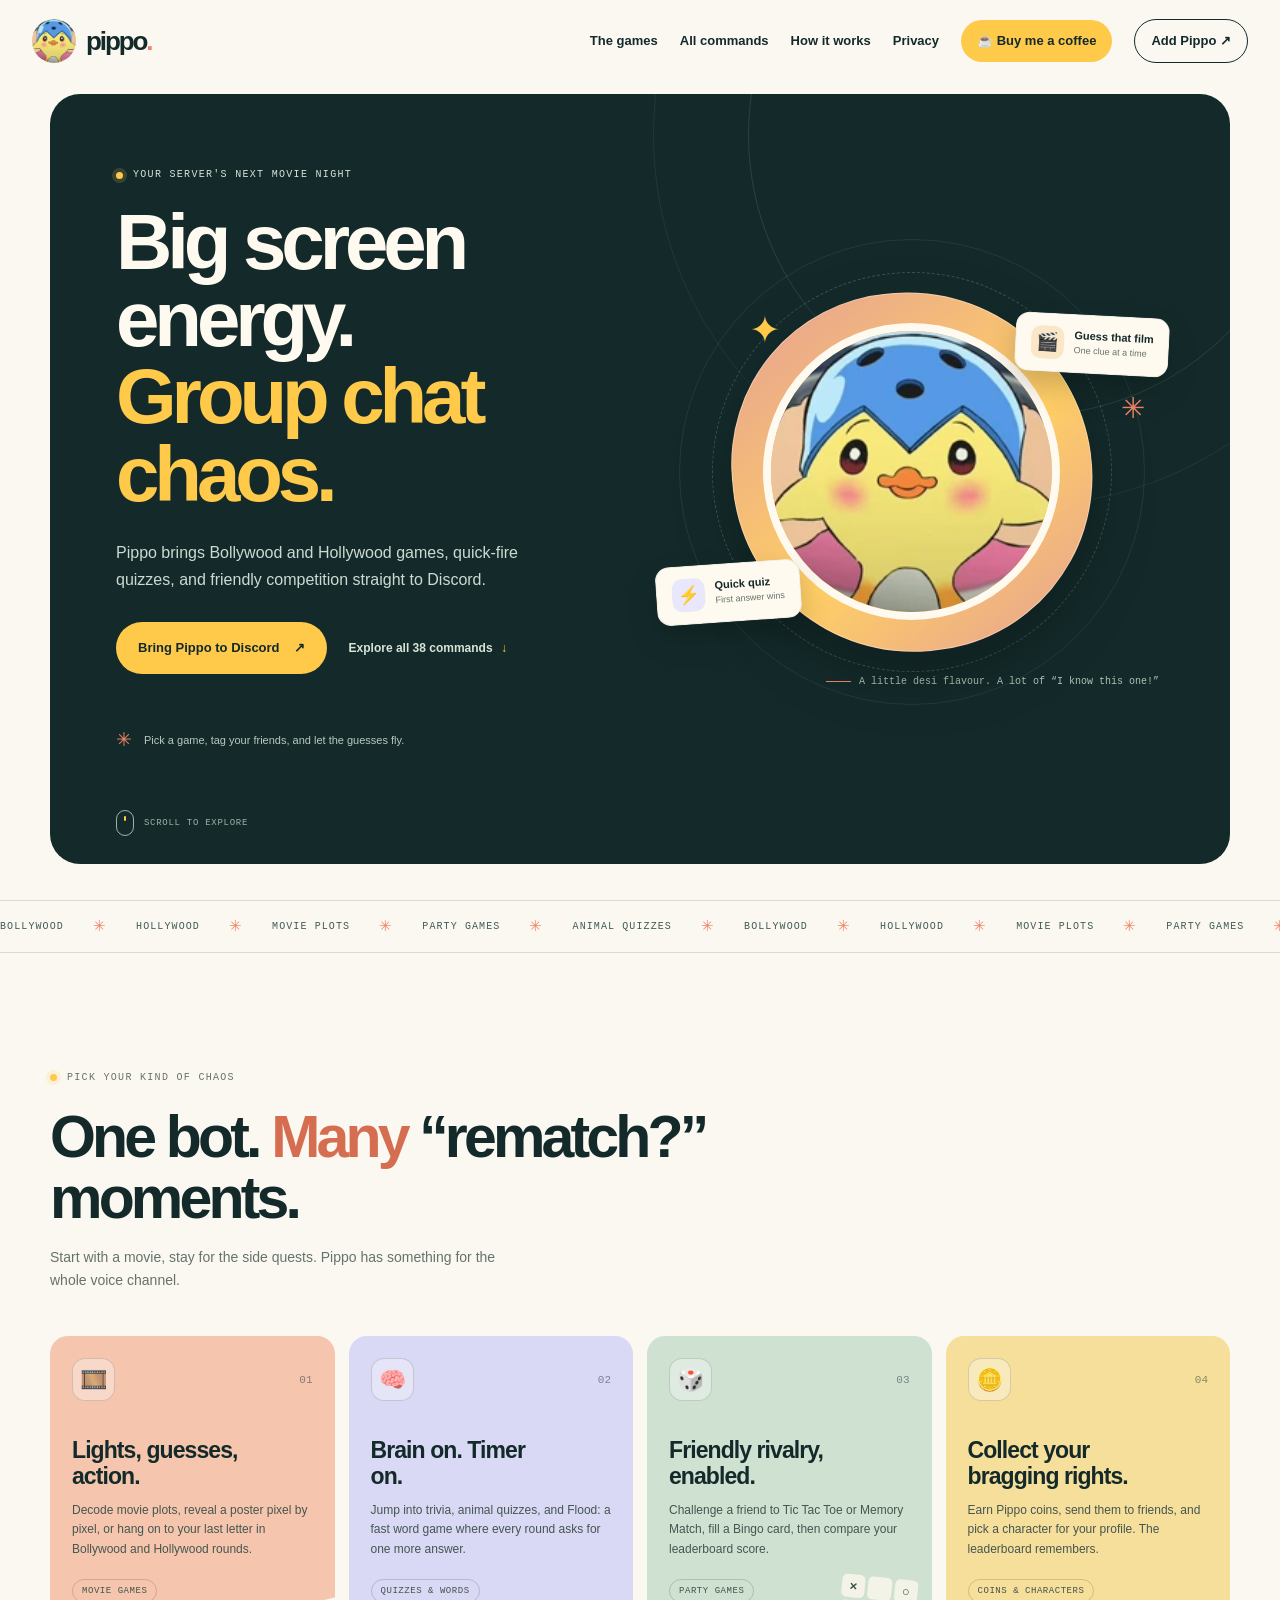
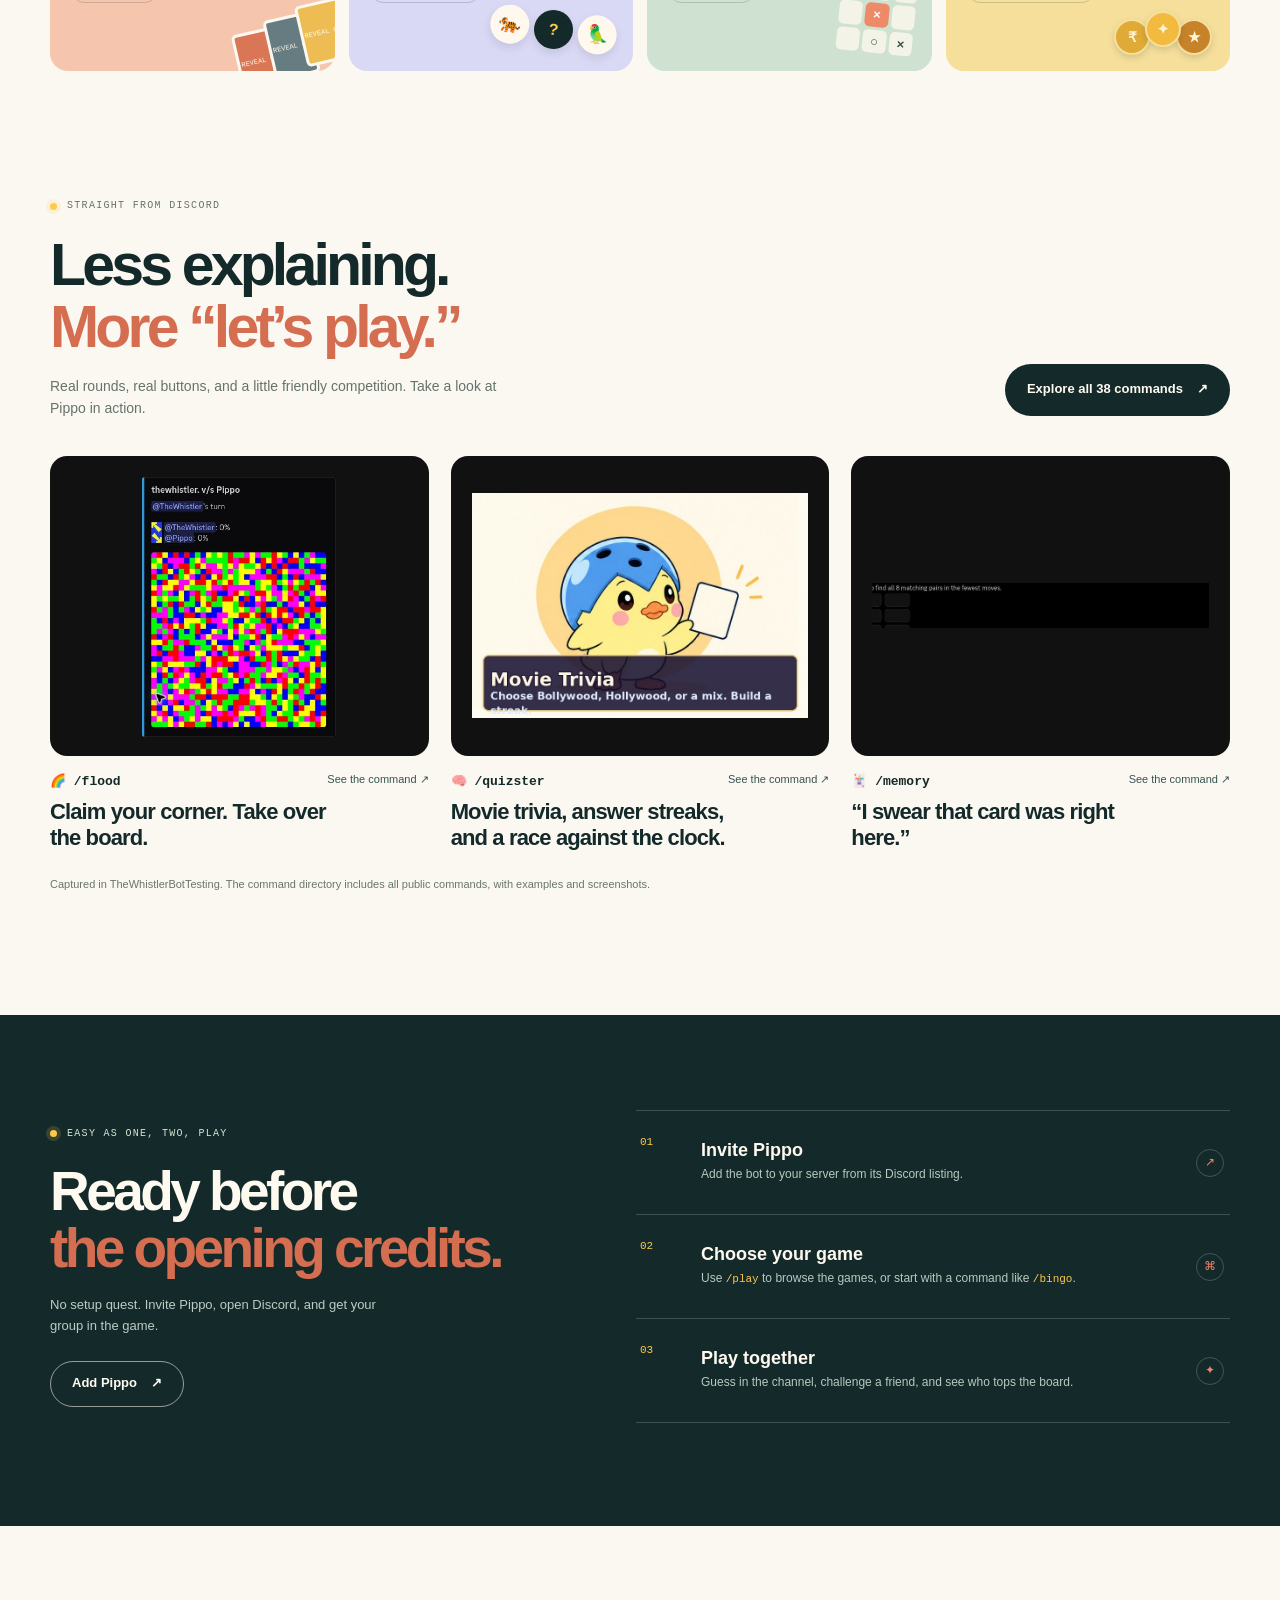
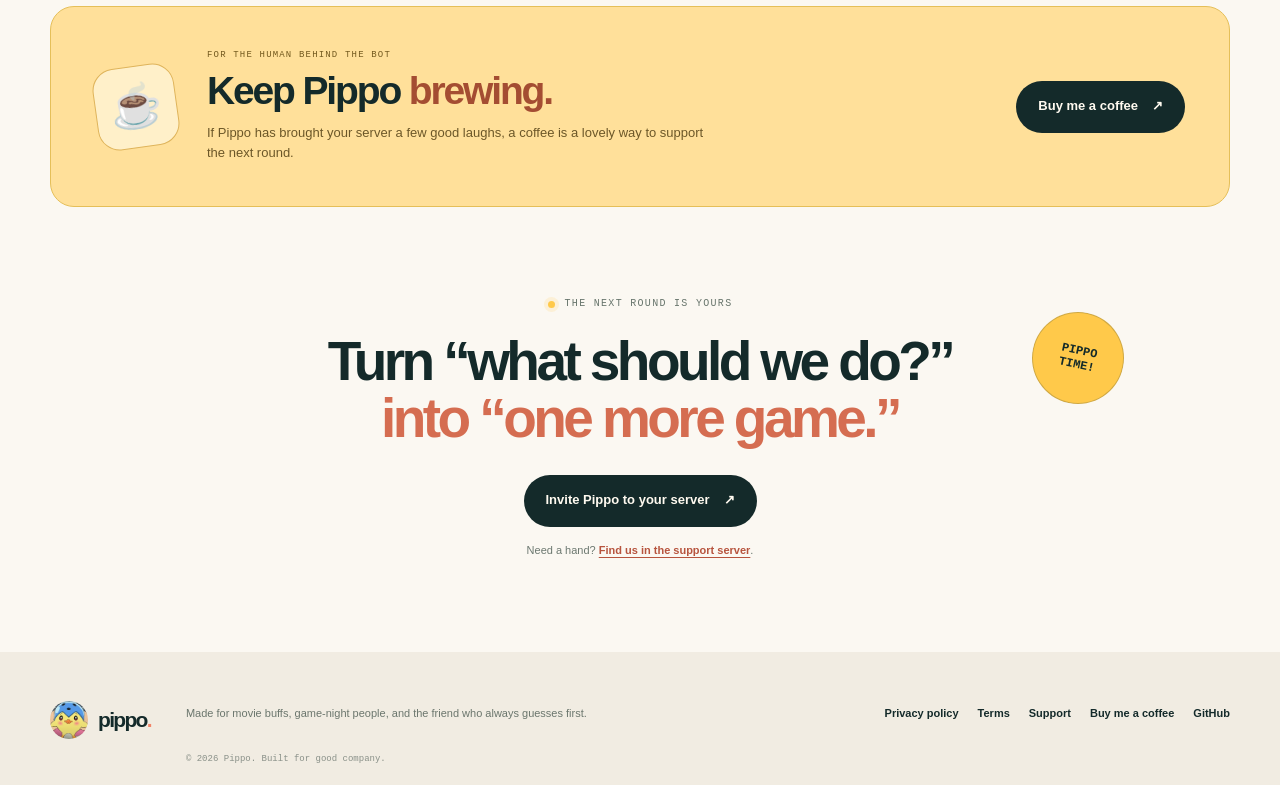
<file: index.html>
<!doctype html>
<html lang="en">
  <head>
    <meta charset="utf-8" />
    <meta name="viewport" content="width=device-width, initial-scale=1" />
    <meta name="theme-color" content="#132b2b" />
    <meta name="description" content="Bring Pippo to your Discord server for Bollywood and Hollywood movie games, quizzes, and party chaos." />
    <meta property="og:title" content="Pippo — make movie night a server event" />
    <meta property="og:description" content="Movie games, quick quizzes, and friendly competition for your Discord server." />
    <meta property="og:type" content="website" />
    <title>Pippo — movie games for your Discord</title>
    <link rel="icon" href="assets/pippo.webp" type="image/webp" />
    <link rel="stylesheet" href="styles.css" />
    <script src="script.js" defer></script>
  </head>
  <body>
    <a class="skip-link" href="#main">Skip to content</a>
    <header class="site-header">
      <a class="brand" href="./" aria-label="Pippo home">
        <img src="assets/pippo.webp" alt="Pippo mascot" width="44" height="44" />
        <span>pippo<span class="brand-dot">.</span></span>
      </a>
      <button class="menu-toggle" type="button" aria-expanded="false" aria-controls="site-nav" aria-label="Open navigation">
        <span></span><span></span>
      </button>
      <nav id="site-nav" class="site-nav" aria-label="Main navigation">
        <a href="#games">The games</a>
        <a href="commands.html">All commands</a>
        <a href="#how">How it works</a>
        <a href="privacy.html">Privacy</a>
        <a class="nav-coffee" href="https://buymeacoffee.com/thewhistler" target="_blank" rel="noreferrer">☕ Buy me a coffee</a><a class="nav-cta" href="https://top.gg/bot/1066895131485163570" target="_blank" rel="noreferrer">Add Pippo <span aria-hidden="true">↗</span></a>
      </nav>
    </header>

    <main id="main">
      <section class="hero section-wrap">
        <div class="hero-copy">
          <p class="eyebrow"><span class="eyebrow-dot"></span> Your server's next movie night</p>
          <h1>Big screen energy.<br /><span>Group chat chaos.</span></h1>
          <p class="hero-intro">Pippo brings Bollywood and Hollywood games, quick-fire quizzes, and friendly competition straight to Discord.</p>
          <div class="hero-actions">
            <a class="button button-bright" href="https://top.gg/bot/1066895131485163570" target="_blank" rel="noreferrer">Bring Pippo to Discord <span aria-hidden="true">↗</span></a>
            <a class="text-link" href="commands.html">Explore all 38 commands <span aria-hidden="true">↓</span></a>
          </div>
          <div class="hero-note"><span class="note-star">✳</span><span>Pick a game, tag your friends, and let the guesses fly.</span></div>
        </div>
        <div class="hero-art" aria-label="Pippo mascot illustration">
          <div class="art-orbit orbit-one"></div>
          <div class="art-orbit orbit-two"></div>
          <div class="art-spark spark-one">✦</div>
          <div class="art-spark spark-two">✳</div>
          <div class="mascot-frame"><img src="assets/pippo.webp" alt="Pippo, ready to play" width="520" height="520" /></div>
          <div class="floating-card movie-card"><span class="card-emoji">🎬</span><span><b>Guess that film</b><small>One clue at a time</small></span></div>
          <div class="floating-card quiz-card"><span class="card-emoji">⚡</span><span><b>Quick quiz</b><small>First answer wins</small></span></div>
          <div class="hero-caption"><span class="caption-line"></span> A little desi flavour. A lot of “I know this one!”</div>
        </div>
        <div class="hero-scroll" aria-hidden="true"><span></span> Scroll to explore</div>
      </section>

      <section class="ticker" aria-label="Pippo games">
        <div class="ticker-track"><span>Bollywood</span><i>✳</i><span>Hollywood</span><i>✳</i><span>Movie plots</span><i>✳</i><span>Party games</span><i>✳</i><span>Animal quizzes</span><i>✳</i><span>Bollywood</span><i>✳</i><span>Hollywood</span><i>✳</i><span>Movie plots</span><i>✳</i><span>Party games</span><i>✳</i></div>
      </section>

      <section id="games" class="games-section section-wrap">
        <div class="section-heading">
          <p class="eyebrow eyebrow-dark"><span class="eyebrow-dot"></span> Pick your kind of chaos</p>
          <h2>One bot. <em>Many</em> “rematch?” moments.</h2>
          <p>Start with a movie, stay for the side quests. Pippo has something for the whole voice channel.</p>
        </div>
        <div class="game-grid">
          <article class="game-card game-card-peach">
            <div class="game-card-top"><span class="game-icon">🎞️</span><span class="game-index">01</span></div>
            <h3>Lights, guesses, action.</h3>
            <p>Decode movie plots, reveal a poster pixel by pixel, or hang on to your last letter in Bollywood and Hollywood rounds.</p>
            <span class="game-tag">Movie games</span>
            <div class="poster-stack" aria-hidden="true"><span>REVEAL 01</span><span>REVEAL 02</span><span>REVEAL 03</span></div>
          </article>
          <article class="game-card game-card-lilac">
            <div class="game-card-top"><span class="game-icon">🧠</span><span class="game-index">02</span></div>
            <h3>Brain on. Timer on.</h3>
            <p>Jump into trivia, animal quizzes, and Flood: a fast word game where every round asks for one more answer.</p>
            <span class="game-tag">Quizzes & words</span>
            <div class="word-bubbles" aria-hidden="true"><span>🐅</span><span>?</span><span>🦜</span></div>
          </article>
          <article class="game-card game-card-mint">
            <div class="game-card-top"><span class="game-icon">🎲</span><span class="game-index">03</span></div>
            <h3>Friendly rivalry, enabled.</h3>
            <p>Challenge a friend to Tic Tac Toe or Memory Match, fill a Bingo card, then compare your leaderboard score.</p>
            <span class="game-tag">Party games</span>
            <div class="tic-board" aria-hidden="true"><span>×</span><span></span><span>○</span><span></span><span>×</span><span></span><span></span><span>○</span><span>×</span></div>
          </article>
          <article class="game-card game-card-yellow">
            <div class="game-card-top"><span class="game-icon">🪙</span><span class="game-index">04</span></div>
            <h3>Collect your bragging rights.</h3>
            <p>Earn Pippo coins, send them to friends, and pick a character for your profile. The leaderboard remembers.</p>
            <span class="game-tag">Coins & characters</span>
            <div class="coin-stack" aria-hidden="true"><span>₹</span><span>✦</span><span>★</span></div>
          </article>
        </div>
      </section>

      <section id="showcase" class="showcase-section section-wrap">
        <div class="showcase-heading"><div class="section-heading"><p class="eyebrow eyebrow-dark"><span class="eyebrow-dot"></span> Straight from Discord</p><h2>Less explaining.<br /><em>More “let’s play.”</em></h2><p>Real rounds, real buttons, and a little friendly competition. Take a look at Pippo in action.</p></div><a class="button button-dark" href="commands.html">Explore all 38 commands <span aria-hidden="true">↗</span></a></div>
        <div class="showcase-grid">
          <a class="showcase-card" href="commands.html#flood"><div class="showcase-image"><img src="assets/commands/flood.jpg" alt="A real Flood game in Discord with its colourful board" loading="lazy" /></div><span class="showcase-label">🌈 /flood <span>See the command ↗</span></span><h3>Claim your corner. Take over the board.</h3></a>
          <a class="showcase-card" href="commands.html#quizster"><div class="showcase-image"><img src="assets/commands/quizster.png" alt="Pippo’s Quizster movie trivia artwork" loading="lazy" /></div><span class="showcase-label">🧠 /quizster <span>See the command ↗</span></span><h3>Movie trivia, answer streaks, and a race against the clock.</h3></a>
          <a class="showcase-card" href="commands.html#memory"><div class="showcase-image"><img src="assets/commands/memory.jpg" alt="Pippo’s Memory Match card grid in Discord" loading="lazy" /></div><span class="showcase-label">🃏 /memory <span>See the command ↗</span></span><h3>“I swear that card was right here.”</h3></a>
        </div>
        <p class="capture-note">Captured in TheWhistlerBotTesting. The command directory includes all public commands, with examples and screenshots.</p>
      </section>

      <section id="how" class="how-section">
        <div class="how-inner section-wrap">
          <div class="how-title">
            <p class="eyebrow"><span class="eyebrow-dot"></span> Easy as one, two, play</p>
            <h2>Ready before<br /><em>the opening credits.</em></h2>
            <p>No setup quest. Invite Pippo, open Discord, and get your group in the game.</p>
            <a class="button button-outline" href="https://top.gg/bot/1066895131485163570" target="_blank" rel="noreferrer">Add Pippo <span aria-hidden="true">↗</span></a>
          </div>
          <div class="steps">
            <article class="step"><span class="step-number">01</span><div><h3>Invite Pippo</h3><p>Add the bot to your server from its Discord listing.</p></div><span class="step-mark">↗</span></article>
            <article class="step"><span class="step-number">02</span><div><h3>Choose your game</h3><p>Use <code>/play</code> to browse the games, or start with a command like <code>/bingo</code>.</p></div><span class="step-mark">⌘</span></article>
            <article class="step"><span class="step-number">03</span><div><h3>Play together</h3><p>Guess in the channel, challenge a friend, and see who tops the board.</p></div><span class="step-mark">✦</span></article>
          </div>
        </div>
      </section>

      <section id="support" class="coffee-section section-wrap" aria-labelledby="coffee-title"><div class="coffee-cup" aria-hidden="true">☕</div><div><p class="eyebrow eyebrow-dark">For the human behind the bot</p><h2 id="coffee-title">Keep Pippo <em>brewing.</em></h2><p>If Pippo has brought your server a few good laughs, a coffee is a lovely way to support the next round.</p></div><a class="button button-dark" href="https://buymeacoffee.com/thewhistler" target="_blank" rel="noreferrer">Buy me a coffee <span aria-hidden="true">↗</span></a></section>

      <section class="final-cta section-wrap">
        <div class="cta-sticker">PIPPO<br />TIME!</div>
        <p class="eyebrow eyebrow-dark"><span class="eyebrow-dot"></span> The next round is yours</p>
        <h2>Turn “what should we do?”<br /><em>into “one more game.”</em></h2>
        <a class="button button-dark" href="https://top.gg/bot/1066895131485163570" target="_blank" rel="noreferrer">Invite Pippo to your server <span aria-hidden="true">↗</span></a>
        <p class="support-line">Need a hand? <a href="https://discord.gg/ugcEEd8pAP" target="_blank" rel="noreferrer">Find us in the support server</a>.</p>
      </section>
    </main>

    <footer class="site-footer">
      <div class="footer-inner section-wrap">
        <a class="brand footer-brand" href="./"><img src="assets/pippo.webp" alt="" width="38" height="38" /><span>pippo<span class="brand-dot">.</span></span></a>
        <p>Made for movie buffs, game-night people, and the friend who always guesses first.</p>
        <nav aria-label="Footer navigation"><a href="privacy.html">Privacy policy</a><a href="terms.html">Terms</a><a href="https://discord.gg/ugcEEd8pAP" target="_blank" rel="noreferrer">Support</a><a href="https://buymeacoffee.com/thewhistler" target="_blank" rel="noreferrer">Buy me a coffee</a><a href="https://github.com/NavSrijan/Pippo" target="_blank" rel="noreferrer">GitHub</a></nav>
        <small>© <span data-year>2026</span> Pippo. Built for good company.</small>
      </div>
    </footer>
  </body>
</html>
</file>
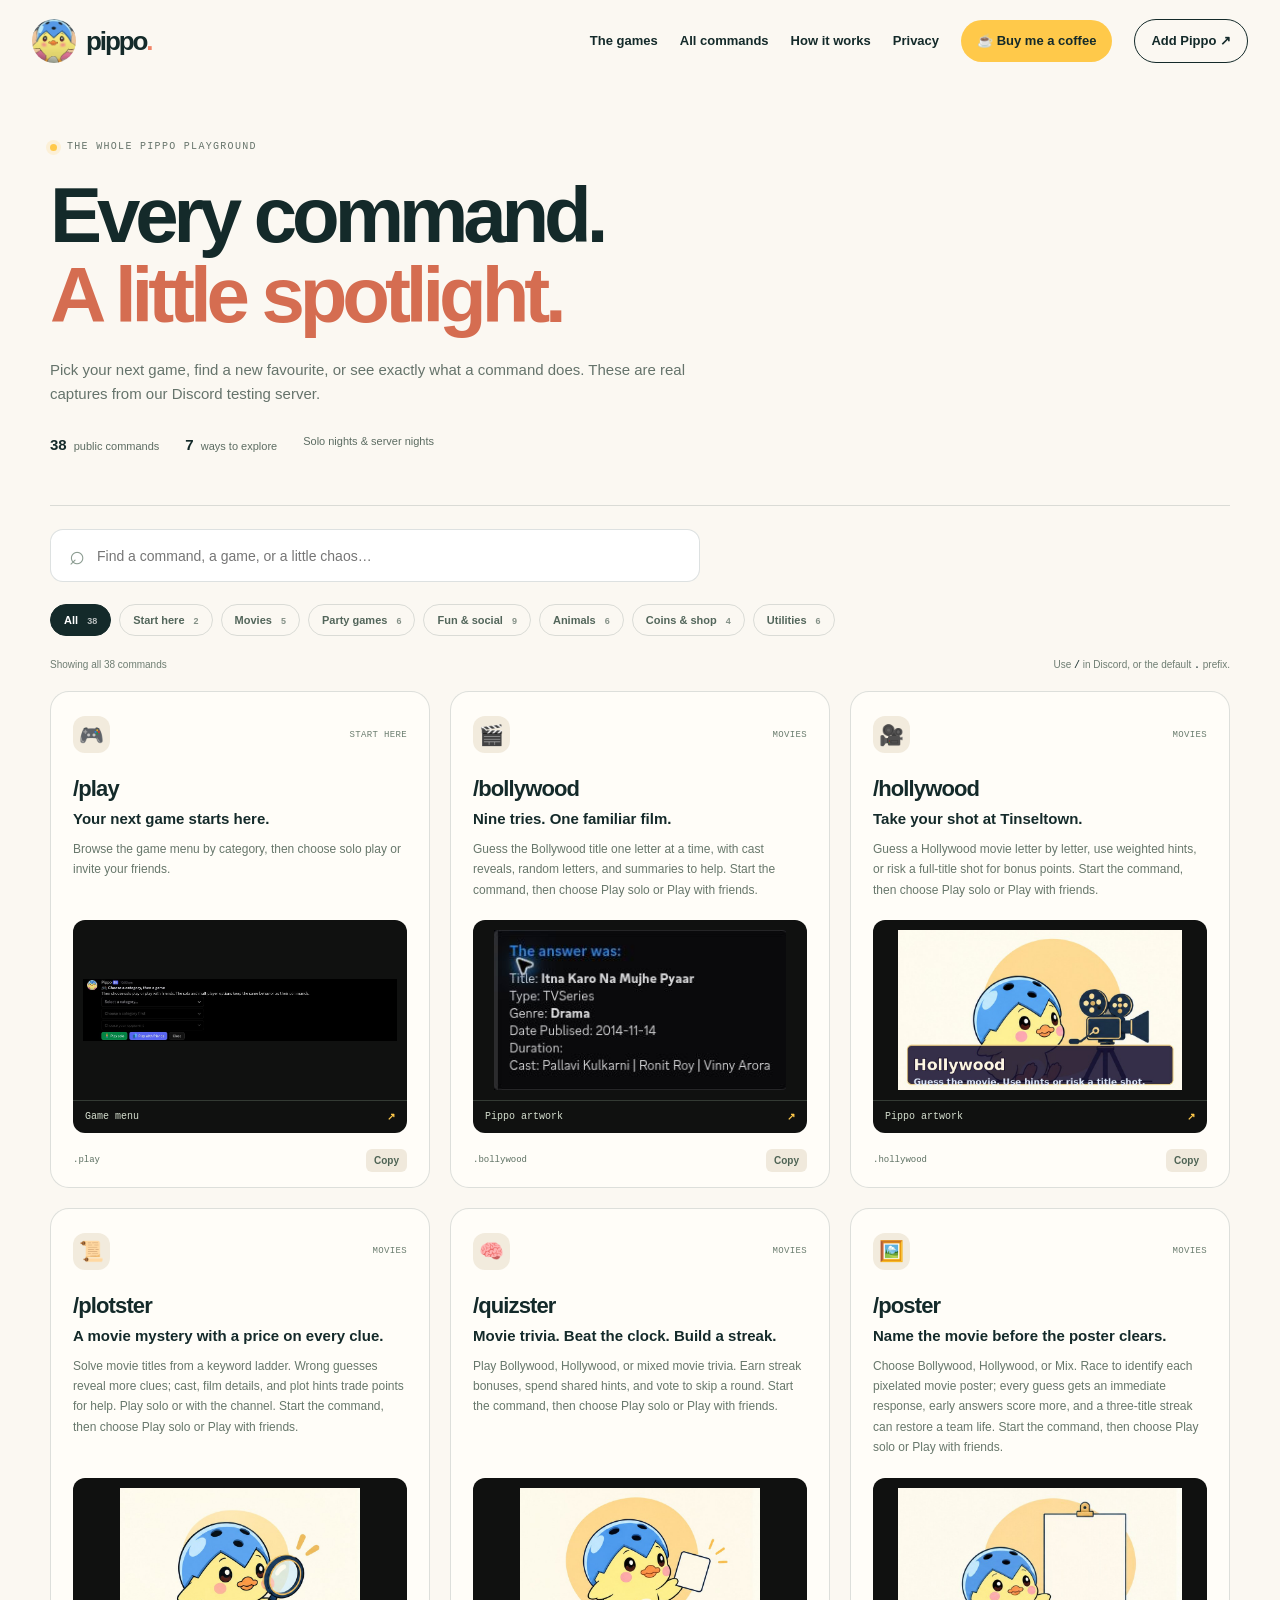
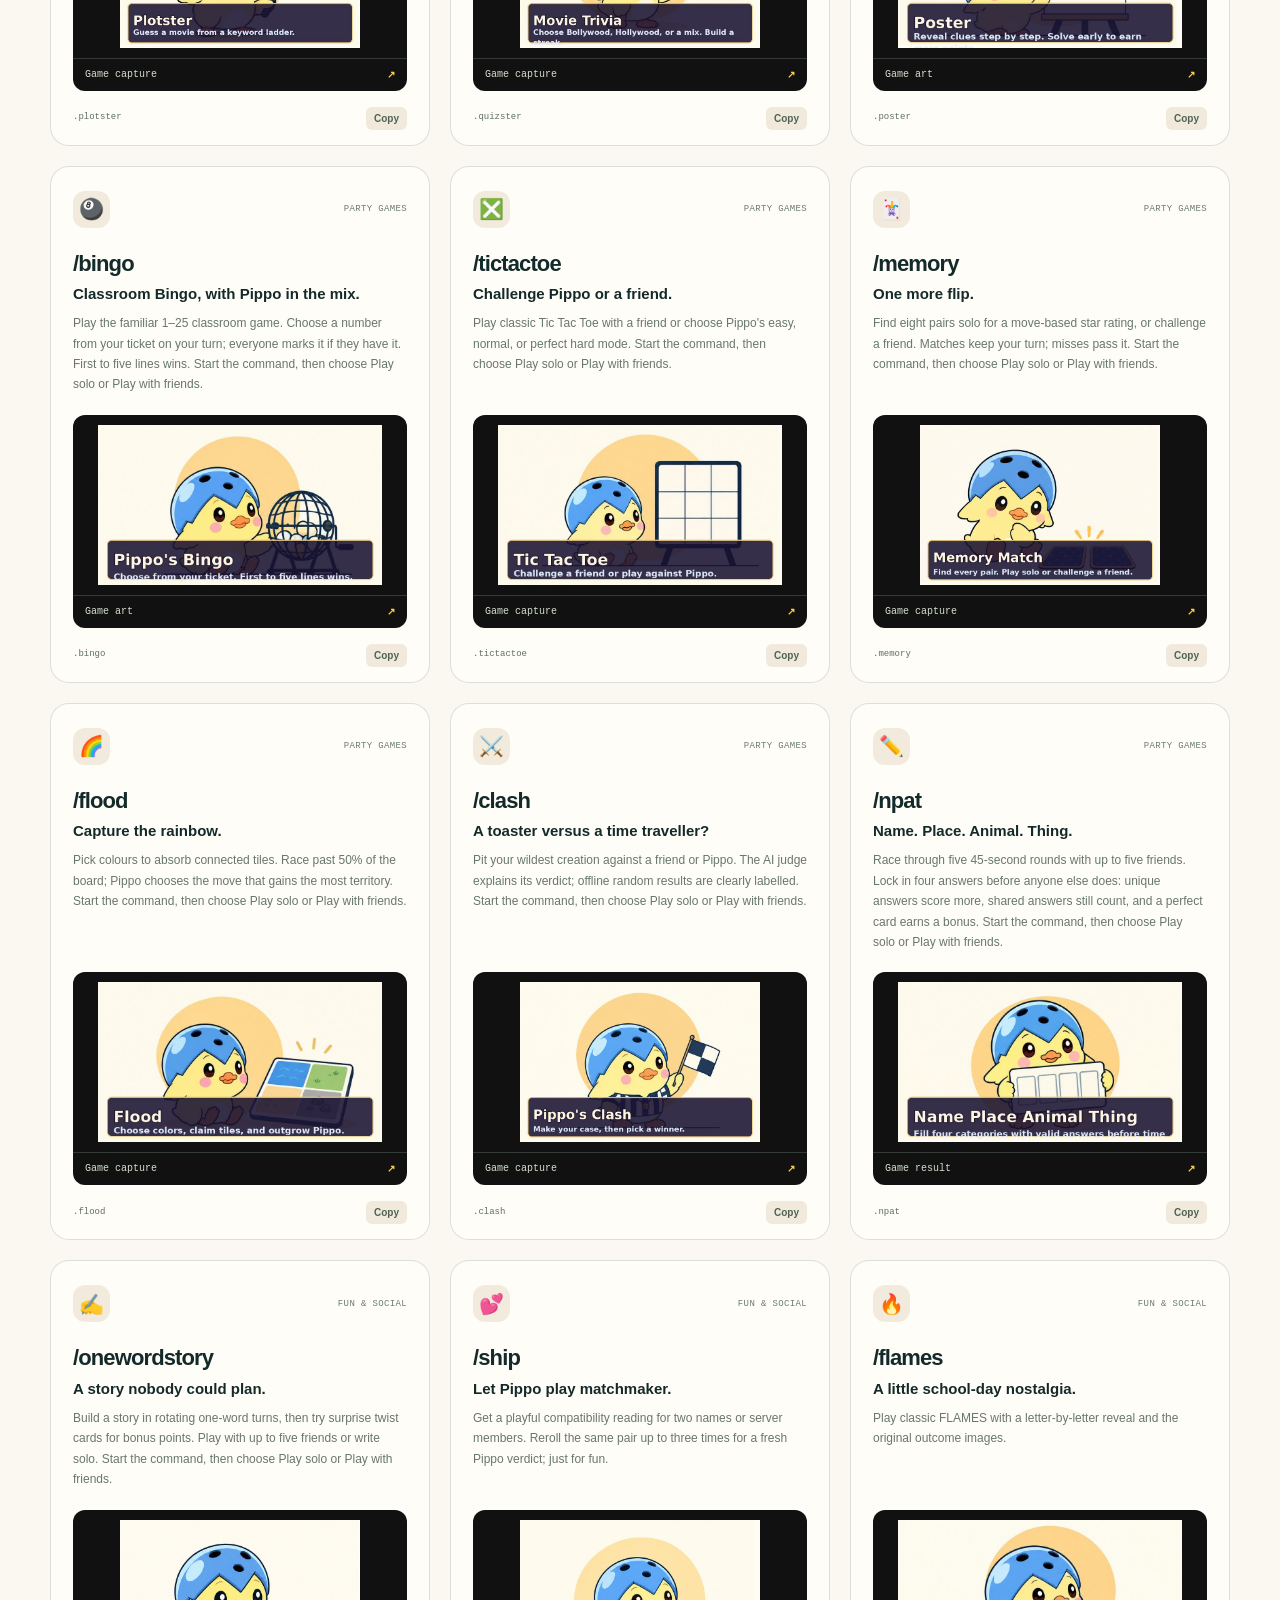
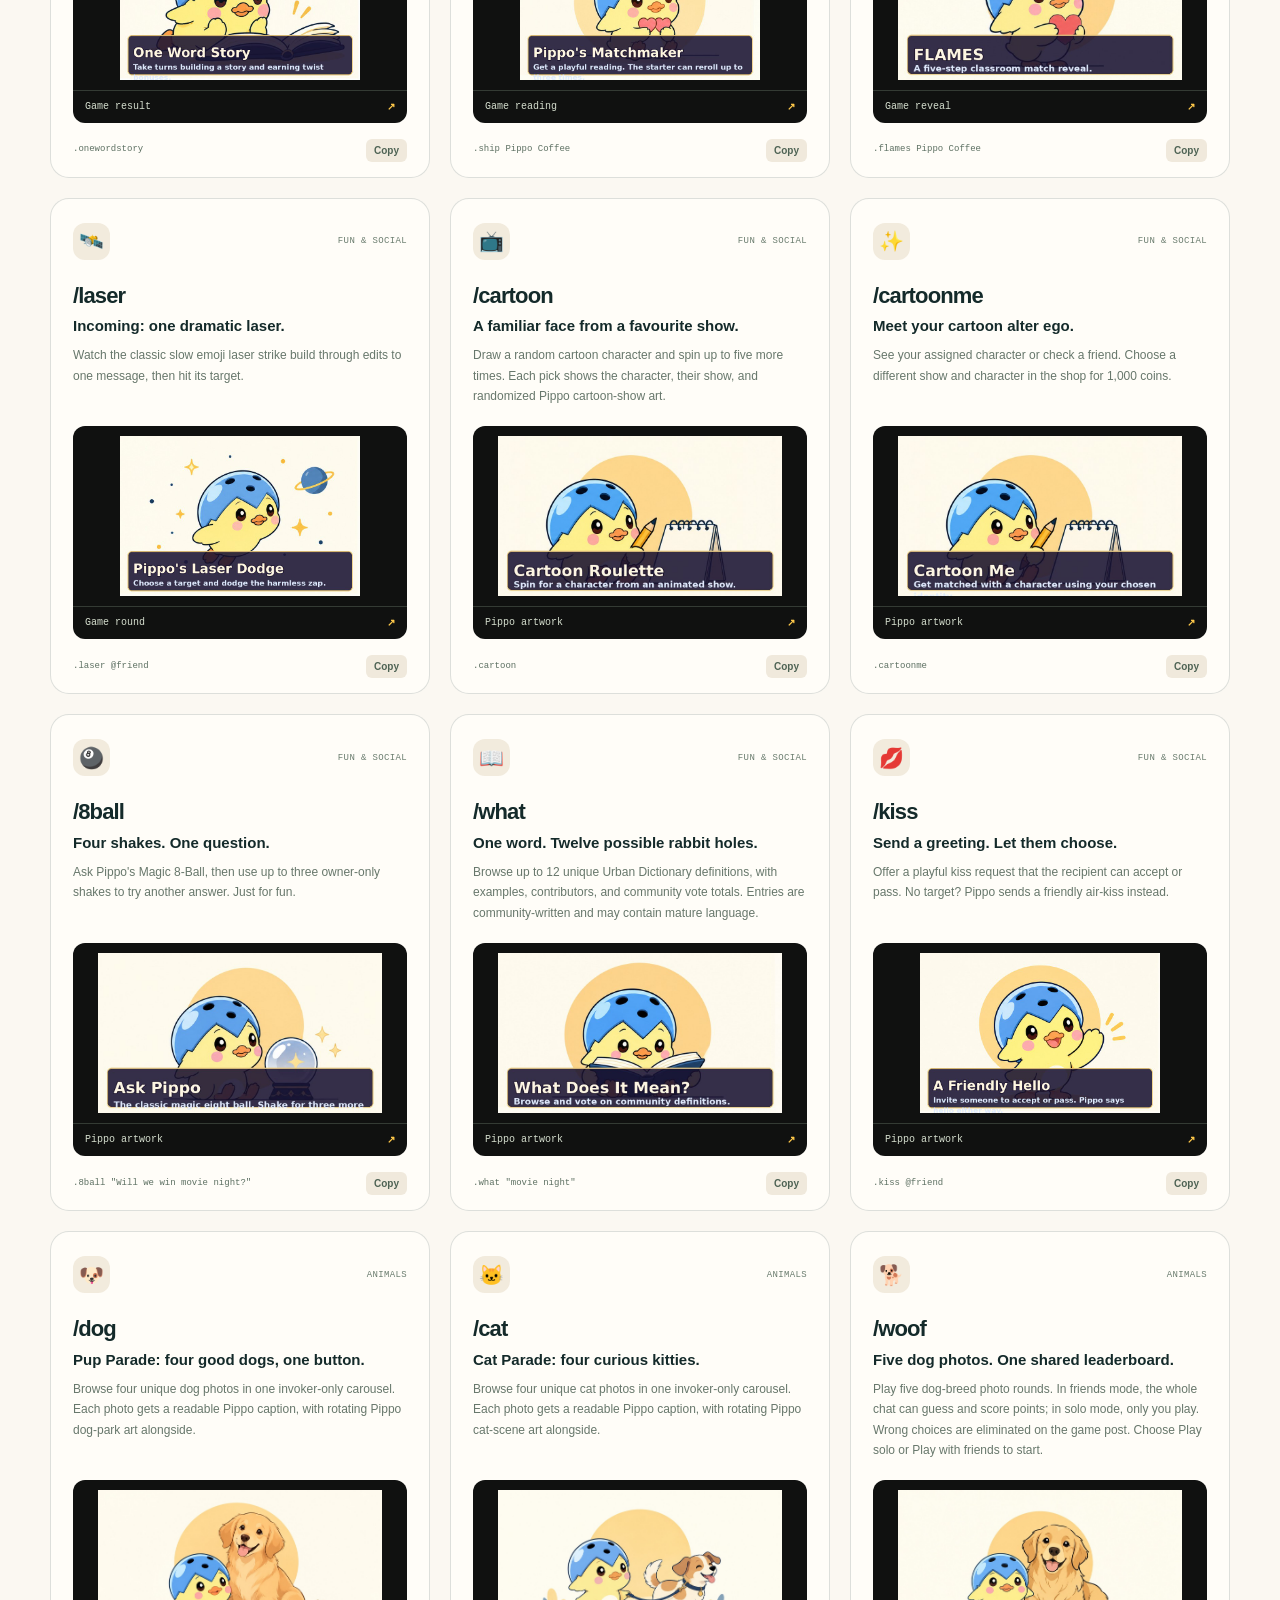
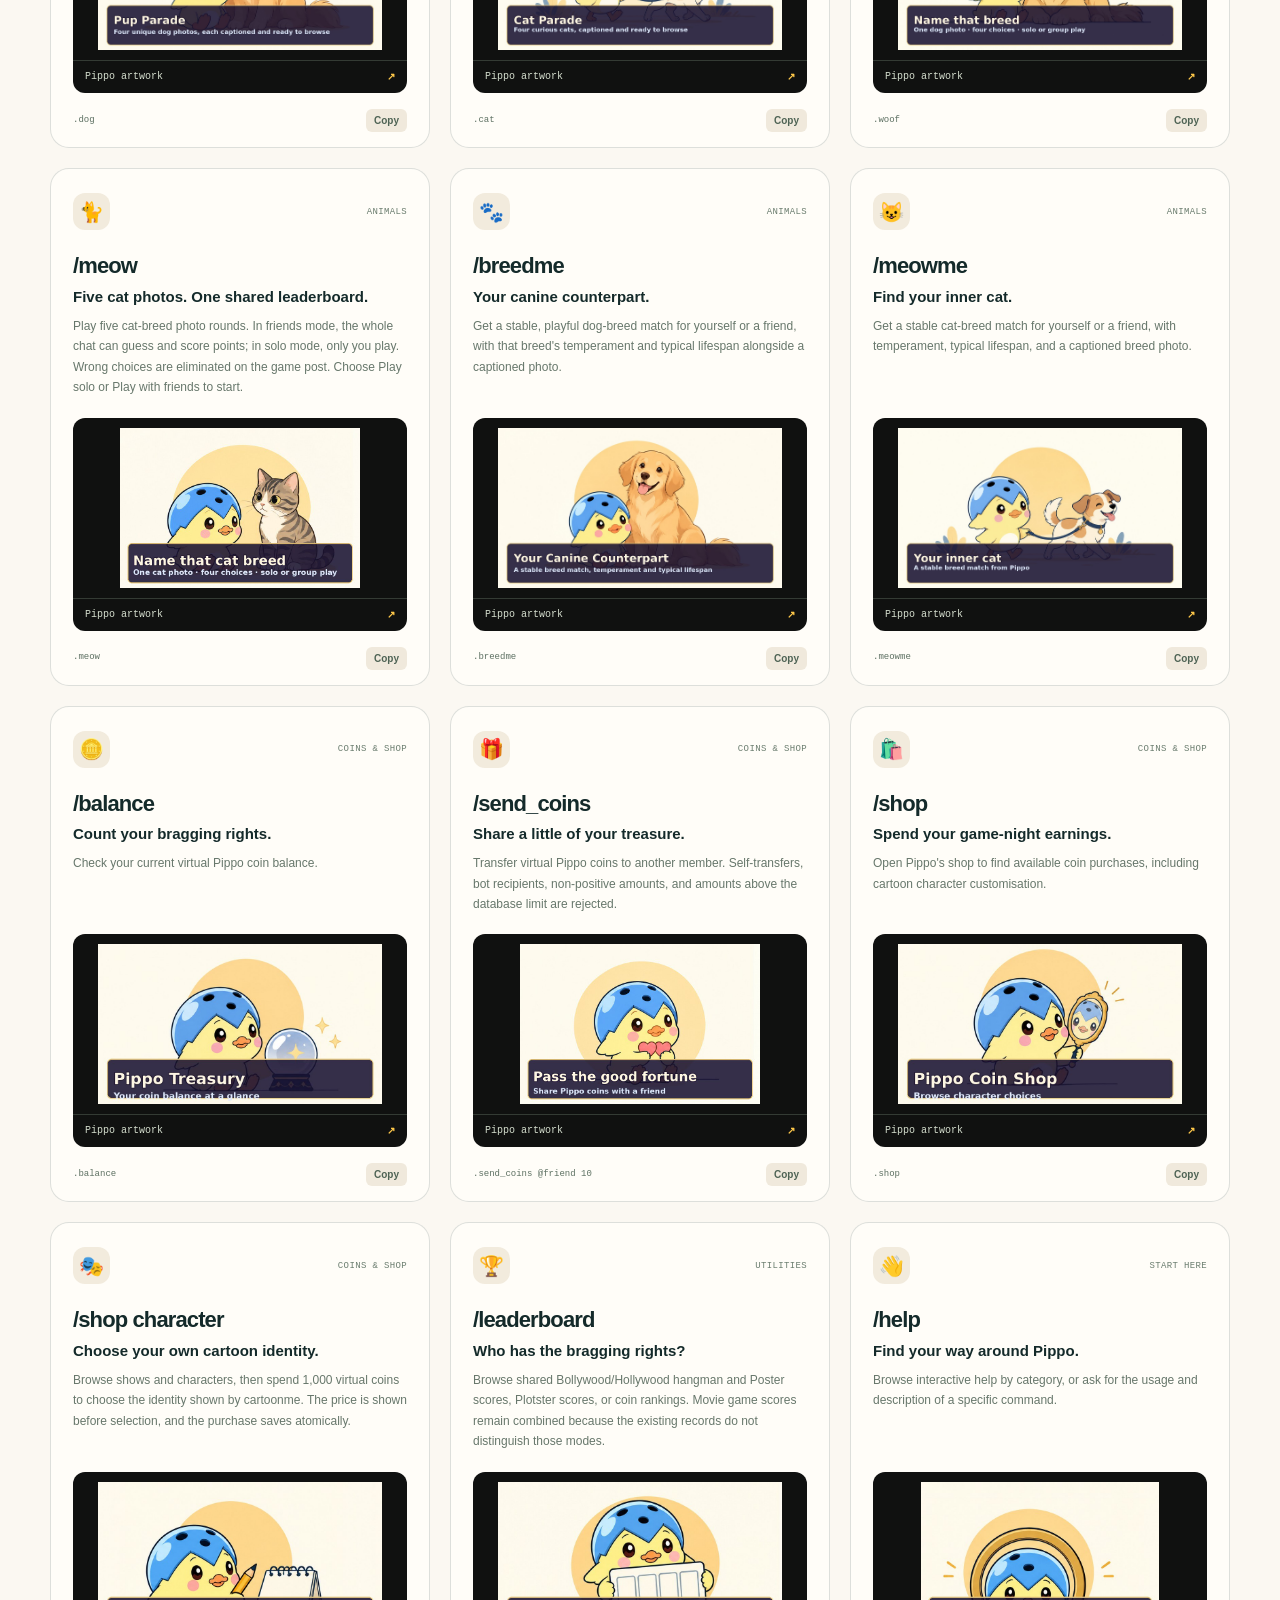
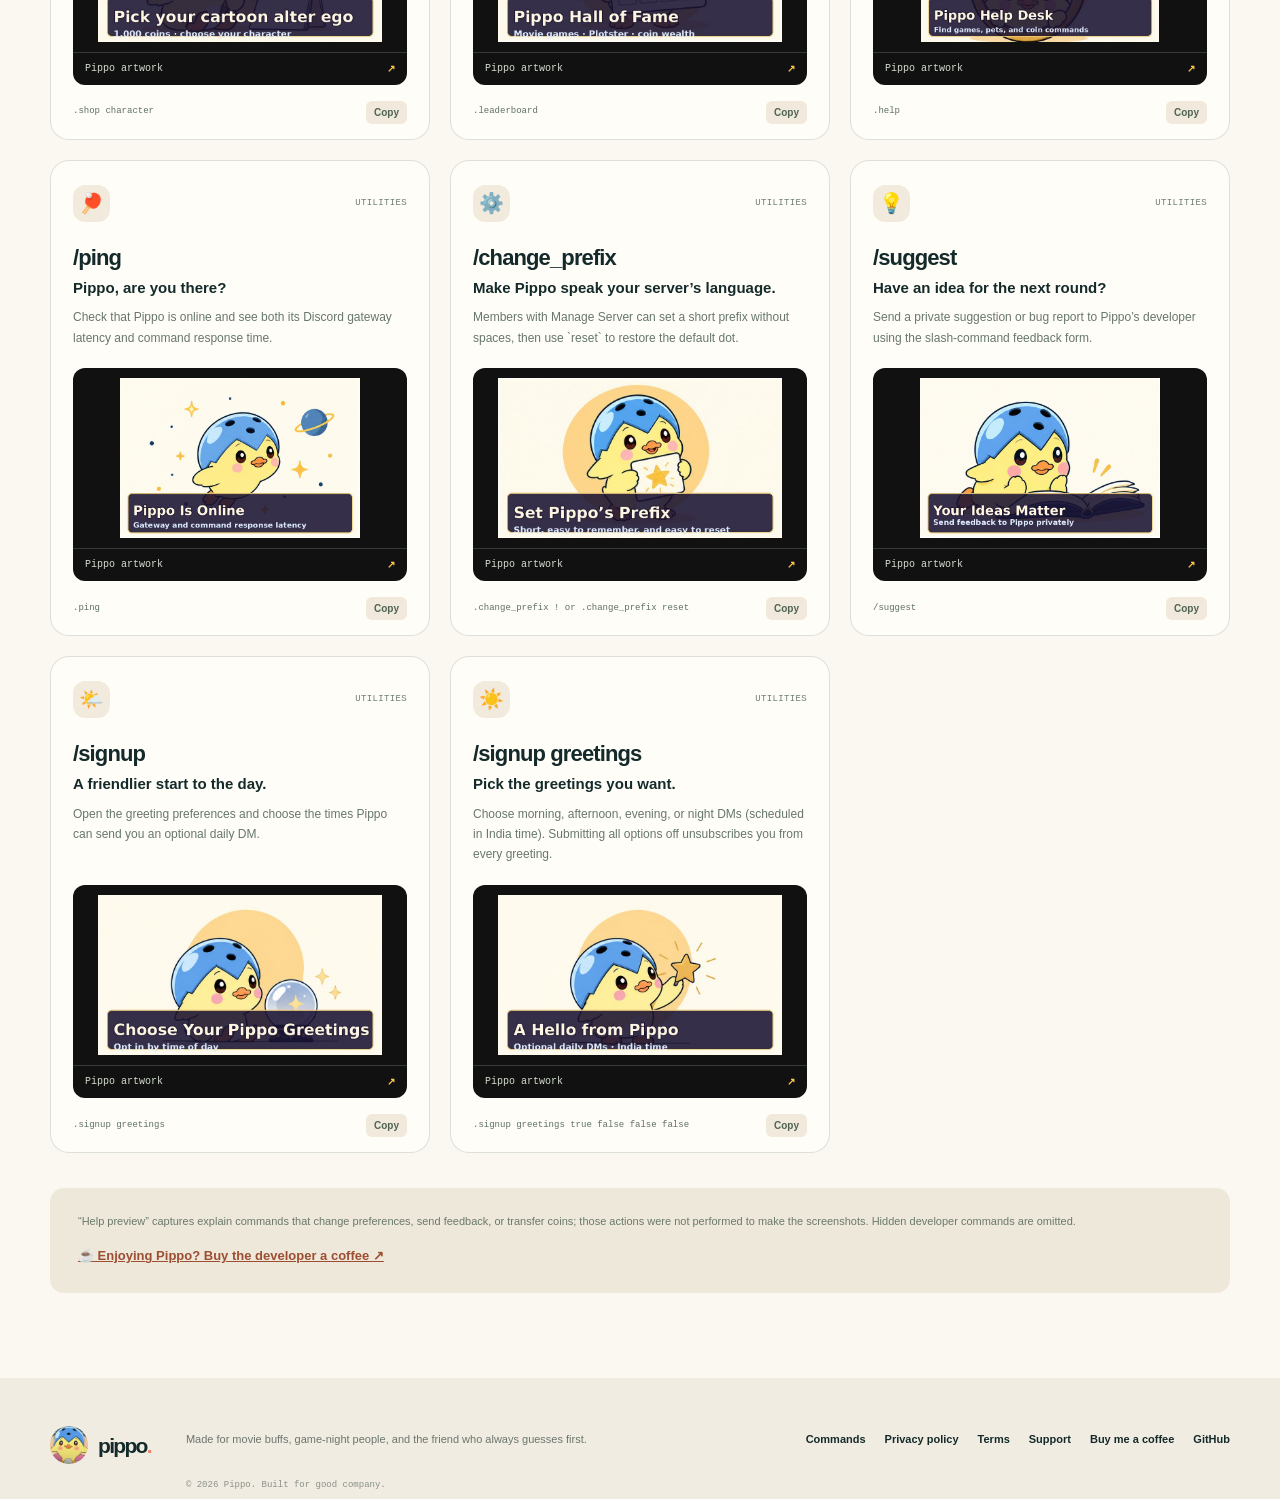
<file: commands.html>
<!doctype html><html lang="en"><head><meta charset="utf-8"/><meta name="viewport" content="width=device-width, initial-scale=1"/><meta name="theme-color" content="#132b2b"/><meta name="description" content="Explore every Pippo command with real Discord screenshots, examples, and game previews."/><title>All commands — Pippo</title><link rel="icon" href="assets/pippo.webp" type="image/webp"/><link rel="stylesheet" href="styles.css"/><script src="script.js" defer></script><script src="commands.js" defer></script></head><body><a class="skip-link" href="#main">Skip to content</a>    <header class="site-header">
      <a class="brand" href="./" aria-label="Pippo home">
        <img src="assets/pippo.webp" alt="Pippo mascot" width="44" height="44" />
        <span>pippo<span class="brand-dot">.</span></span>
      </a>
      <button class="menu-toggle" type="button" aria-expanded="false" aria-controls="site-nav" aria-label="Open navigation">
        <span></span><span></span>
      </button>
      <nav id="site-nav" class="site-nav" aria-label="Main navigation">
        <a href="index.html#games">The games</a>
        <a href="commands.html">All commands</a>
        <a href="index.html#how">How it works</a>
        <a href="privacy.html">Privacy</a>
        <a class="nav-coffee" href="https://buymeacoffee.com/thewhistler" target="_blank" rel="noreferrer">☕ Buy me a coffee</a><a class="nav-cta" href="https://top.gg/bot/1066895131485163570" target="_blank" rel="noreferrer">Add Pippo <span aria-hidden="true">↗</span></a>
      </nav>
    </header>

<main id="main" class="command-main section-wrap"><header class="command-heading"><p class="eyebrow eyebrow-dark"><span class="eyebrow-dot"></span> The whole Pippo playground</p><h1>Every command.<br/><em>A little spotlight.</em></h1><p>Pick your next game, find a new favourite, or see exactly what a command does. These are real captures from our Discord testing server.</p><div class="catalog-stats"><span><b>38</b> public commands</span><span><b>7</b> ways to explore</span><span>Solo nights &amp; server nights</span></div></header>
<section class="catalog" aria-label="Command directory"><div class="catalog-tools"><label class="command-search"><span aria-hidden="true">⌕</span><span class="visually-hidden">Search commands</span><input id="command-search" type="search" placeholder="Find a command, a game, or a little chaos…" autocomplete="off"/></label><div class="command-filters" aria-label="Filter commands by category"><button type="button" class="is-active" data-filter="all" aria-pressed="true">All <span>38</span></button><button type="button" data-filter="Start here" aria-pressed="false">Start here <span>2</span></button><button type="button" data-filter="Movies" aria-pressed="false">Movies <span>5</span></button><button type="button" data-filter="Party games" aria-pressed="false">Party games <span>6</span></button><button type="button" data-filter="Fun &amp; social" aria-pressed="false">Fun &amp; social <span>9</span></button><button type="button" data-filter="Animals" aria-pressed="false">Animals <span>6</span></button><button type="button" data-filter="Coins &amp; shop" aria-pressed="false">Coins &amp; shop <span>4</span></button><button type="button" data-filter="Utilities" aria-pressed="false">Utilities <span>6</span></button></div><div class="catalog-meta"><p id="result-count" role="status" aria-live="polite">Showing all 38 commands</p><p>Use <code>/</code> in Discord, or the default <code>.</code> prefix.</p></div></div><div class="command-grid"><article class="command-card" id="play" data-category="Start here" data-search="play your next game starts here. browse the game menu by category, then choose solo play or invite your friends. start here"><div class="command-card-heading"><span class="command-emoji" aria-hidden="true">🎮</span><span class="command-category">Start here</span></div><h2><code>/play</code></h2><h3>Your next game starts here.</h3><p>Browse the game menu by category, then choose solo play or invite your friends.</p><button type="button" class="command-preview" data-open="detail-play" aria-label="View play preview and example"><img src="assets/commands/play.jpg" alt="Pippo play preview" loading="lazy" width="640" height="340"/><span>Game menu<b aria-hidden="true">↗</b></span></button><div class="command-card-bottom"><code>.play</code><button type="button" data-copy=".play" aria-label="Copy play example">Copy</button></div></article><article class="command-card" id="bollywood" data-category="Movies" data-search="bollywood nine tries. one familiar film. guess the bollywood title one letter at a time, with cast reveals, random letters, and summaries to help. start the command, then choose play solo or play with friends. movies"><div class="command-card-heading"><span class="command-emoji" aria-hidden="true">🎬</span><span class="command-category">Movies</span></div><h2><code>/bollywood</code></h2><h3>Nine tries. One familiar film.</h3><p>Guess the Bollywood title one letter at a time, with cast reveals, random letters, and summaries to help. Start the command, then choose Play solo or Play with friends.</p><button type="button" class="command-preview" data-open="detail-bollywood" aria-label="View bollywood preview and example"><img src="assets/commands/bollywood.jpg" alt="Pippo bollywood preview" loading="lazy" width="640" height="340"/><span>Pippo artwork<b aria-hidden="true">↗</b></span></button><div class="command-card-bottom"><code>.bollywood</code><button type="button" data-copy=".bollywood" aria-label="Copy bollywood example">Copy</button></div></article><article class="command-card" id="hollywood" data-category="Movies" data-search="hollywood take your shot at tinseltown. guess a hollywood movie letter by letter, use weighted hints, or risk a full-title shot for bonus points. start the command, then choose play solo or play with friends. movies"><div class="command-card-heading"><span class="command-emoji" aria-hidden="true">🎥</span><span class="command-category">Movies</span></div><h2><code>/hollywood</code></h2><h3>Take your shot at Tinseltown.</h3><p>Guess a Hollywood movie letter by letter, use weighted hints, or risk a full-title shot for bonus points. Start the command, then choose Play solo or Play with friends.</p><button type="button" class="command-preview" data-open="detail-hollywood" aria-label="View hollywood preview and example"><img src="assets/commands/hollywood.png" alt="Pippo hollywood preview" loading="lazy" width="640" height="340"/><span>Pippo artwork<b aria-hidden="true">↗</b></span></button><div class="command-card-bottom"><code>.hollywood</code><button type="button" data-copy=".hollywood" aria-label="Copy hollywood example">Copy</button></div></article><article class="command-card" id="plotster" data-category="Movies" data-search="plotster a movie mystery with a price on every clue. solve movie titles from a keyword ladder. wrong guesses reveal more clues; cast, film details, and plot hints trade points for help. play solo or with the channel. start the command, then choose play solo or play with friends. movies"><div class="command-card-heading"><span class="command-emoji" aria-hidden="true">📜</span><span class="command-category">Movies</span></div><h2><code>/plotster</code></h2><h3>A movie mystery with a price on every clue.</h3><p>Solve movie titles from a keyword ladder. Wrong guesses reveal more clues; cast, film details, and plot hints trade points for help. Play solo or with the channel. Start the command, then choose Play solo or Play with friends.</p><button type="button" class="command-preview" data-open="detail-plotster" aria-label="View plotster preview and example"><img src="assets/commands/plotster.png" alt="Pippo plotster preview" loading="lazy" width="640" height="340"/><span>Game capture<b aria-hidden="true">↗</b></span></button><div class="command-card-bottom"><code>.plotster</code><button type="button" data-copy=".plotster" aria-label="Copy plotster example">Copy</button></div></article><article class="command-card" id="quizster" data-category="Movies" data-search="quizster movie trivia. beat the clock. build a streak. play bollywood, hollywood, or mixed movie trivia. earn streak bonuses, spend shared hints, and vote to skip a round. start the command, then choose play solo or play with friends. movies"><div class="command-card-heading"><span class="command-emoji" aria-hidden="true">🧠</span><span class="command-category">Movies</span></div><h2><code>/quizster</code></h2><h3>Movie trivia. Beat the clock. Build a streak.</h3><p>Play Bollywood, Hollywood, or mixed movie trivia. Earn streak bonuses, spend shared hints, and vote to skip a round. Start the command, then choose Play solo or Play with friends.</p><button type="button" class="command-preview" data-open="detail-quizster" aria-label="View quizster preview and example"><img src="assets/commands/quizster.png" alt="Pippo quizster preview" loading="lazy" width="640" height="340"/><span>Game capture<b aria-hidden="true">↗</b></span></button><div class="command-card-bottom"><code>.quizster</code><button type="button" data-copy=".quizster" aria-label="Copy quizster example">Copy</button></div></article><article class="command-card" id="poster" data-category="Movies" data-search="poster name the movie before the poster clears. choose bollywood, hollywood, or mix. race to identify each pixelated movie poster; every guess gets an immediate response, early answers score more, and a three-title streak can restore a team life. start the command, then choose play solo or play with friends. movies"><div class="command-card-heading"><span class="command-emoji" aria-hidden="true">🖼️</span><span class="command-category">Movies</span></div><h2><code>/poster</code></h2><h3>Name the movie before the poster clears.</h3><p>Choose Bollywood, Hollywood, or Mix. Race to identify each pixelated movie poster; every guess gets an immediate response, early answers score more, and a three-title streak can restore a team life. Start the command, then choose Play solo or Play with friends.</p><button type="button" class="command-preview" data-open="detail-poster" aria-label="View poster preview and example"><img src="assets/commands/poster-preview.jpg" alt="Pippo poster preview" loading="lazy" width="640" height="340"/><span>Game art<b aria-hidden="true">↗</b></span></button><div class="command-card-bottom"><code>.poster</code><button type="button" data-copy=".poster" aria-label="Copy poster example">Copy</button></div></article><article class="command-card" id="bingo" data-category="Party games" data-search="bingo classroom bingo, with pippo in the mix. play the familiar 1–25 classroom game. choose a number from your ticket on your turn; everyone marks it if they have it. first to five lines wins. start the command, then choose play solo or play with friends. party games"><div class="command-card-heading"><span class="command-emoji" aria-hidden="true">🎱</span><span class="command-category">Party games</span></div><h2><code>/bingo</code></h2><h3>Classroom Bingo, with Pippo in the mix.</h3><p>Play the familiar 1–25 classroom game. Choose a number from your ticket on your turn; everyone marks it if they have it. First to five lines wins. Start the command, then choose Play solo or Play with friends.</p><button type="button" class="command-preview" data-open="detail-bingo" aria-label="View bingo preview and example"><img src="assets/commands/bingo-preview.jpg" alt="Pippo bingo preview" loading="lazy" width="640" height="340"/><span>Game art<b aria-hidden="true">↗</b></span></button><div class="command-card-bottom"><code>.bingo</code><button type="button" data-copy=".bingo" aria-label="Copy bingo example">Copy</button></div></article><article class="command-card" id="tictactoe" data-category="Party games" data-search="tictactoe challenge pippo or a friend. play classic tic tac toe with a friend or choose pippo&#x27;s easy, normal, or perfect hard mode. start the command, then choose play solo or play with friends. party games"><div class="command-card-heading"><span class="command-emoji" aria-hidden="true">❎</span><span class="command-category">Party games</span></div><h2><code>/tictactoe</code></h2><h3>Challenge Pippo or a friend.</h3><p>Play classic Tic Tac Toe with a friend or choose Pippo&#x27;s easy, normal, or perfect hard mode. Start the command, then choose Play solo or Play with friends.</p><button type="button" class="command-preview" data-open="detail-tictactoe" aria-label="View tictactoe preview and example"><img src="assets/commands/tictactoe-preview.jpg" alt="Pippo tictactoe preview" loading="lazy" width="640" height="340"/><span>Game capture<b aria-hidden="true">↗</b></span></button><div class="command-card-bottom"><code>.tictactoe</code><button type="button" data-copy=".tictactoe" aria-label="Copy tictactoe example">Copy</button></div></article><article class="command-card" id="memory" data-category="Party games" data-search="memory one more flip. find eight pairs solo for a move-based star rating, or challenge a friend. matches keep your turn; misses pass it. start the command, then choose play solo or play with friends. party games"><div class="command-card-heading"><span class="command-emoji" aria-hidden="true">🃏</span><span class="command-category">Party games</span></div><h2><code>/memory</code></h2><h3>One more flip.</h3><p>Find eight pairs solo for a move-based star rating, or challenge a friend. Matches keep your turn; misses pass it. Start the command, then choose Play solo or Play with friends.</p><button type="button" class="command-preview" data-open="detail-memory" aria-label="View memory preview and example"><img src="assets/commands/memory-preview.jpg" alt="Pippo memory preview" loading="lazy" width="640" height="340"/><span>Game capture<b aria-hidden="true">↗</b></span></button><div class="command-card-bottom"><code>.memory</code><button type="button" data-copy=".memory" aria-label="Copy memory example">Copy</button></div></article><article class="command-card" id="flood" data-category="Party games" data-search="flood capture the rainbow. pick colours to absorb connected tiles. race past 50% of the board; pippo chooses the move that gains the most territory. start the command, then choose play solo or play with friends. party games"><div class="command-card-heading"><span class="command-emoji" aria-hidden="true">🌈</span><span class="command-category">Party games</span></div><h2><code>/flood</code></h2><h3>Capture the rainbow.</h3><p>Pick colours to absorb connected tiles. Race past 50% of the board; Pippo chooses the move that gains the most territory. Start the command, then choose Play solo or Play with friends.</p><button type="button" class="command-preview" data-open="detail-flood" aria-label="View flood preview and example"><img src="assets/commands/flood-preview.jpg" alt="Pippo flood preview" loading="lazy" width="640" height="340"/><span>Game capture<b aria-hidden="true">↗</b></span></button><div class="command-card-bottom"><code>.flood</code><button type="button" data-copy=".flood" aria-label="Copy flood example">Copy</button></div></article><article class="command-card" id="clash" data-category="Party games" data-search="clash a toaster versus a time traveller? pit your wildest creation against a friend or pippo. the ai judge explains its verdict; offline random results are clearly labelled. start the command, then choose play solo or play with friends. party games"><div class="command-card-heading"><span class="command-emoji" aria-hidden="true">⚔️</span><span class="command-category">Party games</span></div><h2><code>/clash</code></h2><h3>A toaster versus a time traveller?</h3><p>Pit your wildest creation against a friend or Pippo. The AI judge explains its verdict; offline random results are clearly labelled. Start the command, then choose Play solo or Play with friends.</p><button type="button" class="command-preview" data-open="detail-clash" aria-label="View clash preview and example"><img src="assets/commands/clash-preview.jpg" alt="Pippo clash preview" loading="lazy" width="640" height="340"/><span>Game capture<b aria-hidden="true">↗</b></span></button><div class="command-card-bottom"><code>.clash</code><button type="button" data-copy=".clash" aria-label="Copy clash example">Copy</button></div></article><article class="command-card" id="npat" data-category="Party games" data-search="npat name. place. animal. thing. race through five 45-second rounds with up to five friends. lock in four answers before anyone else does: unique answers score more, shared answers still count, and a perfect card earns a bonus. start the command, then choose play solo or play with friends. party games"><div class="command-card-heading"><span class="command-emoji" aria-hidden="true">✏️</span><span class="command-category">Party games</span></div><h2><code>/npat</code></h2><h3>Name. Place. Animal. Thing.</h3><p>Race through five 45-second rounds with up to five friends. Lock in four answers before anyone else does: unique answers score more, shared answers still count, and a perfect card earns a bonus. Start the command, then choose Play solo or Play with friends.</p><button type="button" class="command-preview" data-open="detail-npat" aria-label="View npat preview and example"><img src="assets/commands/npat-preview.jpg" alt="Pippo npat preview" loading="lazy" width="640" height="340"/><span>Game result<b aria-hidden="true">↗</b></span></button><div class="command-card-bottom"><code>.npat</code><button type="button" data-copy=".npat" aria-label="Copy npat example">Copy</button></div></article><article class="command-card" id="onewordstory" data-category="Fun &amp; social" data-search="onewordstory a story nobody could plan. build a story in rotating one-word turns, then try surprise twist cards for bonus points. play with up to five friends or write solo. start the command, then choose play solo or play with friends. fun &amp; social"><div class="command-card-heading"><span class="command-emoji" aria-hidden="true">✍️</span><span class="command-category">Fun &amp; social</span></div><h2><code>/onewordstory</code></h2><h3>A story nobody could plan.</h3><p>Build a story in rotating one-word turns, then try surprise twist cards for bonus points. Play with up to five friends or write solo. Start the command, then choose Play solo or Play with friends.</p><button type="button" class="command-preview" data-open="detail-onewordstory" aria-label="View onewordstory preview and example"><img src="assets/commands/onewordstory-preview.jpg" alt="Pippo onewordstory preview" loading="lazy" width="640" height="340"/><span>Game result<b aria-hidden="true">↗</b></span></button><div class="command-card-bottom"><code>.onewordstory</code><button type="button" data-copy=".onewordstory" aria-label="Copy onewordstory example">Copy</button></div></article><article class="command-card" id="ship" data-category="Fun &amp; social" data-search="ship let pippo play matchmaker. get a playful compatibility reading for two names or server members. reroll the same pair up to three times for a fresh pippo verdict; just for fun. fun &amp; social"><div class="command-card-heading"><span class="command-emoji" aria-hidden="true">💕</span><span class="command-category">Fun &amp; social</span></div><h2><code>/ship</code></h2><h3>Let Pippo play matchmaker.</h3><p>Get a playful compatibility reading for two names or server members. Reroll the same pair up to three times for a fresh Pippo verdict; just for fun.</p><button type="button" class="command-preview" data-open="detail-ship" aria-label="View ship preview and example"><img src="assets/commands/ship-preview.jpg" alt="Pippo ship preview" loading="lazy" width="640" height="340"/><span>Game reading<b aria-hidden="true">↗</b></span></button><div class="command-card-bottom"><code>.ship Pippo Coffee</code><button type="button" data-copy=".ship Pippo Coffee" aria-label="Copy ship example">Copy</button></div></article><article class="command-card" id="flames" data-category="Fun &amp; social" data-search="flames a little school-day nostalgia. play classic flames with a letter-by-letter reveal and the original outcome images. fun &amp; social"><div class="command-card-heading"><span class="command-emoji" aria-hidden="true">🔥</span><span class="command-category">Fun &amp; social</span></div><h2><code>/flames</code></h2><h3>A little school-day nostalgia.</h3><p>Play classic FLAMES with a letter-by-letter reveal and the original outcome images.</p><button type="button" class="command-preview" data-open="detail-flames" aria-label="View flames preview and example"><img src="assets/commands/flames-preview.jpg" alt="Pippo flames preview" loading="lazy" width="640" height="340"/><span>Game reveal<b aria-hidden="true">↗</b></span></button><div class="command-card-bottom"><code>.flames Pippo Coffee</code><button type="button" data-copy=".flames Pippo Coffee" aria-label="Copy flames example">Copy</button></div></article><article class="command-card" id="laser" data-category="Fun &amp; social" data-search="laser incoming: one dramatic laser. watch the classic slow emoji laser strike build through edits to one message, then hit its target. fun &amp; social"><div class="command-card-heading"><span class="command-emoji" aria-hidden="true">🛰️</span><span class="command-category">Fun &amp; social</span></div><h2><code>/laser</code></h2><h3>Incoming: one dramatic laser.</h3><p>Watch the classic slow emoji laser strike build through edits to one message, then hit its target.</p><button type="button" class="command-preview" data-open="detail-laser" aria-label="View laser preview and example"><img src="assets/commands/laser-preview.jpg" alt="Pippo laser preview" loading="lazy" width="640" height="340"/><span>Game round<b aria-hidden="true">↗</b></span></button><div class="command-card-bottom"><code>.laser @friend</code><button type="button" data-copy=".laser @friend" aria-label="Copy laser example">Copy</button></div></article><article class="command-card" id="cartoon" data-category="Fun &amp; social" data-search="cartoon a familiar face from a favourite show. draw a random cartoon character and spin up to five more times. each pick shows the character, their show, and randomized pippo cartoon-show art. fun &amp; social"><div class="command-card-heading"><span class="command-emoji" aria-hidden="true">📺</span><span class="command-category">Fun &amp; social</span></div><h2><code>/cartoon</code></h2><h3>A familiar face from a favourite show.</h3><p>Draw a random cartoon character and spin up to five more times. Each pick shows the character, their show, and randomized Pippo cartoon-show art.</p><button type="button" class="command-preview" data-open="detail-cartoon" aria-label="View cartoon preview and example"><img src="assets/commands/cartoon-roulette.jpg" alt="Pippo cartoon preview" loading="lazy" width="640" height="340"/><span>Pippo artwork<b aria-hidden="true">↗</b></span></button><div class="command-card-bottom"><code>.cartoon</code><button type="button" data-copy=".cartoon" aria-label="Copy cartoon example">Copy</button></div></article><article class="command-card" id="cartoonme" data-category="Fun &amp; social" data-search="cartoonme meet your cartoon alter ego. see your assigned character or check a friend. choose a different show and character in the shop for 1,000 coins. fun &amp; social"><div class="command-card-heading"><span class="command-emoji" aria-hidden="true">✨</span><span class="command-category">Fun &amp; social</span></div><h2><code>/cartoonme</code></h2><h3>Meet your cartoon alter ego.</h3><p>See your assigned character or check a friend. Choose a different show and character in the shop for 1,000 coins.</p><button type="button" class="command-preview" data-open="detail-cartoonme" aria-label="View cartoonme preview and example"><img src="assets/commands/cartoonme.jpg" alt="Pippo cartoonme preview" loading="lazy" width="640" height="340"/><span>Pippo artwork<b aria-hidden="true">↗</b></span></button><div class="command-card-bottom"><code>.cartoonme</code><button type="button" data-copy=".cartoonme" aria-label="Copy cartoonme example">Copy</button></div></article><article class="command-card" id="8ball" data-category="Fun &amp; social" data-search="8ball four shakes. one question. ask pippo&#x27;s magic 8-ball, then use up to three owner-only shakes to try another answer. just for fun. fun &amp; social"><div class="command-card-heading"><span class="command-emoji" aria-hidden="true">🎱</span><span class="command-category">Fun &amp; social</span></div><h2><code>/8ball</code></h2><h3>Four shakes. One question.</h3><p>Ask Pippo&#x27;s Magic 8-Ball, then use up to three owner-only shakes to try another answer. Just for fun.</p><button type="button" class="command-preview" data-open="detail-8ball" aria-label="View 8ball preview and example"><img src="assets/commands/8ball-preview.jpg" alt="Pippo 8ball preview" loading="lazy" width="640" height="340"/><span>Pippo artwork<b aria-hidden="true">↗</b></span></button><div class="command-card-bottom"><code>.8ball &quot;Will we win movie night?&quot;</code><button type="button" data-copy=".8ball &quot;Will we win movie night?&quot;" aria-label="Copy 8ball example">Copy</button></div></article><article class="command-card" id="what" data-category="Fun &amp; social" data-search="what one word. twelve possible rabbit holes. browse up to 12 unique urban dictionary definitions, with examples, contributors, and community vote totals. entries are community-written and may contain mature language. fun &amp; social"><div class="command-card-heading"><span class="command-emoji" aria-hidden="true">📖</span><span class="command-category">Fun &amp; social</span></div><h2><code>/what</code></h2><h3>One word. Twelve possible rabbit holes.</h3><p>Browse up to 12 unique Urban Dictionary definitions, with examples, contributors, and community vote totals. Entries are community-written and may contain mature language.</p><button type="button" class="command-preview" data-open="detail-what" aria-label="View what preview and example"><img src="assets/commands/what-preview.jpg" alt="Pippo what preview" loading="lazy" width="640" height="340"/><span>Pippo artwork<b aria-hidden="true">↗</b></span></button><div class="command-card-bottom"><code>.what &quot;movie night&quot;</code><button type="button" data-copy=".what &quot;movie night&quot;" aria-label="Copy what example">Copy</button></div></article><article class="command-card" id="kiss" data-category="Fun &amp; social" data-search="kiss send a greeting. let them choose. offer a playful kiss request that the recipient can accept or pass. no target? pippo sends a friendly air-kiss instead. fun &amp; social"><div class="command-card-heading"><span class="command-emoji" aria-hidden="true">💋</span><span class="command-category">Fun &amp; social</span></div><h2><code>/kiss</code></h2><h3>Send a greeting. Let them choose.</h3><p>Offer a playful kiss request that the recipient can accept or pass. No target? Pippo sends a friendly air-kiss instead.</p><button type="button" class="command-preview" data-open="detail-kiss" aria-label="View kiss preview and example"><img src="assets/commands/kiss-preview.jpg" alt="Pippo kiss preview" loading="lazy" width="640" height="340"/><span>Pippo artwork<b aria-hidden="true">↗</b></span></button><div class="command-card-bottom"><code>.kiss @friend</code><button type="button" data-copy=".kiss @friend" aria-label="Copy kiss example">Copy</button></div></article><article class="command-card" id="dog" data-category="Animals" data-search="dog pup parade: four good dogs, one button. browse four unique dog photos in one invoker-only carousel. each photo gets a readable pippo caption, with rotating pippo dog-park art alongside. animals"><div class="command-card-heading"><span class="command-emoji" aria-hidden="true">🐶</span><span class="command-category">Animals</span></div><h2><code>/dog</code></h2><h3>Pup Parade: four good dogs, one button.</h3><p>Browse four unique dog photos in one invoker-only carousel. Each photo gets a readable Pippo caption, with rotating Pippo dog-park art alongside.</p><button type="button" class="command-preview" data-open="detail-dog" aria-label="View dog preview and example"><img src="assets/commands/dog-preview.jpg" alt="Pippo dog preview" loading="lazy" width="640" height="340"/><span>Pippo artwork<b aria-hidden="true">↗</b></span></button><div class="command-card-bottom"><code>.dog</code><button type="button" data-copy=".dog" aria-label="Copy dog example">Copy</button></div></article><article class="command-card" id="cat" data-category="Animals" data-search="cat cat parade: four curious kitties. browse four unique cat photos in one invoker-only carousel. each photo gets a readable pippo caption, with rotating pippo cat-scene art alongside. animals"><div class="command-card-heading"><span class="command-emoji" aria-hidden="true">🐱</span><span class="command-category">Animals</span></div><h2><code>/cat</code></h2><h3>Cat Parade: four curious kitties.</h3><p>Browse four unique cat photos in one invoker-only carousel. Each photo gets a readable Pippo caption, with rotating Pippo cat-scene art alongside.</p><button type="button" class="command-preview" data-open="detail-cat" aria-label="View cat preview and example"><img src="assets/commands/cat-preview.jpg" alt="Pippo cat preview" loading="lazy" width="640" height="340"/><span>Pippo artwork<b aria-hidden="true">↗</b></span></button><div class="command-card-bottom"><code>.cat</code><button type="button" data-copy=".cat" aria-label="Copy cat example">Copy</button></div></article><article class="command-card" id="woof" data-category="Animals" data-search="woof five dog photos. one shared leaderboard. play five dog-breed photo rounds. in friends mode, the whole chat can guess and score points; in solo mode, only you play. wrong choices are eliminated on the game post. choose play solo or play with friends to start. animals"><div class="command-card-heading"><span class="command-emoji" aria-hidden="true">🐕</span><span class="command-category">Animals</span></div><h2><code>/woof</code></h2><h3>Five dog photos. One shared leaderboard.</h3><p>Play five dog-breed photo rounds. In friends mode, the whole chat can guess and score points; in solo mode, only you play. Wrong choices are eliminated on the game post. Choose Play solo or Play with friends to start.</p><button type="button" class="command-preview" data-open="detail-woof" aria-label="View woof preview and example"><img src="assets/commands/woof-preview.jpg" alt="Pippo woof preview" loading="lazy" width="640" height="340"/><span>Pippo artwork<b aria-hidden="true">↗</b></span></button><div class="command-card-bottom"><code>.woof</code><button type="button" data-copy=".woof" aria-label="Copy woof example">Copy</button></div></article><article class="command-card" id="meow" data-category="Animals" data-search="meow five cat photos. one shared leaderboard. play five cat-breed photo rounds. in friends mode, the whole chat can guess and score points; in solo mode, only you play. wrong choices are eliminated on the game post. choose play solo or play with friends to start. animals"><div class="command-card-heading"><span class="command-emoji" aria-hidden="true">🐈</span><span class="command-category">Animals</span></div><h2><code>/meow</code></h2><h3>Five cat photos. One shared leaderboard.</h3><p>Play five cat-breed photo rounds. In friends mode, the whole chat can guess and score points; in solo mode, only you play. Wrong choices are eliminated on the game post. Choose Play solo or Play with friends to start.</p><button type="button" class="command-preview" data-open="detail-meow" aria-label="View meow preview and example"><img src="assets/commands/meow-preview.jpg" alt="Pippo meow preview" loading="lazy" width="640" height="340"/><span>Pippo artwork<b aria-hidden="true">↗</b></span></button><div class="command-card-bottom"><code>.meow</code><button type="button" data-copy=".meow" aria-label="Copy meow example">Copy</button></div></article><article class="command-card" id="breedme" data-category="Animals" data-search="breedme your canine counterpart. get a stable, playful dog-breed match for yourself or a friend, with that breed&#x27;s temperament and typical lifespan alongside a captioned photo. animals"><div class="command-card-heading"><span class="command-emoji" aria-hidden="true">🐾</span><span class="command-category">Animals</span></div><h2><code>/breedme</code></h2><h3>Your canine counterpart.</h3><p>Get a stable, playful dog-breed match for yourself or a friend, with that breed&#x27;s temperament and typical lifespan alongside a captioned photo.</p><button type="button" class="command-preview" data-open="detail-breedme" aria-label="View breedme preview and example"><img src="assets/commands/breedme-preview.jpg" alt="Pippo breedme preview" loading="lazy" width="640" height="340"/><span>Pippo artwork<b aria-hidden="true">↗</b></span></button><div class="command-card-bottom"><code>.breedme</code><button type="button" data-copy=".breedme" aria-label="Copy breedme example">Copy</button></div></article><article class="command-card" id="meowme" data-category="Animals" data-search="meowme find your inner cat. get a stable cat-breed match for yourself or a friend, with temperament, typical lifespan, and a captioned breed photo. animals"><div class="command-card-heading"><span class="command-emoji" aria-hidden="true">😺</span><span class="command-category">Animals</span></div><h2><code>/meowme</code></h2><h3>Find your inner cat.</h3><p>Get a stable cat-breed match for yourself or a friend, with temperament, typical lifespan, and a captioned breed photo.</p><button type="button" class="command-preview" data-open="detail-meowme" aria-label="View meowme preview and example"><img src="assets/commands/meowme-preview.jpg" alt="Pippo meowme preview" loading="lazy" width="640" height="340"/><span>Pippo artwork<b aria-hidden="true">↗</b></span></button><div class="command-card-bottom"><code>.meowme</code><button type="button" data-copy=".meowme" aria-label="Copy meowme example">Copy</button></div></article><article class="command-card" id="balance" data-category="Coins &amp; shop" data-search="balance count your bragging rights. check your current virtual pippo coin balance. coins &amp; shop"><div class="command-card-heading"><span class="command-emoji" aria-hidden="true">🪙</span><span class="command-category">Coins &amp; shop</span></div><h2><code>/balance</code></h2><h3>Count your bragging rights.</h3><p>Check your current virtual Pippo coin balance.</p><button type="button" class="command-preview" data-open="detail-balance" aria-label="View balance preview and example"><img src="assets/commands/balance-preview.jpg" alt="Pippo balance preview" loading="lazy" width="640" height="340"/><span>Pippo artwork<b aria-hidden="true">↗</b></span></button><div class="command-card-bottom"><code>.balance</code><button type="button" data-copy=".balance" aria-label="Copy balance example">Copy</button></div></article><article class="command-card" id="send_coins" data-category="Coins &amp; shop" data-search="send_coins share a little of your treasure. transfer virtual pippo coins to another member. self-transfers, bot recipients, non-positive amounts, and amounts above the database limit are rejected. coins &amp; shop"><div class="command-card-heading"><span class="command-emoji" aria-hidden="true">🎁</span><span class="command-category">Coins &amp; shop</span></div><h2><code>/send_coins</code></h2><h3>Share a little of your treasure.</h3><p>Transfer virtual Pippo coins to another member. Self-transfers, bot recipients, non-positive amounts, and amounts above the database limit are rejected.</p><button type="button" class="command-preview" data-open="detail-send_coins" aria-label="View send_coins preview and example"><img src="assets/commands/send-coins-preview.jpg" alt="Pippo send_coins preview" loading="lazy" width="640" height="340"/><span>Pippo artwork<b aria-hidden="true">↗</b></span></button><div class="command-card-bottom"><code>.send_coins @friend 10</code><button type="button" data-copy=".send_coins @friend 10" aria-label="Copy send_coins example">Copy</button></div></article><article class="command-card" id="shop" data-category="Coins &amp; shop" data-search="shop spend your game-night earnings. open pippo&#x27;s shop to find available coin purchases, including cartoon character customisation. coins &amp; shop"><div class="command-card-heading"><span class="command-emoji" aria-hidden="true">🛍️</span><span class="command-category">Coins &amp; shop</span></div><h2><code>/shop</code></h2><h3>Spend your game-night earnings.</h3><p>Open Pippo&#x27;s shop to find available coin purchases, including cartoon character customisation.</p><button type="button" class="command-preview" data-open="detail-shop" aria-label="View shop preview and example"><img src="assets/commands/shop-preview.jpg" alt="Pippo shop preview" loading="lazy" width="640" height="340"/><span>Pippo artwork<b aria-hidden="true">↗</b></span></button><div class="command-card-bottom"><code>.shop</code><button type="button" data-copy=".shop" aria-label="Copy shop example">Copy</button></div></article><article class="command-card" id="shop-character" data-category="Coins &amp; shop" data-search="shop character choose your own cartoon identity. browse shows and characters, then spend 1,000 virtual coins to choose the identity shown by cartoonme. the price is shown before selection, and the purchase saves atomically. coins &amp; shop"><div class="command-card-heading"><span class="command-emoji" aria-hidden="true">🎭</span><span class="command-category">Coins &amp; shop</span></div><h2><code>/shop character</code></h2><h3>Choose your own cartoon identity.</h3><p>Browse shows and characters, then spend 1,000 virtual coins to choose the identity shown by cartoonme. The price is shown before selection, and the purchase saves atomically.</p><button type="button" class="command-preview" data-open="detail-shop-character" aria-label="View shop character preview and example"><img src="assets/commands/shop-character-preview.jpg" alt="Pippo shop character preview" loading="lazy" width="640" height="340"/><span>Pippo artwork<b aria-hidden="true">↗</b></span></button><div class="command-card-bottom"><code>.shop character</code><button type="button" data-copy=".shop character" aria-label="Copy shop character example">Copy</button></div></article><article class="command-card" id="leaderboard" data-category="Utilities" data-search="leaderboard who has the bragging rights? browse shared bollywood/hollywood hangman and poster scores, plotster scores, or coin rankings. movie game scores remain combined because the existing records do not distinguish those modes. utilities"><div class="command-card-heading"><span class="command-emoji" aria-hidden="true">🏆</span><span class="command-category">Utilities</span></div><h2><code>/leaderboard</code></h2><h3>Who has the bragging rights?</h3><p>Browse shared Bollywood/Hollywood hangman and Poster scores, Plotster scores, or coin rankings. Movie game scores remain combined because the existing records do not distinguish those modes.</p><button type="button" class="command-preview" data-open="detail-leaderboard" aria-label="View leaderboard preview and example"><img src="assets/commands/leaderboard-preview.jpg" alt="Pippo leaderboard preview" loading="lazy" width="640" height="340"/><span>Pippo artwork<b aria-hidden="true">↗</b></span></button><div class="command-card-bottom"><code>.leaderboard</code><button type="button" data-copy=".leaderboard" aria-label="Copy leaderboard example">Copy</button></div></article><article class="command-card" id="help" data-category="Start here" data-search="help find your way around pippo. browse interactive help by category, or ask for the usage and description of a specific command. start here"><div class="command-card-heading"><span class="command-emoji" aria-hidden="true">👋</span><span class="command-category">Start here</span></div><h2><code>/help</code></h2><h3>Find your way around Pippo.</h3><p>Browse interactive help by category, or ask for the usage and description of a specific command.</p><button type="button" class="command-preview" data-open="detail-help" aria-label="View help preview and example"><img src="assets/commands/help-preview.jpg" alt="Pippo help preview" loading="lazy" width="640" height="340"/><span>Pippo artwork<b aria-hidden="true">↗</b></span></button><div class="command-card-bottom"><code>.help</code><button type="button" data-copy=".help" aria-label="Copy help example">Copy</button></div></article><article class="command-card" id="ping" data-category="Utilities" data-search="ping pippo, are you there? check that pippo is online and see both its discord gateway latency and command response time. utilities"><div class="command-card-heading"><span class="command-emoji" aria-hidden="true">🏓</span><span class="command-category">Utilities</span></div><h2><code>/ping</code></h2><h3>Pippo, are you there?</h3><p>Check that Pippo is online and see both its Discord gateway latency and command response time.</p><button type="button" class="command-preview" data-open="detail-ping" aria-label="View ping preview and example"><img src="assets/commands/ping-preview.jpg" alt="Pippo ping preview" loading="lazy" width="640" height="340"/><span>Pippo artwork<b aria-hidden="true">↗</b></span></button><div class="command-card-bottom"><code>.ping</code><button type="button" data-copy=".ping" aria-label="Copy ping example">Copy</button></div></article><article class="command-card" id="change_prefix" data-category="Utilities" data-search="change_prefix make pippo speak your server’s language. members with manage server can set a short prefix without spaces, then use `reset` to restore the default dot. utilities"><div class="command-card-heading"><span class="command-emoji" aria-hidden="true">⚙️</span><span class="command-category">Utilities</span></div><h2><code>/change_prefix</code></h2><h3>Make Pippo speak your server’s language.</h3><p>Members with Manage Server can set a short prefix without spaces, then use `reset` to restore the default dot.</p><button type="button" class="command-preview" data-open="detail-change_prefix" aria-label="View change_prefix preview and example"><img src="assets/commands/change-prefix-preview.jpg" alt="Pippo change_prefix preview" loading="lazy" width="640" height="340"/><span>Pippo artwork<b aria-hidden="true">↗</b></span></button><div class="command-card-bottom"><code>.change_prefix ! or .change_prefix reset</code><button type="button" data-copy=".change_prefix ! or .change_prefix reset" aria-label="Copy change_prefix example">Copy</button></div></article><article class="command-card" id="suggest" data-category="Utilities" data-search="suggest have an idea for the next round? send a private suggestion or bug report to pippo’s developer using the slash-command feedback form. utilities"><div class="command-card-heading"><span class="command-emoji" aria-hidden="true">💡</span><span class="command-category">Utilities</span></div><h2><code>/suggest</code></h2><h3>Have an idea for the next round?</h3><p>Send a private suggestion or bug report to Pippo’s developer using the slash-command feedback form.</p><button type="button" class="command-preview" data-open="detail-suggest" aria-label="View suggest preview and example"><img src="assets/commands/suggest-preview.jpg" alt="Pippo suggest preview" loading="lazy" width="640" height="340"/><span>Pippo artwork<b aria-hidden="true">↗</b></span></button><div class="command-card-bottom"><code>/suggest</code><button type="button" data-copy="/suggest" aria-label="Copy suggest example">Copy</button></div></article><article class="command-card" id="signup" data-category="Utilities" data-search="signup a friendlier start to the day. open the greeting preferences and choose the times pippo can send you an optional daily dm. utilities"><div class="command-card-heading"><span class="command-emoji" aria-hidden="true">🌤️</span><span class="command-category">Utilities</span></div><h2><code>/signup</code></h2><h3>A friendlier start to the day.</h3><p>Open the greeting preferences and choose the times Pippo can send you an optional daily DM.</p><button type="button" class="command-preview" data-open="detail-signup" aria-label="View signup preview and example"><img src="assets/commands/signup-preview.jpg" alt="Pippo signup preview" loading="lazy" width="640" height="340"/><span>Pippo artwork<b aria-hidden="true">↗</b></span></button><div class="command-card-bottom"><code>.signup greetings</code><button type="button" data-copy=".signup greetings" aria-label="Copy signup example">Copy</button></div></article><article class="command-card" id="signup-greetings" data-category="Utilities" data-search="signup greetings pick the greetings you want. choose morning, afternoon, evening, or night dms (scheduled in india time). submitting all options off unsubscribes you from every greeting. utilities"><div class="command-card-heading"><span class="command-emoji" aria-hidden="true">☀️</span><span class="command-category">Utilities</span></div><h2><code>/signup greetings</code></h2><h3>Pick the greetings you want.</h3><p>Choose morning, afternoon, evening, or night DMs (scheduled in India time). Submitting all options off unsubscribes you from every greeting.</p><button type="button" class="command-preview" data-open="detail-signup-greetings" aria-label="View signup greetings preview and example"><img src="assets/commands/signup-greetings-preview.jpg" alt="Pippo signup greetings preview" loading="lazy" width="640" height="340"/><span>Pippo artwork<b aria-hidden="true">↗</b></span></button><div class="command-card-bottom"><code>.signup greetings true false false false</code><button type="button" data-copy=".signup greetings true false false false" aria-label="Copy signup greetings example">Copy</button></div></article></div><div class="command-empty" hidden><span aria-hidden="true">🔎</span><h2>No commands found.</h2><p>Try a different word, or bring the whole playground back.</p><button type="button" id="reset-search" class="button button-dark">Show all commands</button></div></section><aside class="catalog-footnote"><p>“Help preview” captures explain commands that change preferences, send feedback, or transfer coins; those actions were not performed to make the screenshots. Hidden developer commands are omitted.</p><a href="https://buymeacoffee.com/thewhistler" target="_blank" rel="noreferrer">☕ Enjoying Pippo? Buy the developer a coffee ↗</a></aside><dialog class="command-dialog" id="detail-play" aria-labelledby="title-play"><button type="button" class="dialog-close" aria-label="Close command preview" data-close>×</button><div class="dialog-copy"><p class="eyebrow eyebrow-dark">Start here · Game menu</p><h2 id="title-play">🎮 /play</h2><p>Browse the game menu by category, then choose solo play or invite your friends.</p><div class="example-line"><code>.play</code><button type="button" data-copy=".play">Copy example</button></div></div><figure><img src="assets/commands/play.jpg" alt="Pippo play preview" loading="lazy"/><figcaption>Game menu</figcaption></figure></dialog><dialog class="command-dialog" id="detail-bollywood" aria-labelledby="title-bollywood"><button type="button" class="dialog-close" aria-label="Close command preview" data-close>×</button><div class="dialog-copy"><p class="eyebrow eyebrow-dark">Movies · Pippo artwork</p><h2 id="title-bollywood">🎬 /bollywood</h2><p>Guess the Bollywood title one letter at a time, with cast reveals, random letters, and summaries to help. Start the command, then choose Play solo or Play with friends.</p><div class="example-line"><code>.bollywood</code><button type="button" data-copy=".bollywood">Copy example</button></div></div><figure><img src="assets/commands/bollywood.jpg" alt="Pippo bollywood preview" loading="lazy"/><figcaption>Pippo artwork</figcaption></figure></dialog><dialog class="command-dialog" id="detail-hollywood" aria-labelledby="title-hollywood"><button type="button" class="dialog-close" aria-label="Close command preview" data-close>×</button><div class="dialog-copy"><p class="eyebrow eyebrow-dark">Movies · Pippo artwork</p><h2 id="title-hollywood">🎥 /hollywood</h2><p>Guess a Hollywood movie letter by letter, use weighted hints, or risk a full-title shot for bonus points. Start the command, then choose Play solo or Play with friends.</p><div class="example-line"><code>.hollywood</code><button type="button" data-copy=".hollywood">Copy example</button></div></div><figure><img src="assets/commands/hollywood.png" alt="Pippo hollywood preview" loading="lazy"/><figcaption>Pippo artwork</figcaption></figure></dialog><dialog class="command-dialog" id="detail-plotster" aria-labelledby="title-plotster"><button type="button" class="dialog-close" aria-label="Close command preview" data-close>×</button><div class="dialog-copy"><p class="eyebrow eyebrow-dark">Movies · Game capture</p><h2 id="title-plotster">📜 /plotster</h2><p>Solve movie titles from a keyword ladder. Wrong guesses reveal more clues; cast, film details, and plot hints trade points for help. Play solo or with the channel. Start the command, then choose Play solo or Play with friends.</p><div class="example-line"><code>.plotster</code><button type="button" data-copy=".plotster">Copy example</button></div></div><figure><img src="assets/commands/plotster.png" alt="Pippo plotster preview" loading="lazy"/><figcaption>Game capture</figcaption></figure></dialog><dialog class="command-dialog" id="detail-quizster" aria-labelledby="title-quizster"><button type="button" class="dialog-close" aria-label="Close command preview" data-close>×</button><div class="dialog-copy"><p class="eyebrow eyebrow-dark">Movies · Game capture</p><h2 id="title-quizster">🧠 /quizster</h2><p>Play Bollywood, Hollywood, or mixed movie trivia. Earn streak bonuses, spend shared hints, and vote to skip a round. Start the command, then choose Play solo or Play with friends.</p><div class="example-line"><code>.quizster</code><button type="button" data-copy=".quizster">Copy example</button></div></div><figure><img src="assets/commands/quizster.png" alt="Pippo quizster preview" loading="lazy"/><figcaption>Game capture</figcaption></figure></dialog><dialog class="command-dialog" id="detail-poster" aria-labelledby="title-poster"><button type="button" class="dialog-close" aria-label="Close command preview" data-close>×</button><div class="dialog-copy"><p class="eyebrow eyebrow-dark">Movies · Game art</p><h2 id="title-poster">🖼️ /poster</h2><p>Choose Bollywood, Hollywood, or Mix. Race to identify each pixelated movie poster; every guess gets an immediate response, early answers score more, and a three-title streak can restore a team life. Start the command, then choose Play solo or Play with friends.</p><div class="example-line"><code>.poster</code><button type="button" data-copy=".poster">Copy example</button></div></div><figure><img src="assets/commands/poster-preview.jpg" alt="Pippo poster preview" loading="lazy"/><figcaption>Game art</figcaption></figure></dialog><dialog class="command-dialog" id="detail-bingo" aria-labelledby="title-bingo"><button type="button" class="dialog-close" aria-label="Close command preview" data-close>×</button><div class="dialog-copy"><p class="eyebrow eyebrow-dark">Party games · Game art</p><h2 id="title-bingo">🎱 /bingo</h2><p>Play the familiar 1–25 classroom game. Choose a number from your ticket on your turn; everyone marks it if they have it. First to five lines wins. Start the command, then choose Play solo or Play with friends.</p><div class="example-line"><code>.bingo</code><button type="button" data-copy=".bingo">Copy example</button></div></div><figure><img src="assets/commands/bingo-preview.jpg" alt="Pippo bingo preview" loading="lazy"/><figcaption>Game art</figcaption></figure></dialog><dialog class="command-dialog" id="detail-tictactoe" aria-labelledby="title-tictactoe"><button type="button" class="dialog-close" aria-label="Close command preview" data-close>×</button><div class="dialog-copy"><p class="eyebrow eyebrow-dark">Party games · Game capture</p><h2 id="title-tictactoe">❎ /tictactoe</h2><p>Play classic Tic Tac Toe with a friend or choose Pippo&#x27;s easy, normal, or perfect hard mode. Start the command, then choose Play solo or Play with friends.</p><div class="example-line"><code>.tictactoe</code><button type="button" data-copy=".tictactoe">Copy example</button></div></div><figure><img src="assets/commands/tictactoe-preview.jpg" alt="Pippo tictactoe preview" loading="lazy"/><figcaption>Game capture</figcaption></figure></dialog><dialog class="command-dialog" id="detail-memory" aria-labelledby="title-memory"><button type="button" class="dialog-close" aria-label="Close command preview" data-close>×</button><div class="dialog-copy"><p class="eyebrow eyebrow-dark">Party games · Game capture</p><h2 id="title-memory">🃏 /memory</h2><p>Find eight pairs solo for a move-based star rating, or challenge a friend. Matches keep your turn; misses pass it. Start the command, then choose Play solo or Play with friends.</p><div class="example-line"><code>.memory</code><button type="button" data-copy=".memory">Copy example</button></div></div><figure><img src="assets/commands/memory-preview.jpg" alt="Pippo memory preview" loading="lazy"/><figcaption>Game capture</figcaption></figure></dialog><dialog class="command-dialog" id="detail-flood" aria-labelledby="title-flood"><button type="button" class="dialog-close" aria-label="Close command preview" data-close>×</button><div class="dialog-copy"><p class="eyebrow eyebrow-dark">Party games · Game capture</p><h2 id="title-flood">🌈 /flood</h2><p>Pick colours to absorb connected tiles. Race past 50% of the board; Pippo chooses the move that gains the most territory. Start the command, then choose Play solo or Play with friends.</p><div class="example-line"><code>.flood</code><button type="button" data-copy=".flood">Copy example</button></div></div><figure><img src="assets/commands/flood-preview.jpg" alt="Pippo flood preview" loading="lazy"/><figcaption>Game capture</figcaption></figure></dialog><dialog class="command-dialog" id="detail-clash" aria-labelledby="title-clash"><button type="button" class="dialog-close" aria-label="Close command preview" data-close>×</button><div class="dialog-copy"><p class="eyebrow eyebrow-dark">Party games · Game capture</p><h2 id="title-clash">⚔️ /clash</h2><p>Pit your wildest creation against a friend or Pippo. The AI judge explains its verdict; offline random results are clearly labelled. Start the command, then choose Play solo or Play with friends.</p><div class="example-line"><code>.clash</code><button type="button" data-copy=".clash">Copy example</button></div></div><figure><img src="assets/commands/clash-preview.jpg" alt="Pippo clash preview" loading="lazy"/><figcaption>Game capture</figcaption></figure></dialog><dialog class="command-dialog" id="detail-npat" aria-labelledby="title-npat"><button type="button" class="dialog-close" aria-label="Close command preview" data-close>×</button><div class="dialog-copy"><p class="eyebrow eyebrow-dark">Party games · Game result</p><h2 id="title-npat">✏️ /npat</h2><p>Race through five 45-second rounds with up to five friends. Lock in four answers before anyone else does: unique answers score more, shared answers still count, and a perfect card earns a bonus. Start the command, then choose Play solo or Play with friends.</p><div class="example-line"><code>.npat</code><button type="button" data-copy=".npat">Copy example</button></div></div><figure><img src="assets/commands/npat-preview.jpg" alt="Pippo npat preview" loading="lazy"/><figcaption>Game result</figcaption></figure></dialog><dialog class="command-dialog" id="detail-onewordstory" aria-labelledby="title-onewordstory"><button type="button" class="dialog-close" aria-label="Close command preview" data-close>×</button><div class="dialog-copy"><p class="eyebrow eyebrow-dark">Fun &amp; social · Game result</p><h2 id="title-onewordstory">✍️ /onewordstory</h2><p>Build a story in rotating one-word turns, then try surprise twist cards for bonus points. Play with up to five friends or write solo. Start the command, then choose Play solo or Play with friends.</p><div class="example-line"><code>.onewordstory</code><button type="button" data-copy=".onewordstory">Copy example</button></div></div><figure><img src="assets/commands/onewordstory-preview.jpg" alt="Pippo onewordstory preview" loading="lazy"/><figcaption>Game result</figcaption></figure></dialog><dialog class="command-dialog" id="detail-ship" aria-labelledby="title-ship"><button type="button" class="dialog-close" aria-label="Close command preview" data-close>×</button><div class="dialog-copy"><p class="eyebrow eyebrow-dark">Fun &amp; social · Game reading</p><h2 id="title-ship">💕 /ship</h2><p>Get a playful compatibility reading for two names or server members. Reroll the same pair up to three times for a fresh Pippo verdict; just for fun.</p><div class="example-line"><code>.ship Pippo Coffee</code><button type="button" data-copy=".ship Pippo Coffee">Copy example</button></div></div><figure><img src="assets/commands/ship-preview.jpg" alt="Pippo ship preview" loading="lazy"/><figcaption>Game reading</figcaption></figure></dialog><dialog class="command-dialog" id="detail-flames" aria-labelledby="title-flames"><button type="button" class="dialog-close" aria-label="Close command preview" data-close>×</button><div class="dialog-copy"><p class="eyebrow eyebrow-dark">Fun &amp; social · Game reveal</p><h2 id="title-flames">🔥 /flames</h2><p>Play classic FLAMES with a letter-by-letter reveal and the original outcome images.</p><div class="example-line"><code>.flames Pippo Coffee</code><button type="button" data-copy=".flames Pippo Coffee">Copy example</button></div></div><figure><img src="assets/commands/flames-preview.jpg" alt="Pippo flames preview" loading="lazy"/><figcaption>Game reveal</figcaption></figure></dialog><dialog class="command-dialog" id="detail-laser" aria-labelledby="title-laser"><button type="button" class="dialog-close" aria-label="Close command preview" data-close>×</button><div class="dialog-copy"><p class="eyebrow eyebrow-dark">Fun &amp; social · Game round</p><h2 id="title-laser">🛰️ /laser</h2><p>Watch the classic slow emoji laser strike build through edits to one message, then hit its target.</p><div class="example-line"><code>.laser @friend</code><button type="button" data-copy=".laser @friend">Copy example</button></div></div><figure><img src="assets/commands/laser-preview.jpg" alt="Pippo laser preview" loading="lazy"/><figcaption>Game round</figcaption></figure></dialog><dialog class="command-dialog" id="detail-cartoon" aria-labelledby="title-cartoon"><button type="button" class="dialog-close" aria-label="Close command preview" data-close>×</button><div class="dialog-copy"><p class="eyebrow eyebrow-dark">Fun &amp; social · Pippo artwork</p><h2 id="title-cartoon">📺 /cartoon</h2><p>Draw a random cartoon character and spin up to five more times. Each pick shows the character, their show, and randomized Pippo cartoon-show art.</p><div class="example-line"><code>.cartoon</code><button type="button" data-copy=".cartoon">Copy example</button></div></div><figure><img src="assets/commands/cartoon-roulette.jpg" alt="Pippo cartoon preview" loading="lazy"/><figcaption>Pippo artwork</figcaption></figure></dialog><dialog class="command-dialog" id="detail-cartoonme" aria-labelledby="title-cartoonme"><button type="button" class="dialog-close" aria-label="Close command preview" data-close>×</button><div class="dialog-copy"><p class="eyebrow eyebrow-dark">Fun &amp; social · Pippo artwork</p><h2 id="title-cartoonme">✨ /cartoonme</h2><p>See your assigned character or check a friend. Choose a different show and character in the shop for 1,000 coins.</p><div class="example-line"><code>.cartoonme</code><button type="button" data-copy=".cartoonme">Copy example</button></div></div><figure><img src="assets/commands/cartoonme.jpg" alt="Pippo cartoonme preview" loading="lazy"/><figcaption>Pippo artwork</figcaption></figure></dialog><dialog class="command-dialog" id="detail-8ball" aria-labelledby="title-8ball"><button type="button" class="dialog-close" aria-label="Close command preview" data-close>×</button><div class="dialog-copy"><p class="eyebrow eyebrow-dark">Fun &amp; social · Pippo artwork</p><h2 id="title-8ball">🎱 /8ball</h2><p>Ask Pippo&#x27;s Magic 8-Ball, then use up to three owner-only shakes to try another answer. Just for fun.</p><div class="example-line"><code>.8ball &quot;Will we win movie night?&quot;</code><button type="button" data-copy=".8ball &quot;Will we win movie night?&quot;">Copy example</button></div></div><figure><img src="assets/commands/8ball-preview.jpg" alt="Pippo 8ball preview" loading="lazy"/><figcaption>Pippo artwork</figcaption></figure></dialog><dialog class="command-dialog" id="detail-what" aria-labelledby="title-what"><button type="button" class="dialog-close" aria-label="Close command preview" data-close>×</button><div class="dialog-copy"><p class="eyebrow eyebrow-dark">Fun &amp; social · Pippo artwork</p><h2 id="title-what">📖 /what</h2><p>Browse up to 12 unique Urban Dictionary definitions, with examples, contributors, and community vote totals. Entries are community-written and may contain mature language.</p><div class="example-line"><code>.what &quot;movie night&quot;</code><button type="button" data-copy=".what &quot;movie night&quot;">Copy example</button></div></div><figure><img src="assets/commands/what-preview.jpg" alt="Pippo what preview" loading="lazy"/><figcaption>Pippo artwork</figcaption></figure></dialog><dialog class="command-dialog" id="detail-kiss" aria-labelledby="title-kiss"><button type="button" class="dialog-close" aria-label="Close command preview" data-close>×</button><div class="dialog-copy"><p class="eyebrow eyebrow-dark">Fun &amp; social · Pippo artwork</p><h2 id="title-kiss">💋 /kiss</h2><p>Offer a playful kiss request that the recipient can accept or pass. No target? Pippo sends a friendly air-kiss instead.</p><div class="example-line"><code>.kiss @friend</code><button type="button" data-copy=".kiss @friend">Copy example</button></div></div><figure><img src="assets/commands/kiss-preview.jpg" alt="Pippo kiss preview" loading="lazy"/><figcaption>Pippo artwork</figcaption></figure></dialog><dialog class="command-dialog" id="detail-dog" aria-labelledby="title-dog"><button type="button" class="dialog-close" aria-label="Close command preview" data-close>×</button><div class="dialog-copy"><p class="eyebrow eyebrow-dark">Animals · Pippo artwork</p><h2 id="title-dog">🐶 /dog</h2><p>Browse four unique dog photos in one invoker-only carousel. Each photo gets a readable Pippo caption, with rotating Pippo dog-park art alongside.</p><div class="example-line"><code>.dog</code><button type="button" data-copy=".dog">Copy example</button></div></div><figure><img src="assets/commands/dog-preview.jpg" alt="Pippo dog preview" loading="lazy"/><figcaption>Pippo artwork</figcaption></figure></dialog><dialog class="command-dialog" id="detail-cat" aria-labelledby="title-cat"><button type="button" class="dialog-close" aria-label="Close command preview" data-close>×</button><div class="dialog-copy"><p class="eyebrow eyebrow-dark">Animals · Pippo artwork</p><h2 id="title-cat">🐱 /cat</h2><p>Browse four unique cat photos in one invoker-only carousel. Each photo gets a readable Pippo caption, with rotating Pippo cat-scene art alongside.</p><div class="example-line"><code>.cat</code><button type="button" data-copy=".cat">Copy example</button></div></div><figure><img src="assets/commands/cat-preview.jpg" alt="Pippo cat preview" loading="lazy"/><figcaption>Pippo artwork</figcaption></figure></dialog><dialog class="command-dialog" id="detail-woof" aria-labelledby="title-woof"><button type="button" class="dialog-close" aria-label="Close command preview" data-close>×</button><div class="dialog-copy"><p class="eyebrow eyebrow-dark">Animals · Pippo artwork</p><h2 id="title-woof">🐕 /woof</h2><p>Play five dog-breed photo rounds. In friends mode, the whole chat can guess and score points; in solo mode, only you play. Wrong choices are eliminated on the game post. Choose Play solo or Play with friends to start.</p><div class="example-line"><code>.woof</code><button type="button" data-copy=".woof">Copy example</button></div></div><figure><img src="assets/commands/woof-preview.jpg" alt="Pippo woof preview" loading="lazy"/><figcaption>Pippo artwork</figcaption></figure></dialog><dialog class="command-dialog" id="detail-meow" aria-labelledby="title-meow"><button type="button" class="dialog-close" aria-label="Close command preview" data-close>×</button><div class="dialog-copy"><p class="eyebrow eyebrow-dark">Animals · Pippo artwork</p><h2 id="title-meow">🐈 /meow</h2><p>Play five cat-breed photo rounds. In friends mode, the whole chat can guess and score points; in solo mode, only you play. Wrong choices are eliminated on the game post. Choose Play solo or Play with friends to start.</p><div class="example-line"><code>.meow</code><button type="button" data-copy=".meow">Copy example</button></div></div><figure><img src="assets/commands/meow-preview.jpg" alt="Pippo meow preview" loading="lazy"/><figcaption>Pippo artwork</figcaption></figure></dialog><dialog class="command-dialog" id="detail-breedme" aria-labelledby="title-breedme"><button type="button" class="dialog-close" aria-label="Close command preview" data-close>×</button><div class="dialog-copy"><p class="eyebrow eyebrow-dark">Animals · Pippo artwork</p><h2 id="title-breedme">🐾 /breedme</h2><p>Get a stable, playful dog-breed match for yourself or a friend, with that breed&#x27;s temperament and typical lifespan alongside a captioned photo.</p><div class="example-line"><code>.breedme</code><button type="button" data-copy=".breedme">Copy example</button></div></div><figure><img src="assets/commands/breedme-preview.jpg" alt="Pippo breedme preview" loading="lazy"/><figcaption>Pippo artwork</figcaption></figure></dialog><dialog class="command-dialog" id="detail-meowme" aria-labelledby="title-meowme"><button type="button" class="dialog-close" aria-label="Close command preview" data-close>×</button><div class="dialog-copy"><p class="eyebrow eyebrow-dark">Animals · Pippo artwork</p><h2 id="title-meowme">😺 /meowme</h2><p>Get a stable cat-breed match for yourself or a friend, with temperament, typical lifespan, and a captioned breed photo.</p><div class="example-line"><code>.meowme</code><button type="button" data-copy=".meowme">Copy example</button></div></div><figure><img src="assets/commands/meowme-preview.jpg" alt="Pippo meowme preview" loading="lazy"/><figcaption>Pippo artwork</figcaption></figure></dialog><dialog class="command-dialog" id="detail-balance" aria-labelledby="title-balance"><button type="button" class="dialog-close" aria-label="Close command preview" data-close>×</button><div class="dialog-copy"><p class="eyebrow eyebrow-dark">Coins &amp; shop · Pippo artwork</p><h2 id="title-balance">🪙 /balance</h2><p>Check your current virtual Pippo coin balance.</p><div class="example-line"><code>.balance</code><button type="button" data-copy=".balance">Copy example</button></div></div><figure><img src="assets/commands/balance-preview.jpg" alt="Pippo balance preview" loading="lazy"/><figcaption>Pippo artwork</figcaption></figure></dialog><dialog class="command-dialog" id="detail-send_coins" aria-labelledby="title-send_coins"><button type="button" class="dialog-close" aria-label="Close command preview" data-close>×</button><div class="dialog-copy"><p class="eyebrow eyebrow-dark">Coins &amp; shop · Pippo artwork</p><h2 id="title-send_coins">🎁 /send_coins</h2><p>Transfer virtual Pippo coins to another member. Self-transfers, bot recipients, non-positive amounts, and amounts above the database limit are rejected.</p><div class="example-line"><code>.send_coins @friend 10</code><button type="button" data-copy=".send_coins @friend 10">Copy example</button></div></div><figure><img src="assets/commands/send-coins-preview.jpg" alt="Pippo send_coins preview" loading="lazy"/><figcaption>Pippo artwork</figcaption></figure></dialog><dialog class="command-dialog" id="detail-shop" aria-labelledby="title-shop"><button type="button" class="dialog-close" aria-label="Close command preview" data-close>×</button><div class="dialog-copy"><p class="eyebrow eyebrow-dark">Coins &amp; shop · Pippo artwork</p><h2 id="title-shop">🛍️ /shop</h2><p>Open Pippo&#x27;s shop to find available coin purchases, including cartoon character customisation.</p><div class="example-line"><code>.shop</code><button type="button" data-copy=".shop">Copy example</button></div></div><figure><img src="assets/commands/shop-preview.jpg" alt="Pippo shop preview" loading="lazy"/><figcaption>Pippo artwork</figcaption></figure></dialog><dialog class="command-dialog" id="detail-shop-character" aria-labelledby="title-shop-character"><button type="button" class="dialog-close" aria-label="Close command preview" data-close>×</button><div class="dialog-copy"><p class="eyebrow eyebrow-dark">Coins &amp; shop · Pippo artwork</p><h2 id="title-shop-character">🎭 /shop character</h2><p>Browse shows and characters, then spend 1,000 virtual coins to choose the identity shown by cartoonme. The price is shown before selection, and the purchase saves atomically.</p><div class="example-line"><code>.shop character</code><button type="button" data-copy=".shop character">Copy example</button></div></div><figure><img src="assets/commands/shop-character-preview.jpg" alt="Pippo shop character preview" loading="lazy"/><figcaption>Pippo artwork</figcaption></figure></dialog><dialog class="command-dialog" id="detail-leaderboard" aria-labelledby="title-leaderboard"><button type="button" class="dialog-close" aria-label="Close command preview" data-close>×</button><div class="dialog-copy"><p class="eyebrow eyebrow-dark">Utilities · Pippo artwork</p><h2 id="title-leaderboard">🏆 /leaderboard</h2><p>Browse shared Bollywood/Hollywood hangman and Poster scores, Plotster scores, or coin rankings. Movie game scores remain combined because the existing records do not distinguish those modes.</p><div class="example-line"><code>.leaderboard</code><button type="button" data-copy=".leaderboard">Copy example</button></div></div><figure><img src="assets/commands/leaderboard-preview.jpg" alt="Pippo leaderboard preview" loading="lazy"/><figcaption>Pippo artwork</figcaption></figure></dialog><dialog class="command-dialog" id="detail-help" aria-labelledby="title-help"><button type="button" class="dialog-close" aria-label="Close command preview" data-close>×</button><div class="dialog-copy"><p class="eyebrow eyebrow-dark">Start here · Pippo artwork</p><h2 id="title-help">👋 /help</h2><p>Browse interactive help by category, or ask for the usage and description of a specific command.</p><div class="example-line"><code>.help</code><button type="button" data-copy=".help">Copy example</button></div></div><figure><img src="assets/commands/help-preview.jpg" alt="Pippo help preview" loading="lazy"/><figcaption>Pippo artwork</figcaption></figure></dialog><dialog class="command-dialog" id="detail-ping" aria-labelledby="title-ping"><button type="button" class="dialog-close" aria-label="Close command preview" data-close>×</button><div class="dialog-copy"><p class="eyebrow eyebrow-dark">Utilities · Pippo artwork</p><h2 id="title-ping">🏓 /ping</h2><p>Check that Pippo is online and see both its Discord gateway latency and command response time.</p><div class="example-line"><code>.ping</code><button type="button" data-copy=".ping">Copy example</button></div></div><figure><img src="assets/commands/ping-preview.jpg" alt="Pippo ping preview" loading="lazy"/><figcaption>Pippo artwork</figcaption></figure></dialog><dialog class="command-dialog" id="detail-change_prefix" aria-labelledby="title-change_prefix"><button type="button" class="dialog-close" aria-label="Close command preview" data-close>×</button><div class="dialog-copy"><p class="eyebrow eyebrow-dark">Utilities · Pippo artwork</p><h2 id="title-change_prefix">⚙️ /change_prefix</h2><p>Members with Manage Server can set a short prefix without spaces, then use `reset` to restore the default dot.</p><div class="example-line"><code>.change_prefix ! or .change_prefix reset</code><button type="button" data-copy=".change_prefix ! or .change_prefix reset">Copy example</button></div></div><figure><img src="assets/commands/change-prefix-preview.jpg" alt="Pippo change_prefix preview" loading="lazy"/><figcaption>Pippo artwork</figcaption></figure></dialog><dialog class="command-dialog" id="detail-suggest" aria-labelledby="title-suggest"><button type="button" class="dialog-close" aria-label="Close command preview" data-close>×</button><div class="dialog-copy"><p class="eyebrow eyebrow-dark">Utilities · Pippo artwork</p><h2 id="title-suggest">💡 /suggest</h2><p>Send a private suggestion or bug report to Pippo’s developer using the slash-command feedback form.</p><div class="example-line"><code>/suggest</code><button type="button" data-copy="/suggest">Copy example</button></div></div><figure><img src="assets/commands/suggest-preview.jpg" alt="Pippo suggest preview" loading="lazy"/><figcaption>Pippo artwork</figcaption></figure></dialog><dialog class="command-dialog" id="detail-signup" aria-labelledby="title-signup"><button type="button" class="dialog-close" aria-label="Close command preview" data-close>×</button><div class="dialog-copy"><p class="eyebrow eyebrow-dark">Utilities · Pippo artwork</p><h2 id="title-signup">🌤️ /signup</h2><p>Open the greeting preferences and choose the times Pippo can send you an optional daily DM.</p><div class="example-line"><code>.signup greetings</code><button type="button" data-copy=".signup greetings">Copy example</button></div></div><figure><img src="assets/commands/signup-preview.jpg" alt="Pippo signup preview" loading="lazy"/><figcaption>Pippo artwork</figcaption></figure></dialog><dialog class="command-dialog" id="detail-signup-greetings" aria-labelledby="title-signup-greetings"><button type="button" class="dialog-close" aria-label="Close command preview" data-close>×</button><div class="dialog-copy"><p class="eyebrow eyebrow-dark">Utilities · Pippo artwork</p><h2 id="title-signup-greetings">☀️ /signup greetings</h2><p>Choose morning, afternoon, evening, or night DMs (scheduled in India time). Submitting all options off unsubscribes you from every greeting.</p><div class="example-line"><code>.signup greetings true false false false</code><button type="button" data-copy=".signup greetings true false false false">Copy example</button></div></div><figure><img src="assets/commands/signup-greetings-preview.jpg" alt="Pippo signup greetings preview" loading="lazy"/><figcaption>Pippo artwork</figcaption></figure></dialog></main>    <footer class="site-footer">
      <div class="footer-inner section-wrap">
        <a class="brand footer-brand" href="./"><img src="assets/pippo.webp" alt="" width="38" height="38" /><span>pippo<span class="brand-dot">.</span></span></a>
        <p>Made for movie buffs, game-night people, and the friend who always guesses first.</p>
        <nav aria-label="Footer navigation"><a href="commands.html">Commands</a><a href="privacy.html">Privacy policy</a><a href="terms.html">Terms</a><a href="https://discord.gg/ugcEEd8pAP" target="_blank" rel="noreferrer">Support</a><a href="https://buymeacoffee.com/thewhistler" target="_blank" rel="noreferrer">Buy me a coffee</a><a href="https://github.com/NavSrijan/Pippo" target="_blank" rel="noreferrer">GitHub</a></nav>
        <small>© <span data-year>2026</span> Pippo. Built for good company.</small>
      </div>
    </footer>
</body></html>
</file>
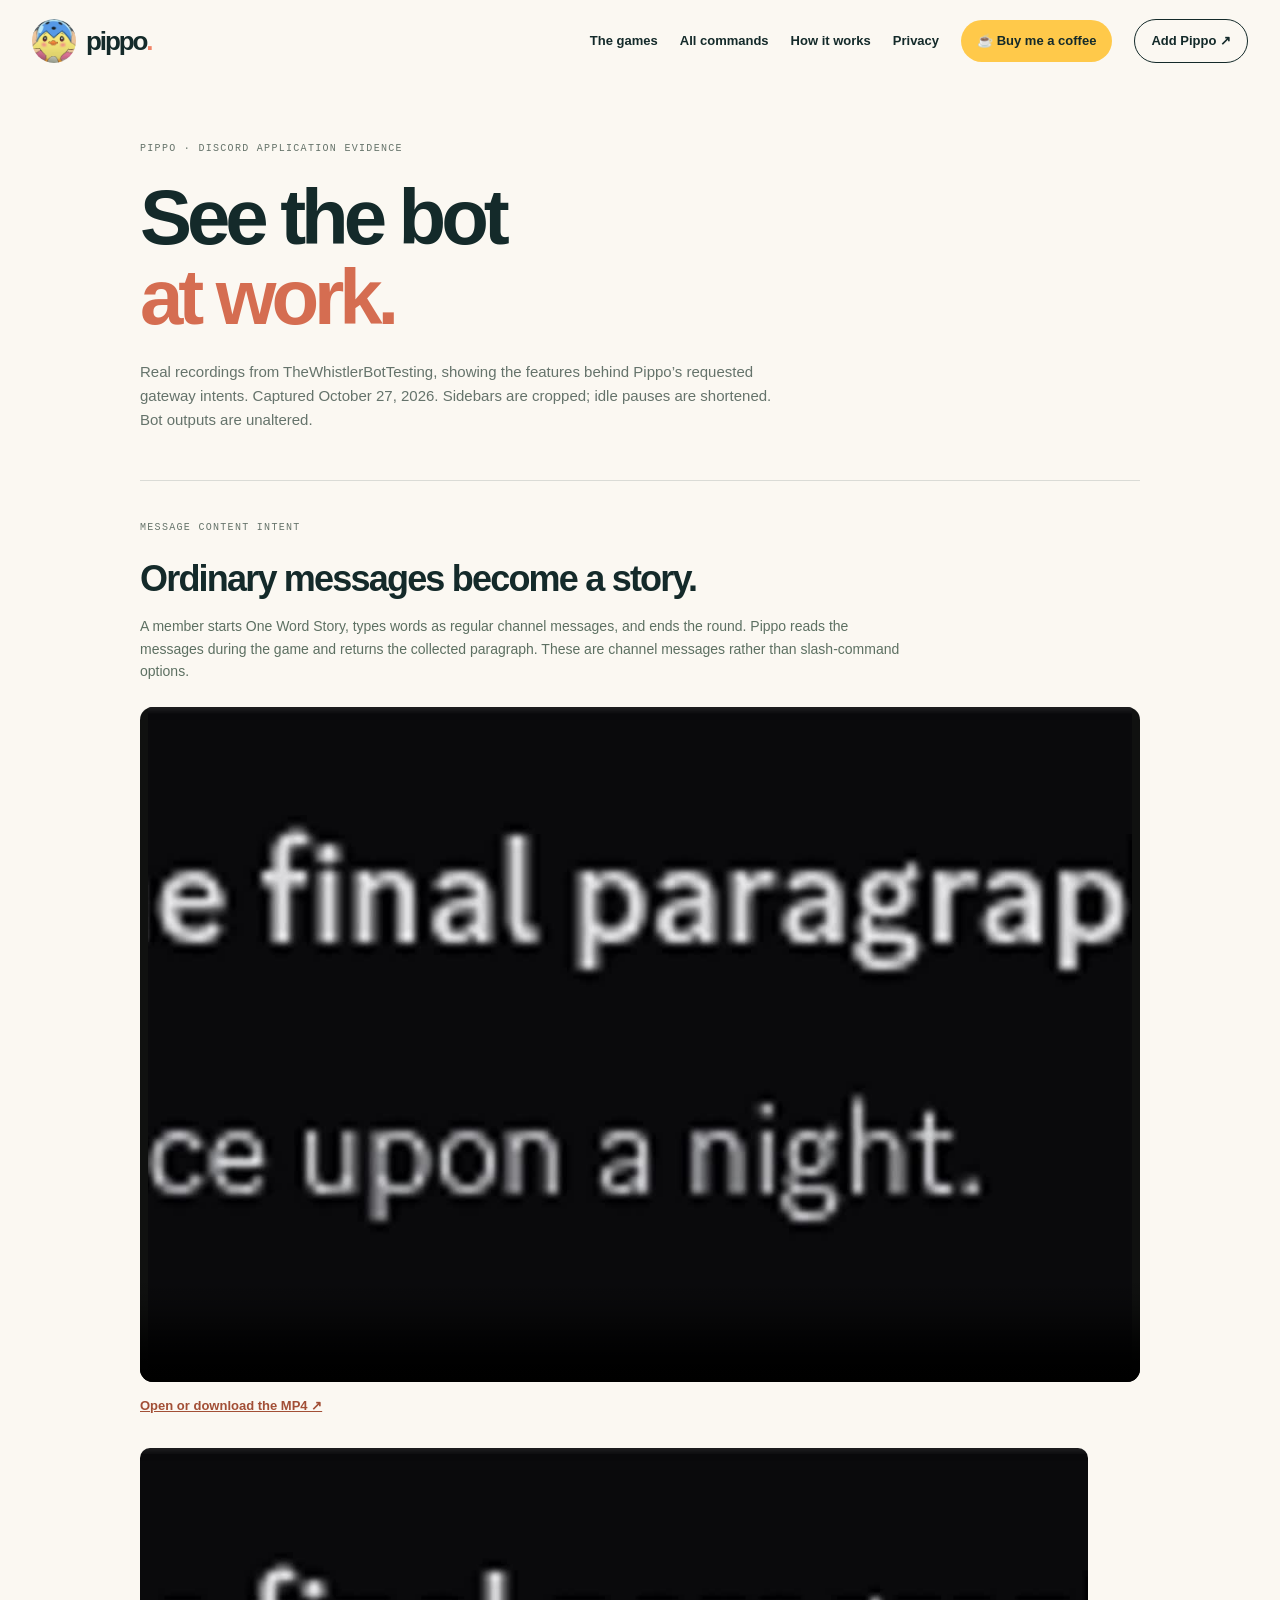
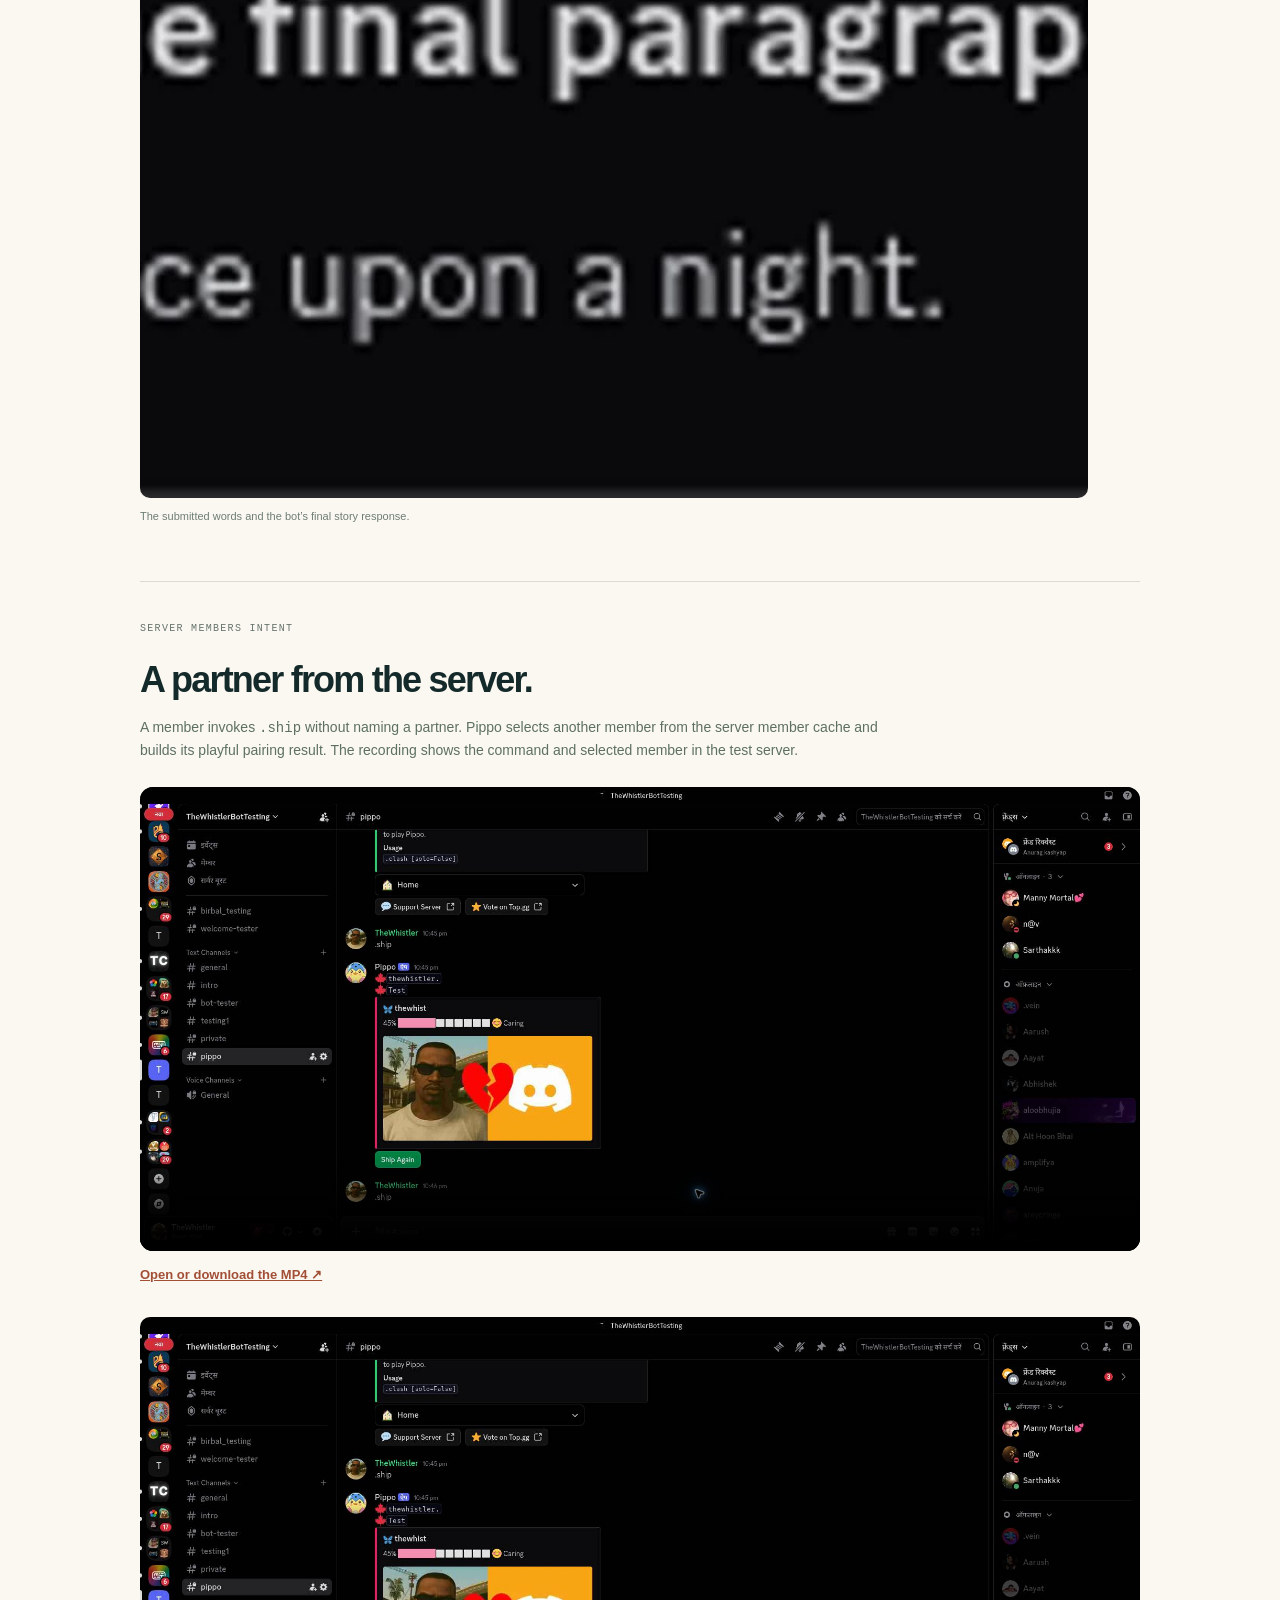
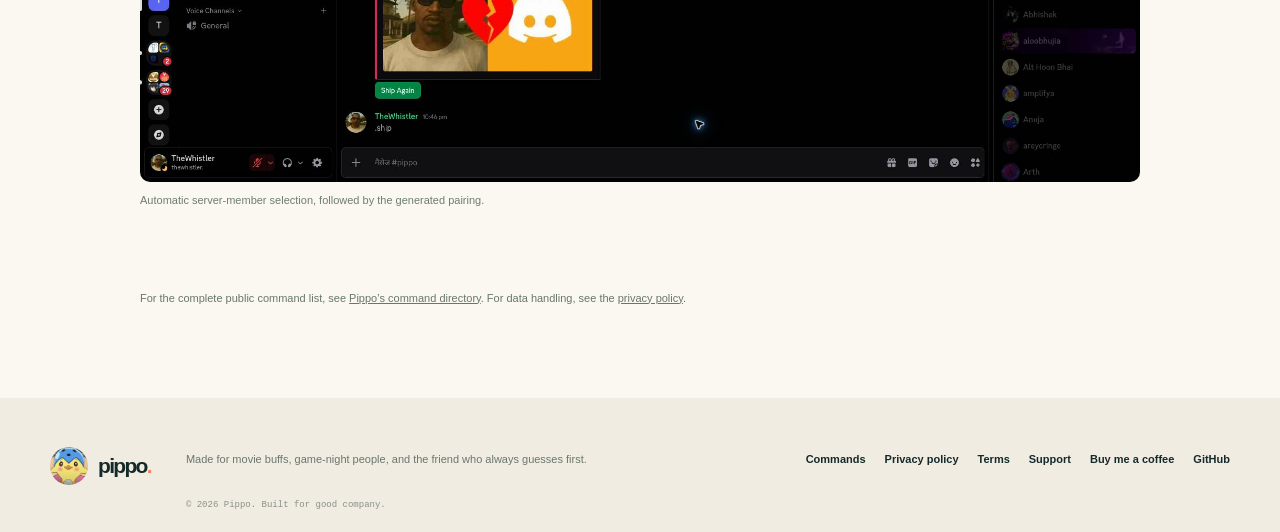
<file: evidence.html>
<!doctype html><html lang="en"><head><meta charset="utf-8"/><meta name="viewport" content="width=device-width, initial-scale=1"/><meta name="theme-color" content="#132b2b"/><meta name="description" content="Explore every Pippo command with real Discord screenshots, examples, and game previews."/><title>Discord intent demonstrations — Pippo</title><link rel="icon" href="assets/pippo.webp" type="image/webp"/><link rel="stylesheet" href="styles.css"/><script src="script.js" defer></script></head><body><a class="skip-link" href="#main">Skip to content</a>    <header class="site-header">
      <a class="brand" href="./" aria-label="Pippo home">
        <img src="assets/pippo.webp" alt="Pippo mascot" width="44" height="44" />
        <span>pippo<span class="brand-dot">.</span></span>
      </a>
      <button class="menu-toggle" type="button" aria-expanded="false" aria-controls="site-nav" aria-label="Open navigation">
        <span></span><span></span>
      </button>
      <nav id="site-nav" class="site-nav" aria-label="Main navigation">
        <a href="index.html#games">The games</a>
        <a href="commands.html">All commands</a>
        <a href="index.html#how">How it works</a>
        <a href="privacy.html">Privacy</a>
        <a class="nav-coffee" href="https://buymeacoffee.com/thewhistler" target="_blank" rel="noreferrer">☕ Buy me a coffee</a><a class="nav-cta" href="https://top.gg/bot/1066895131485163570" target="_blank" rel="noreferrer">Add Pippo <span aria-hidden="true">↗</span></a>
      </nav>
    </header>

<main id="main" class="evidence-main section-wrap"><header class="command-heading"><p class="eyebrow eyebrow-dark">Pippo · Discord application evidence</p><h1>See the bot<br/><em>at work.</em></h1><p>Real recordings from TheWhistlerBotTesting, showing the features behind Pippo’s requested gateway intents. Captured October 27, 2026. Sidebars are cropped; idle pauses are shortened. Bot outputs are unaltered.</p></header><section class="evidence-block" id="message-content"><p class="eyebrow eyebrow-dark">Message Content Intent</p><h2>Ordinary messages become a story.</h2><p>A member starts One Word Story, types words as regular channel messages, and ends the round. Pippo reads the messages during the game and returns the collected paragraph. These are channel messages rather than slash-command options.</p><video controls preload="metadata" playsinline poster="assets/evidence/message-content.jpg"><source src="assets/evidence/message-content.mp4" type="video/mp4"/>Your browser does not support video. <a href="assets/evidence/message-content.mp4">Download the demonstration</a>.</video><a class="text-link-dark" href="assets/evidence/message-content.mp4">Open or download the MP4 ↗</a><figure><img src="assets/evidence/message-content.jpg" alt="One Word Story's ordinary message submissions and final paragraph" loading="lazy"/><figcaption>The submitted words and the bot’s final story response.</figcaption></figure></section><section class="evidence-block" id="server-members"><p class="eyebrow eyebrow-dark">Server Members Intent</p><h2>A partner from the server.</h2><p>A member invokes <code>.ship</code> without naming a partner. Pippo selects another member from the server member cache and builds its playful pairing result. The recording shows the command and selected member in the test server.</p><video controls preload="metadata" playsinline poster="assets/evidence/server-members.jpg"><source src="assets/evidence/server-members.mp4" type="video/mp4"/>Your browser does not support video. <a href="assets/evidence/server-members.mp4">Download the demonstration</a>.</video><a class="text-link-dark" href="assets/evidence/server-members.mp4">Open or download the MP4 ↗</a><figure><img src="assets/evidence/server-members.jpg" alt="Pippo selecting a server member for Ship after the command was run without a partner" loading="lazy"/><figcaption>Automatic server-member selection, followed by the generated pairing.</figcaption></figure></section><p class="capture-note">For the complete public command list, see <a href="commands.html">Pippo’s command directory</a>. For data handling, see the <a href="privacy.html">privacy policy</a>.</p></main>    <footer class="site-footer">
      <div class="footer-inner section-wrap">
        <a class="brand footer-brand" href="./"><img src="assets/pippo.webp" alt="" width="38" height="38" /><span>pippo<span class="brand-dot">.</span></span></a>
        <p>Made for movie buffs, game-night people, and the friend who always guesses first.</p>
        <nav aria-label="Footer navigation"><a href="commands.html">Commands</a><a href="privacy.html">Privacy policy</a><a href="terms.html">Terms</a><a href="https://discord.gg/ugcEEd8pAP" target="_blank" rel="noreferrer">Support</a><a href="https://buymeacoffee.com/thewhistler" target="_blank" rel="noreferrer">Buy me a coffee</a><a href="https://github.com/NavSrijan/Pippo" target="_blank" rel="noreferrer">GitHub</a></nav>
        <small>© <span data-year>2026</span> Pippo. Built for good company.</small>
      </div>
    </footer>
</body></html>
</file>
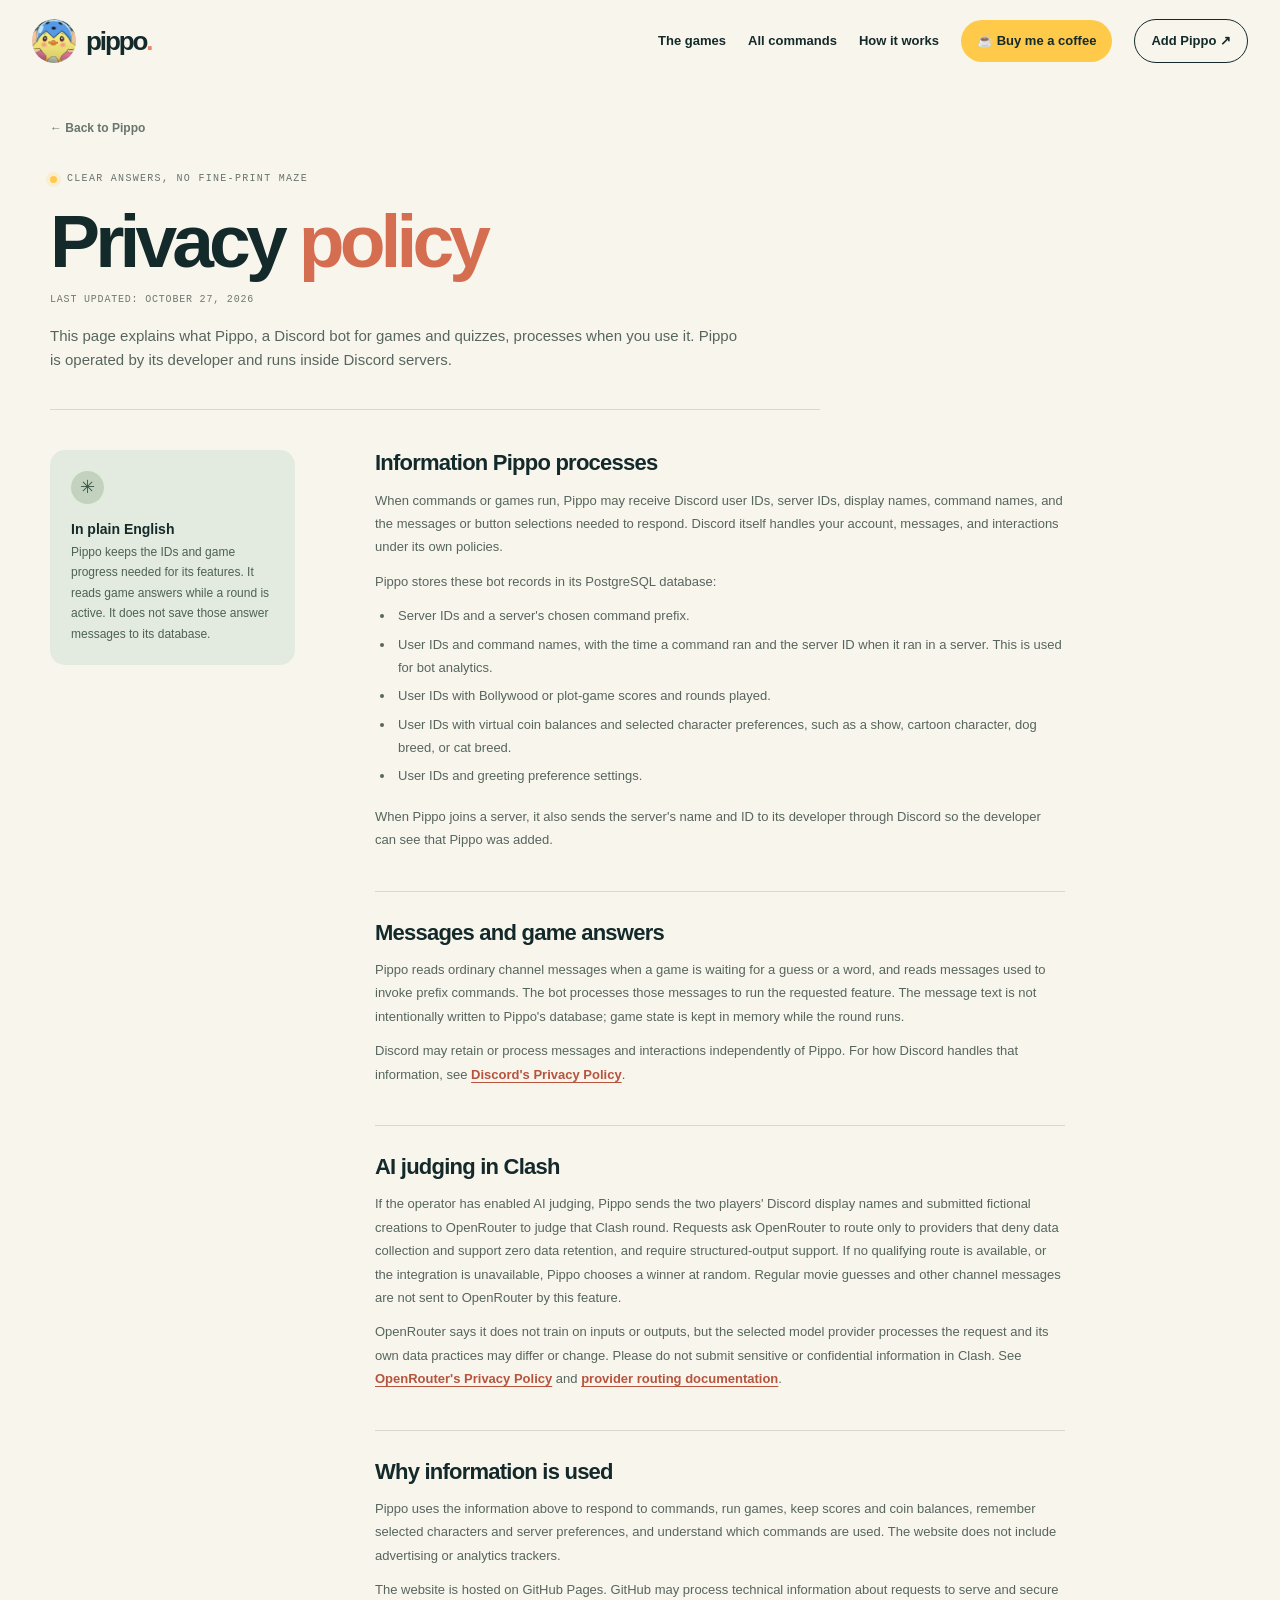
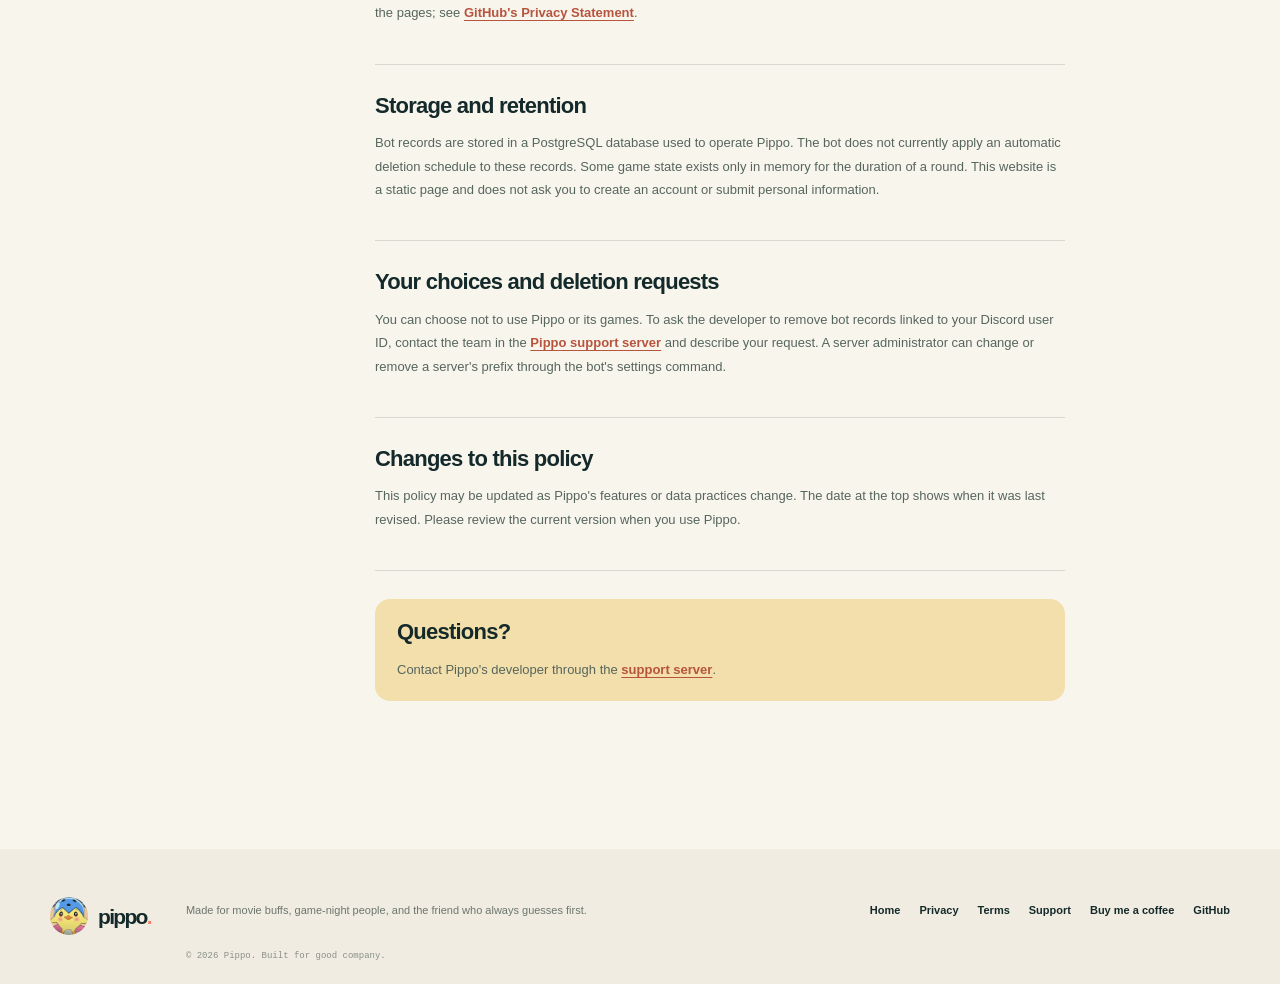
<file: privacy.html>
<!doctype html>
<html lang="en">
  <head>
    <meta charset="utf-8" />
    <meta name="viewport" content="width=device-width, initial-scale=1" />
    <meta name="theme-color" content="#132b2b" />
    <meta name="description" content="Learn what information Pippo processes, why it is used, and how to request its removal." />
    <title>Privacy policy — Pippo</title>
    <link rel="icon" href="assets/pippo.webp" type="image/webp" />
    <link rel="stylesheet" href="styles.css" />
    <script src="script.js" defer></script>
  </head>
  <body class="policy-page">
    <a class="skip-link" href="#main">Skip to content</a>
    <header class="site-header">
      <a class="brand" href="./" aria-label="Pippo home"><img src="assets/pippo.webp" alt="Pippo mascot" width="44" height="44" /><span>pippo<span class="brand-dot">.</span></span></a>
      <button class="menu-toggle" type="button" aria-expanded="false" aria-controls="site-nav" aria-label="Open navigation"><span></span><span></span></button>
      <nav id="site-nav" class="site-nav" aria-label="Main navigation"><a href="index.html#games">The games</a><a href="commands.html">All commands</a><a href="index.html#how">How it works</a><a class="nav-coffee" href="https://buymeacoffee.com/thewhistler" target="_blank" rel="noreferrer">☕ Buy me a coffee</a><a class="nav-cta" href="https://top.gg/bot/1066895131485163570" target="_blank" rel="noreferrer">Add Pippo <span aria-hidden="true">↗</span></a></nav>
    </header>
    <main id="main" class="policy-main section-wrap">
      <a class="back-link" href="./">← Back to Pippo</a>
      <header class="policy-heading">
        <p class="eyebrow eyebrow-dark"><span class="eyebrow-dot"></span> Clear answers, no fine-print maze</p>
        <h1>Privacy <em>policy</em></h1>
        <p class="policy-updated">Last updated: October 27, 2026</p>
        <p class="policy-lede">This page explains what Pippo, a Discord bot for games and quizzes, processes when you use it. Pippo is operated by its developer and runs inside Discord servers.</p>
      </header>
      <div class="policy-layout">
        <aside class="policy-aside"><span class="aside-icon">✳</span><p><b>In plain English</b><br />Pippo keeps the IDs and game progress needed for its features. It reads game answers while a round is active. It does not save those answer messages to its database.</p></aside>
        <article class="policy-content">
          <section><h2>Information Pippo processes</h2><p>When commands or games run, Pippo may receive Discord user IDs, server IDs, display names, command names, and the messages or button selections needed to respond. Discord itself handles your account, messages, and interactions under its own policies.</p><p>Pippo stores these bot records in its PostgreSQL database:</p><ul><li>Server IDs and a server's chosen command prefix.</li><li>User IDs and command names, with the time a command ran and the server ID when it ran in a server. This is used for bot analytics.</li><li>User IDs with Bollywood or plot-game scores and rounds played.</li><li>User IDs with virtual coin balances and selected character preferences, such as a show, cartoon character, dog breed, or cat breed.</li><li>User IDs and greeting preference settings.</li></ul><p>When Pippo joins a server, it also sends the server's name and ID to its developer through Discord so the developer can see that Pippo was added.</p></section>
          <section><h2>Messages and game answers</h2><p>Pippo reads ordinary channel messages when a game is waiting for a guess or a word, and reads messages used to invoke prefix commands. The bot processes those messages to run the requested feature. The message text is not intentionally written to Pippo's database; game state is kept in memory while the round runs.</p><p>Discord may retain or process messages and interactions independently of Pippo. For how Discord handles that information, see <a href="https://discord.com/privacy" target="_blank" rel="noreferrer">Discord's Privacy Policy</a>.</p></section>
          <section><h2>AI judging in Clash</h2><p>If the operator has enabled AI judging, Pippo sends the two players' Discord display names and submitted fictional creations to OpenRouter to judge that Clash round. Requests ask OpenRouter to route only to providers that deny data collection and support zero data retention, and require structured-output support. If no qualifying route is available, or the integration is unavailable, Pippo chooses a winner at random. Regular movie guesses and other channel messages are not sent to OpenRouter by this feature.</p><p>OpenRouter says it does not train on inputs or outputs, but the selected model provider processes the request and its own data practices may differ or change. Please do not submit sensitive or confidential information in Clash. See <a href="https://openrouter.ai/privacy/" target="_blank" rel="noreferrer">OpenRouter's Privacy Policy</a> and <a href="https://openrouter.ai/docs/guides/features/provider-routing" target="_blank" rel="noreferrer">provider routing documentation</a>.</p></section>
          <section><h2>Why information is used</h2><p>Pippo uses the information above to respond to commands, run games, keep scores and coin balances, remember selected characters and server preferences, and understand which commands are used. The website does not include advertising or analytics trackers.</p><p>The website is hosted on GitHub Pages. GitHub may process technical information about requests to serve and secure the pages; see <a href="https://docs.github.com/en/site-policy/privacy-policies/github-privacy-statement" target="_blank" rel="noreferrer">GitHub's Privacy Statement</a>.</p></section>
          <section><h2>Storage and retention</h2><p>Bot records are stored in a PostgreSQL database used to operate Pippo. The bot does not currently apply an automatic deletion schedule to these records. Some game state exists only in memory for the duration of a round. This website is a static page and does not ask you to create an account or submit personal information.</p></section>
          <section><h2>Your choices and deletion requests</h2><p>You can choose not to use Pippo or its games. To ask the developer to remove bot records linked to your Discord user ID, contact the team in the <a href="https://discord.gg/ugcEEd8pAP" target="_blank" rel="noreferrer">Pippo support server</a> and describe your request. A server administrator can change or remove a server's prefix through the bot's settings command.</p></section>
          <section><h2>Changes to this policy</h2><p>This policy may be updated as Pippo's features or data practices change. The date at the top shows when it was last revised. Please review the current version when you use Pippo.</p></section>
          <section class="policy-contact"><h2>Questions?</h2><p>Contact Pippo's developer through the <a href="https://discord.gg/ugcEEd8pAP" target="_blank" rel="noreferrer">support server</a>.</p></section>
        </article>
      </div>
    </main>
    <footer class="site-footer"><div class="footer-inner section-wrap"><a class="brand footer-brand" href="./"><img src="assets/pippo.webp" alt="" width="38" height="38" /><span>pippo<span class="brand-dot">.</span></span></a><p>Made for movie buffs, game-night people, and the friend who always guesses first.</p><nav aria-label="Footer navigation"><a href="index.html">Home</a><a href="privacy.html">Privacy</a><a href="terms.html">Terms</a><a href="https://discord.gg/ugcEEd8pAP" target="_blank" rel="noreferrer">Support</a><a href="https://buymeacoffee.com/thewhistler" target="_blank" rel="noreferrer">Buy me a coffee</a><a href="https://github.com/NavSrijan/Pippo" target="_blank" rel="noreferrer">GitHub</a></nav><small>© <span data-year>2026</span> Pippo. Built for good company.</small></div></footer>
  </body>
</html>
</file>
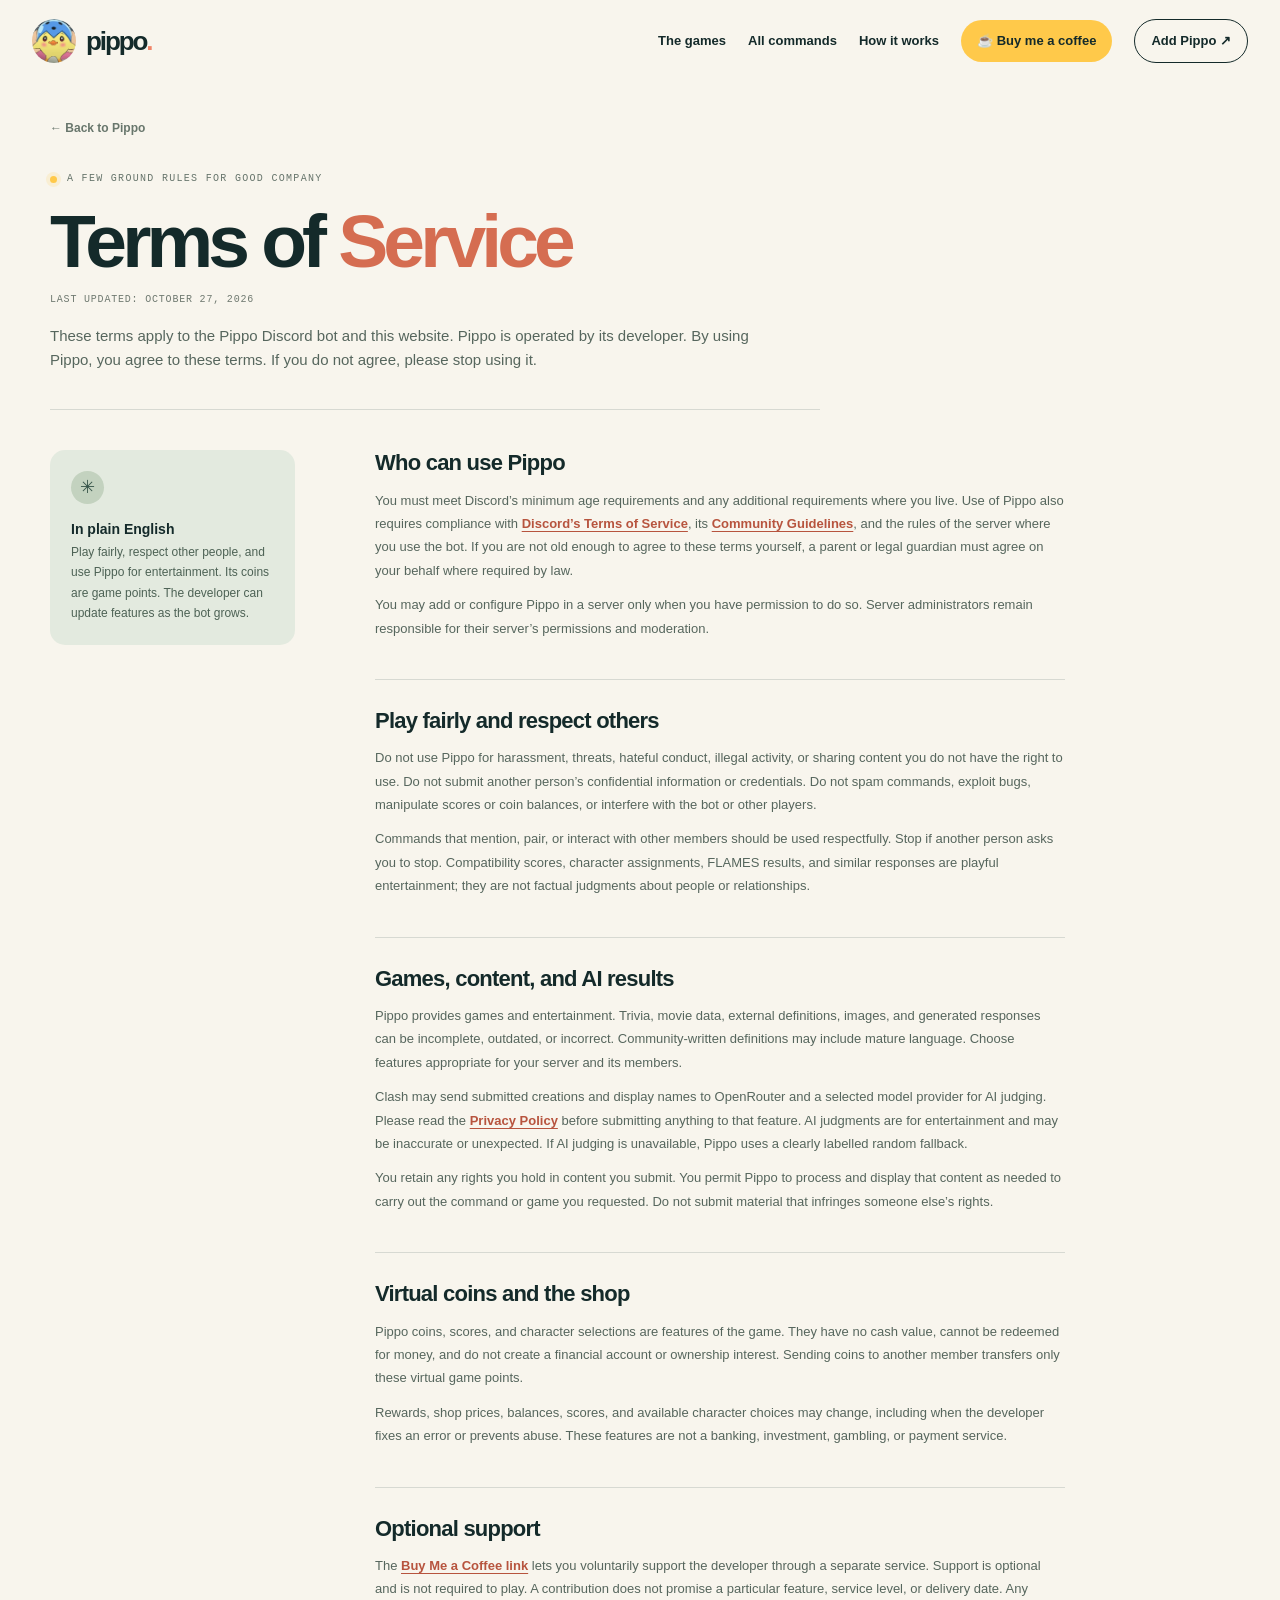
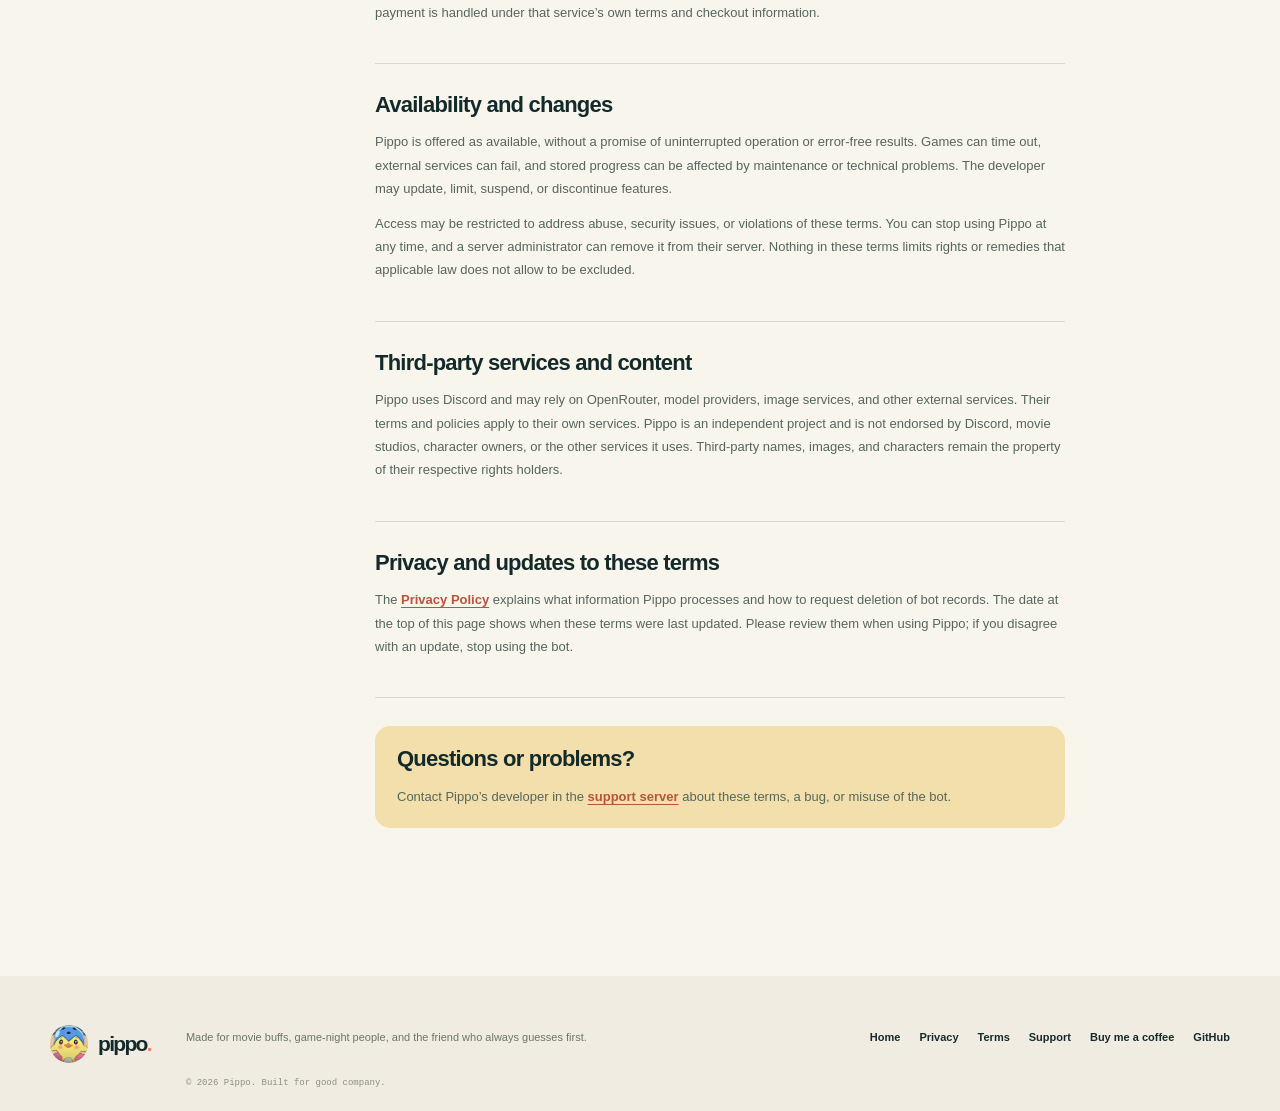
<file: terms.html>
<!doctype html>
<html lang="en">
  <head>
    <meta charset="utf-8" />
    <meta name="viewport" content="width=device-width, initial-scale=1" />
    <meta name="theme-color" content="#132b2b" />
    <meta name="description" content="The terms for using Pippo, its Discord games, virtual coins, and website." />
    <title>Terms of Service — Pippo</title>
    <link rel="icon" href="assets/pippo.webp" type="image/webp" />
    <link rel="stylesheet" href="styles.css" />
    <script src="script.js" defer></script>
  </head>
  <body class="policy-page">
    <a class="skip-link" href="#main">Skip to content</a>
    <header class="site-header">
      <a class="brand" href="./" aria-label="Pippo home"><img src="assets/pippo.webp" alt="Pippo mascot" width="44" height="44" /><span>pippo<span class="brand-dot">.</span></span></a>
      <button class="menu-toggle" type="button" aria-expanded="false" aria-controls="site-nav" aria-label="Open navigation"><span></span><span></span></button>
      <nav id="site-nav" class="site-nav" aria-label="Main navigation"><a href="index.html#games">The games</a><a href="commands.html">All commands</a><a href="index.html#how">How it works</a><a class="nav-coffee" href="https://buymeacoffee.com/thewhistler" target="_blank" rel="noreferrer">☕ Buy me a coffee</a><a class="nav-cta" href="https://top.gg/bot/1066895131485163570" target="_blank" rel="noreferrer">Add Pippo <span aria-hidden="true">↗</span></a></nav>
    </header>
    <main id="main" class="policy-main section-wrap">
      <a class="back-link" href="./">← Back to Pippo</a>
      <header class="policy-heading">
        <p class="eyebrow eyebrow-dark"><span class="eyebrow-dot"></span> A few ground rules for good company</p>
        <h1>Terms of <em>Service</em></h1>
        <p class="policy-updated">Last updated: October 27, 2026</p>
        <p class="policy-lede">These terms apply to the Pippo Discord bot and this website. Pippo is operated by its developer. By using Pippo, you agree to these terms. If you do not agree, please stop using it.</p>
      </header>
      <div class="policy-layout">
        <aside class="policy-aside"><span class="aside-icon">✳</span><p><b>In plain English</b><br />Play fairly, respect other people, and use Pippo for entertainment. Its coins are game points. The developer can update features as the bot grows.</p></aside>
        <article class="policy-content">
          <section><h2>Who can use Pippo</h2><p>You must meet Discord’s minimum age requirements and any additional requirements where you live. Use of Pippo also requires compliance with <a href="https://discord.com/terms" target="_blank" rel="noreferrer">Discord’s Terms of Service</a>, its <a href="https://discord.com/guidelines" target="_blank" rel="noreferrer">Community Guidelines</a>, and the rules of the server where you use the bot. If you are not old enough to agree to these terms yourself, a parent or legal guardian must agree on your behalf where required by law.</p><p>You may add or configure Pippo in a server only when you have permission to do so. Server administrators remain responsible for their server’s permissions and moderation.</p></section>
          <section><h2>Play fairly and respect others</h2><p>Do not use Pippo for harassment, threats, hateful conduct, illegal activity, or sharing content you do not have the right to use. Do not submit another person’s confidential information or credentials. Do not spam commands, exploit bugs, manipulate scores or coin balances, or interfere with the bot or other players.</p><p>Commands that mention, pair, or interact with other members should be used respectfully. Stop if another person asks you to stop. Compatibility scores, character assignments, FLAMES results, and similar responses are playful entertainment; they are not factual judgments about people or relationships.</p></section>
          <section><h2>Games, content, and AI results</h2><p>Pippo provides games and entertainment. Trivia, movie data, external definitions, images, and generated responses can be incomplete, outdated, or incorrect. Community-written definitions may include mature language. Choose features appropriate for your server and its members.</p><p>Clash may send submitted creations and display names to OpenRouter and a selected model provider for AI judging. Please read the <a href="privacy.html">Privacy Policy</a> before submitting anything to that feature. AI judgments are for entertainment and may be inaccurate or unexpected. If AI judging is unavailable, Pippo uses a clearly labelled random fallback.</p><p>You retain any rights you hold in content you submit. You permit Pippo to process and display that content as needed to carry out the command or game you requested. Do not submit material that infringes someone else’s rights.</p></section>
          <section><h2>Virtual coins and the shop</h2><p>Pippo coins, scores, and character selections are features of the game. They have no cash value, cannot be redeemed for money, and do not create a financial account or ownership interest. Sending coins to another member transfers only these virtual game points.</p><p>Rewards, shop prices, balances, scores, and available character choices may change, including when the developer fixes an error or prevents abuse. These features are not a banking, investment, gambling, or payment service.</p></section>
          <section><h2>Optional support</h2><p>The <a href="https://buymeacoffee.com/thewhistler" target="_blank" rel="noreferrer">Buy Me a Coffee link</a> lets you voluntarily support the developer through a separate service. Support is optional and is not required to play. A contribution does not promise a particular feature, service level, or delivery date. Any payment is handled under that service’s own terms and checkout information.</p></section>
          <section><h2>Availability and changes</h2><p>Pippo is offered as available, without a promise of uninterrupted operation or error-free results. Games can time out, external services can fail, and stored progress can be affected by maintenance or technical problems. The developer may update, limit, suspend, or discontinue features.</p><p>Access may be restricted to address abuse, security issues, or violations of these terms. You can stop using Pippo at any time, and a server administrator can remove it from their server. Nothing in these terms limits rights or remedies that applicable law does not allow to be excluded.</p></section>
          <section><h2>Third-party services and content</h2><p>Pippo uses Discord and may rely on OpenRouter, model providers, image services, and other external services. Their terms and policies apply to their own services. Pippo is an independent project and is not endorsed by Discord, movie studios, character owners, or the other services it uses. Third-party names, images, and characters remain the property of their respective rights holders.</p></section>
          <section><h2>Privacy and updates to these terms</h2><p>The <a href="privacy.html">Privacy Policy</a> explains what information Pippo processes and how to request deletion of bot records. The date at the top of this page shows when these terms were last updated. Please review them when using Pippo; if you disagree with an update, stop using the bot.</p></section>
          <section class="policy-contact"><h2>Questions or problems?</h2><p>Contact Pippo’s developer in the <a href="https://discord.gg/ugcEEd8pAP" target="_blank" rel="noreferrer">support server</a> about these terms, a bug, or misuse of the bot.</p></section>
        </article>
      </div>
    </main>
    <footer class="site-footer"><div class="footer-inner section-wrap"><a class="brand footer-brand" href="./"><img src="assets/pippo.webp" alt="" width="38" height="38" /><span>pippo<span class="brand-dot">.</span></span></a><p>Made for movie buffs, game-night people, and the friend who always guesses first.</p><nav aria-label="Footer navigation"><a href="index.html">Home</a><a href="privacy.html">Privacy</a><a href="terms.html">Terms</a><a href="https://discord.gg/ugcEEd8pAP" target="_blank" rel="noreferrer">Support</a><a href="https://buymeacoffee.com/thewhistler" target="_blank" rel="noreferrer">Buy me a coffee</a><a href="https://github.com/NavSrijan/Pippo" target="_blank" rel="noreferrer">GitHub</a></nav><small>© <span data-year>2026</span> Pippo. Built for good company.</small></div></footer>
  </body>
</html>
</file>
<file: styles.css>
:root {
  color-scheme: light;
  --ink: #142a2a;
  --ink-soft: #385251;
  --paper: #fbf8f2;
  --paper-deep: #f3eee5;
  --sun: #ffc94a;
  --coral: #f18468;
  --line: rgba(20, 42, 42, .14);
  --display: 'Space Grotesk', 'Avenir Next', sans-serif;
  --body: 'DM Sans', 'Avenir Next', sans-serif;
  --mono: 'DM Mono', monospace;
}

* { box-sizing: border-box; }
html { scroll-behavior: smooth; scroll-padding-top: 92px; }
body { margin: 0; background: var(--paper); color: var(--ink); font-family: var(--body); font-size: 16px; line-height: 1.6; -webkit-font-smoothing: antialiased; }
a { color: inherit; }
button, a { -webkit-tap-highlight-color: transparent; }
.section-wrap { width: min(1180px, calc(100% - 64px)); margin-inline: auto; }
.skip-link { position: absolute; left: 16px; top: -60px; z-index: 10; padding: 10px 14px; border-radius: 8px; background: var(--sun); color: var(--ink); }
.skip-link:focus { top: 12px; }
.site-header { width: min(1320px, calc(100% - 64px)); height: 82px; margin: auto; display: flex; align-items: center; justify-content: space-between; position: relative; z-index: 5; }
.brand { display: inline-flex; align-items: center; gap: 10px; text-decoration: none; color: var(--ink); font: 700 26px/1 var(--display); letter-spacing: -.08em; }
.brand img { border-radius: 50%; object-fit: cover; }
.brand-dot { color: var(--coral); }
.site-nav { display: flex; align-items: center; gap: 34px; }
.site-nav a, .site-footer nav a { font-size: 13px; font-weight: 600; text-decoration: none; transition: color .2s ease; }
.site-nav a:hover, .site-footer nav a:hover { color: #b7543e; }
.site-nav .nav-cta { padding: 11px 16px; border: 1px solid var(--ink); border-radius: 999px; }
.site-nav .nav-cta:hover { background: var(--ink); color: white; }
.menu-toggle { display: none; }

.hero { min-height: 640px; margin-top: 12px; padding: 74px 66px 88px; border-radius: 30px; background: var(--ink); color: #fffaf0; display: grid; grid-template-columns: 1.04fr .96fr; align-items: center; position: relative; overflow: hidden; }
.hero::before { content: ''; width: 560px; height: 560px; position: absolute; right: -80px; top: -240px; border: 1px solid rgba(255,255,255,.1); border-radius: 50%; }
.hero::after { content: ''; width: 740px; height: 740px; position: absolute; right: -165px; top: -330px; border: 1px solid rgba(255,255,255,.06); border-radius: 50%; }
.hero-copy { max-width: 540px; z-index: 1; padding-bottom: 20px; }
.eyebrow { display: flex; align-items: center; gap: 10px; margin: 0 0 22px; color: #d7e4d6; font: 500 10px/1.4 var(--mono); letter-spacing: .13em; text-transform: uppercase; }
.eyebrow-dot { width: 7px; height: 7px; background: var(--sun); display: inline-block; border-radius: 50%; box-shadow: 0 0 0 4px rgba(255,201,74,.16); }
.hero h1, .section-heading h2, .how-title h2, .final-cta h2, .policy-heading h1 { margin: 0; font-family: var(--display); font-weight: 600; letter-spacing: -.065em; }
.hero h1 { font-size: clamp(48px, 6.3vw, 78px); line-height: .99; }
.hero h1 span { color: var(--sun); }
.hero-intro { max-width: 450px; margin: 26px 0 29px; color: #ccdbd1; font-size: 16px; line-height: 1.7; }
.hero-actions { display: flex; align-items: center; flex-wrap: wrap; gap: 22px; }
.button { display: inline-flex; align-items: center; justify-content: center; gap: 14px; min-height: 52px; padding: 0 21px; border: 1px solid transparent; border-radius: 999px; text-decoration: none; font-size: 13px; font-weight: 700; transition: transform .2s ease, background .2s ease, color .2s ease; }
.button:hover { transform: translateY(-2px); }
.button-bright { background: var(--sun); color: var(--ink); }
.button-bright:hover { background: #ffdc7d; }
.text-link { color: #d7e4d6; font-size: 12px; font-weight: 600; text-decoration: none; }
.text-link span { padding-left: 5px; color: var(--sun); }
.hero-note { display: flex; gap: 12px; align-items: center; margin-top: 51px; color: #b9c9c0; font-size: 11px; }
.note-star { color: var(--coral); font-size: 19px; }
.hero-art { height: 450px; position: relative; z-index: 1; display: flex; align-items: center; justify-content: center; }
.mascot-frame { z-index: 1; width: min(360px, 78%); aspect-ratio: 1; display: grid; place-items: center; border: 1px solid rgba(255,255,255,.32); border-radius: 48% 52% 49% 51%; background: linear-gradient(145deg, #e5a094 0%, #ffcf65 56%, #e5a094 100%); transform: rotate(-5deg); box-shadow: 0 24px 60px rgba(0,0,0,.25); overflow: hidden; }
.mascot-frame img { width: 83%; height: 83%; object-fit: cover; border: 8px solid #fffaf0; border-radius: 50%; transform: rotate(5deg); }
.art-orbit { position: absolute; width: 400px; height: 400px; border: 1px dashed rgba(255,255,255,.19); border-radius: 50%; }
.orbit-two { width: 466px; height: 466px; border-style: solid; border-color: rgba(255,255,255,.07); }
.art-spark { position: absolute; z-index: 2; color: var(--sun); }
.spark-one { top: 53px; left: 88px; font-size: 38px; }
.spark-two { top: 138px; right: 19px; color: var(--coral); font-size: 29px; }
.floating-card { display: flex; gap: 10px; align-items: center; position: absolute; z-index: 2; padding: 12px 15px; border: 1px solid rgba(20,42,42,.08); border-radius: 14px; background: #fffaf0; color: var(--ink); box-shadow: 0 14px 30px rgba(0,0,0,.18); transform: rotate(3deg); }
.floating-card b, .floating-card small { display: block; }
.floating-card b { font: 600 11px var(--display); }
.floating-card small { margin-top: 2px; color: #63736b; font-size: 9px; }
.card-emoji { display: grid; place-items: center; width: 33px; height: 33px; border-radius: 10px; background: #fbe6c8; font-size: 18px; }
.movie-card { top: 68px; right: -5px; }
.quiz-card { bottom: 75px; left: -5px; transform: rotate(-4deg); }
.quiz-card .card-emoji { background: #e8e7fb; }
.hero-caption { display: flex; align-items: center; gap: 8px; position: absolute; right: 5px; bottom: 10px; color: #afc0b6; font: 10px var(--mono); }
.caption-line { display: block; width: 25px; height: 1px; background: var(--coral); }
.hero-scroll { display: flex; gap: 10px; align-items: center; position: absolute; bottom: 28px; left: 66px; color: #9db2a6; font: 9px var(--mono); letter-spacing: .08em; text-transform: uppercase; }
.hero-scroll span { width: 18px; height: 26px; border: 1px solid #9db2a6; border-radius: 99px; position: relative; }
.hero-scroll span::after { content: ''; position: absolute; left: 7px; top: 5px; width: 2px; height: 5px; border-radius: 2px; background: var(--sun); }

.ticker { margin: 36px 0 0; border-block: 1px solid var(--line); overflow: hidden; }
.ticker-track { width: max-content; display: flex; align-items: center; gap: 29px; padding: 16px 0; animation: ticker 36s linear infinite; color: #415b53; font: 500 10px var(--mono); letter-spacing: .11em; text-transform: uppercase; }
.ticker-track i { color: var(--coral); font-size: 15px; font-style: normal; }
@keyframes ticker { to { transform: translateX(-50%); } }

.games-section { padding-block: 118px 128px; }
.section-heading { max-width: 710px; margin-bottom: 45px; }
.eyebrow-dark { color: #66746b; }
.section-heading h2, .how-title h2, .final-cta h2 { font-size: clamp(38px, 5.1vw, 59px); line-height: 1.04; }
.section-heading h2 em, .how-title h2 em, .final-cta h2 em, .policy-heading h1 em { color: #d56d51; font-style: normal; }
.section-heading > p:last-child { max-width: 485px; margin: 17px 0 0; color: #65736b; font-size: 14px; }
.game-grid { display: grid; grid-template-columns: repeat(4, 1fr); gap: 14px; }
.game-card { min-height: 335px; padding: 22px 22px 24px; border-radius: 18px; overflow: hidden; position: relative; }
.game-card-peach { background: #f5c6ad; }
.game-card-lilac { background: #d9d8f5; }
.game-card-mint { background: #cfe1d1; }
.game-card-yellow { background: #f6df9b; }
.game-card-top { display: flex; justify-content: space-between; align-items: center; }
.game-icon { display: grid; place-items: center; width: 43px; height: 43px; border: 1px solid rgba(20,42,42,.16); border-radius: 13px; background: rgba(255,255,255,.34); font-size: 22px; }
.game-index { color: rgba(20,42,42,.48); font: 11px var(--mono); }
.game-card h3 { max-width: 190px; margin: 37px 0 11px; font: 600 23px/1.12 var(--display); letter-spacing: -.04em; }
.game-card p { max-width: 245px; margin: 0; color: #455650; font-size: 12px; line-height: 1.65; }
.game-tag { display: inline-block; margin-top: 19px; padding: 6px 9px; border: 1px solid rgba(20,42,42,.18); border-radius: 50px; color: #41534d; font: 9px var(--mono); text-transform: uppercase; letter-spacing: .06em; }
.poster-stack { position: absolute; right: -15px; bottom: -12px; display: flex; transform: rotate(-13deg); }
.poster-stack span { display: grid; place-items: center; width: 46px; height: 62px; margin-left: -12px; border: 3px solid var(--paper); border-radius: 5px; background: #d87655; color: #fff8e7; font: 7px var(--mono); }
.poster-stack span:nth-child(2) { background: #667c81; transform: translateY(-7px); }
.poster-stack span:nth-child(3) { background: #edbd54; transform: translateY(-14px); }
.word-bubbles { position: absolute; right: 16px; bottom: 22px; display: flex; gap: 5px; align-items: center; transform: rotate(7deg); }
.word-bubbles span { display: grid; place-items: center; width: 39px; height: 39px; border-radius: 50%; background: #fff8ee; box-shadow: 0 4px 8px rgba(20,42,42,.1); font-size: 18px; }
.word-bubbles span:nth-child(2) { background: var(--ink); color: var(--sun); font: 600 16px var(--display); }
.tic-board { position: absolute; right: 17px; bottom: 18px; width: 76px; height: 76px; display: grid; grid-template-columns: repeat(3,1fr); gap: 3px; transform: rotate(6deg); }
.tic-board span { display: grid; place-items: center; border-radius: 5px; background: rgba(255,250,240,.75); color: #36534a; font: 700 13px var(--display); }
.tic-board span:nth-child(5) { background: #ed8a67; color: white; }
.coin-stack { position: absolute; right: 18px; bottom: 16px; display: flex; align-items: end; }
.coin-stack span { display: grid; place-items: center; width: 36px; height: 36px; margin-left: -5px; border: 2px solid #f6df9b; border-radius: 50%; background: #dfaa37; color: #fff5d4; font: 700 14px var(--display); box-shadow: 0 3px 6px rgba(20,42,42,.15); }
.coin-stack span:nth-child(2) { transform: translateY(-8px); background: #f2bb40; }
.coin-stack span:nth-child(3) { background: #c7832a; }

.how-section { padding-block: 95px 103px; background: var(--ink); color: #fffaf0; }
.how-inner { display: grid; grid-template-columns: .9fr 1.1fr; gap: 100px; align-items: center; }
.how-title h2 { font-size: clamp(40px, 4.8vw, 55px); }
.how-title > p:not(.eyebrow) { max-width: 330px; margin: 18px 0 24px; color: #bdcbc3; font-size: 13px; }
.button-outline { min-height: 46px; border-color: rgba(255,250,240,.55); color: #fffaf0; }
.button-outline:hover { background: #fffaf0; color: var(--ink); }
.steps { border-top: 1px solid rgba(255,255,255,.18); }
.step { min-height: 104px; padding: 20px 4px; display: grid; grid-template-columns: 44px 1fr 30px; gap: 17px; align-items: center; border-bottom: 1px solid rgba(255,255,255,.18); }
.step-number { align-self: start; padding-top: 5px; color: var(--sun); font: 11px var(--mono); }
.step h3 { margin: 0 0 4px; font: 600 18px var(--display); }
.step p { margin: 0; color: #b8c8bf; font-size: 12px; }
.step code { color: var(--sun); font: 11px var(--mono); }
.step-mark { display: grid; place-items: center; width: 28px; height: 28px; border: 1px solid rgba(255,255,255,.2); border-radius: 50%; color: var(--coral); font-size: 12px; }

.final-cta { min-height: 405px; padding-block: 90px 82px; text-align: center; position: relative; }
.final-cta .eyebrow { justify-content: center; }
.final-cta h2 { font-size: clamp(37px, 4.6vw, 55px); }
.button-dark { margin-top: 27px; background: var(--ink); color: #fffaf0; }
.button-dark:hover { background: #284642; }
.support-line { margin-top: 15px; color: #6c7870; font-size: 11px; }
.support-line a { color: #b7543e; font-weight: 700; text-underline-offset: 3px; }
.cta-sticker { display: grid; place-items: center; width: 92px; height: 92px; position: absolute; right: 9%; top: 105px; border: 1px solid rgba(20,42,42,.2); border-radius: 50%; background: var(--sun); color: var(--ink); font: 700 12px/1.2 var(--mono); transform: rotate(12deg); }

.site-footer { background: #f1ece2; }
.footer-inner { min-height: 135px; display: grid; grid-template-columns: auto 1fr auto; grid-template-rows: 1fr auto; gap: 2px 35px; align-items: center; padding-block: 23px; }
.footer-brand { grid-row: 1 / 3; font-size: 21px; }
.footer-inner > p { margin: 0; color: #6b766d; font-size: 11px; }
.site-footer nav { display: flex; gap: 19px; }
.site-footer nav a { font-size: 11px; }
.footer-inner > small { color: #8a9189; font: 9px var(--mono); }

.policy-page { background: #f8f5ed; }
.policy-main { padding-block: 32px 120px; }
.back-link { display: inline-block; margin: 0 0 34px; color: #68766c; font-size: 12px; font-weight: 600; text-decoration: none; }
.back-link:hover { color: #b7543e; }
.policy-heading { max-width: 770px; padding: 0 0 37px; border-bottom: 1px solid var(--line); }
.policy-heading .eyebrow { margin-bottom: 18px; }
.policy-heading h1 { font-size: clamp(48px, 7vw, 75px); line-height: 1; }
.policy-updated { margin: 15px 0; color: #6f7970; font: 10px var(--mono); text-transform: uppercase; letter-spacing: .08em; }
.policy-lede { max-width: 700px; margin: 19px 0 0; color: #56665d; font-size: 15px; }
.policy-layout { display: grid; grid-template-columns: 245px minmax(0, 690px); gap: 80px; align-items: start; padding-top: 40px; }
.policy-aside { position: sticky; top: 28px; padding: 21px; border-radius: 15px; background: #e3eadf; }
.aside-icon { display: grid; place-items: center; width: 33px; height: 33px; border-radius: 50%; background: #c3d2bf; color: #355348; font-size: 18px; }
.policy-aside p { margin: 14px 0 0; color: #4d6255; font-size: 12px; line-height: 1.7; }
.policy-aside b { color: var(--ink); font-family: var(--display); font-size: 14px; }
.policy-content section { padding: 0 0 28px; margin: 0 0 28px; border-bottom: 1px solid var(--line); }
.policy-content h2 { margin: 0 0 12px; font: 600 22px/1.2 var(--display); letter-spacing: -.035em; }
.policy-content p, .policy-content li { color: #56665d; font-size: 13px; line-height: 1.8; }
.policy-content p { margin: 0 0 11px; }
.policy-content ul { margin: 9px 0 12px; padding-left: 20px; }
.policy-content li { padding: 0 0 5px 3px; }
.policy-content a { color: #b7543e; font-weight: 600; text-underline-offset: 3px; }
.policy-content section:last-child { padding: 20px 22px; border: 0; border-radius: 15px; background: #f2dfac; }
.policy-contact p { margin: 0; }

@media (max-width: 960px) {
  .hero { padding-inline: 42px; grid-template-columns: 1fr .85fr; }
  .hero-art { height: 390px; }
  .mascot-frame { width: min(310px, 82%); }
  .art-orbit { width: 350px; height: 350px; }
  .orbit-two { width: 405px; height: 405px; }
  .movie-card { right: -9px; }
  .game-grid { grid-template-columns: repeat(2, 1fr); }
  .game-card { min-height: 300px; }
  .how-inner { gap: 55px; }
  .policy-layout { grid-template-columns: 200px 1fr; gap: 40px; }
  .cta-sticker { right: 3%; }
}
@media (max-width: 680px) {
  .section-wrap, .site-header { width: min(100% - 36px, 540px); }
  .site-header { height: 72px; }
  .menu-toggle { width: 42px; height: 42px; display: grid; place-content: center; gap: 5px; border: 1px solid var(--line); border-radius: 50%; background: transparent; cursor: pointer; }
  .menu-toggle span { display: block; width: 16px; height: 1px; background: var(--ink); }
  .site-nav { display: none; position: absolute; top: 62px; left: 0; right: 0; padding: 18px; border: 1px solid var(--line); border-radius: 16px; background: var(--paper); box-shadow: 0 15px 30px rgba(20,42,42,.1); align-items: stretch; gap: 16px; flex-direction: column; }
  .site-nav.is-open { display: flex; }
  .site-nav .nav-cta { align-self: flex-start; }
  .hero { min-height: 0; margin-top: 0; padding: 49px 27px 52px; border-radius: 23px; display: block; }
  .hero h1 { font-size: clamp(43px, 12.5vw, 64px); }
  .hero-intro { font-size: 14px; }
  .hero-note { margin-top: 30px; }
  .hero-art { height: 350px; margin-top: 20px; }
  .mascot-frame { width: 245px; }
  .art-orbit { width: 285px; height: 285px; }
  .orbit-two { width: 330px; height: 330px; }
  .spark-one { top: 24px; left: 33px; }
  .spark-two { top: 78px; right: 11px; }
  .movie-card { top: 33px; right: -4px; }
  .quiz-card { bottom: 40px; left: -6px; }
  .hero-caption { right: 1px; bottom: 1px; max-width: 200px; font-size: 8px; }
  .hero-scroll { display: none; }
  .ticker { margin-top: 23px; }
  .ticker-track { padding-block: 13px; }
  .games-section { padding-block: 83px 88px; }
  .section-heading { margin-bottom: 31px; }
  .section-heading h2, .how-title h2, .final-cta h2 { font-size: 41px; }
  .game-grid { grid-template-columns: 1fr; gap: 11px; }
  .game-card { min-height: 285px; padding: 20px; }
  .game-card h3 { margin-top: 27px; }
  .how-section { padding-block: 77px; }
  .how-inner { grid-template-columns: 1fr; gap: 45px; }
  .step { min-height: 94px; grid-template-columns: 31px 1fr 28px; gap: 10px; }
  .step h3 { font-size: 16px; }
  .step p { font-size: 11px; }
  .final-cta { min-height: 390px; padding-block: 75px 66px; }
  .final-cta h2 { font-size: 37px; }
  .cta-sticker { width: 65px; height: 65px; top: 28px; right: 0; font-size: 9px; }
  .footer-inner { min-height: 0; padding-block: 28px; grid-template-columns: 1fr; gap: 12px; }
  .footer-brand { grid-row: auto; }
  .site-footer nav { flex-wrap: wrap; gap: 15px; }
  .policy-main { padding-block: 24px 80px; }
  .back-link { margin-bottom: 25px; }
  .policy-heading h1 { font-size: 56px; }
  .policy-layout { grid-template-columns: 1fr; gap: 28px; padding-top: 27px; }
  .policy-aside { position: static; }
  .policy-content h2 { font-size: 20px; }
}
@media (prefers-reduced-motion: reduce) {
  *, *::before, *::after { scroll-behavior: auto !important; animation-duration: .01ms !important; animation-iteration-count: 1 !important; transition-duration: .01ms !important; }
}

/* Command showcase and support */
.visually-hidden { position:absolute; width:1px; height:1px; padding:0; margin:-1px; overflow:hidden; clip:rect(0,0,0,0); white-space:nowrap; border:0; }
[hidden] { display:none !important; }
:focus-visible { outline:3px solid #d56d51; outline-offset:4px; }
.site-nav { gap:22px; }
.site-nav .nav-coffee { display:inline-flex; align-items:center; padding:11px 16px; border-radius:999px; background:var(--sun); color:var(--ink); }
.site-nav .nav-coffee:hover { background:#f7b92d; color:var(--ink); }
.showcase-section { padding-bottom:110px; }
.showcase-heading { display:flex; justify-content:space-between; gap:32px; align-items:flex-end; margin-bottom:36px; }
.showcase-heading .section-heading { margin:0; }
.showcase-heading .button { flex-shrink:0; margin-bottom:4px; }
.showcase-grid { display:grid; grid-template-columns:repeat(3,minmax(0,1fr)); gap:22px; }
.showcase-card { min-width:0; text-decoration:none; }
.showcase-image { height:300px; border-radius:17px; background:#101110; padding:20px; display:grid; place-items:center; overflow:hidden; border:1px solid var(--line); }
.showcase-image img { width:100%; max-height:260px; object-fit:contain; transition:transform .2s ease; }
.showcase-card:hover img { transform:scale(1.025); }
.showcase-label { margin-top:17px; display:flex; justify-content:space-between; gap:10px; font:600 13px var(--mono); }
.showcase-label > span { font:11px var(--body); color:var(--ink-soft); }
.showcase-card h3 { margin:10px 0 0; max-width:290px; font:600 22px/1.2 var(--display); letter-spacing:-.04em; }
.capture-note { color:#68766c; font-size:11px; margin-top:25px; }
.coffee-section { margin-top:80px; padding:42px 44px; border:1px solid #e5bf59; border-radius:24px; background:#ffe09a; display:grid; grid-template-columns:84px 1fr auto; align-items:center; gap:28px; }
.coffee-cup { width:82px; height:82px; border:1px solid #dfb45b; border-radius:22px; background:#fff0c9; display:grid; place-items:center; font-size:42px; transform:rotate(-8deg); }
.coffee-section .eyebrow { margin-bottom:9px; color:#73591e; font-size:9px; }
.coffee-section h2 { margin:0; font:600 39px/1 var(--display); letter-spacing:-.055em; }
.coffee-section h2 em { font-style:normal; color:#a44d32; }
.coffee-section p:not(.eyebrow) { max-width:510px; margin:13px 0 0; font-size:13px; color:#6c5728; }
.coffee-section .button { margin:0; white-space:nowrap; }
.command-main { padding-block:58px 85px; }
.command-heading { max-width:820px; padding-bottom:48px; }
.command-heading h1 { margin:0; font:600 clamp(48px,7vw,78px)/1.02 var(--display); letter-spacing:-.065em; }
.command-heading h1 em { font-style:normal; color:#d56d51; }
.command-heading > p:not(.eyebrow) { max-width:640px; margin:23px 0 0; color:#65736b; font-size:15px; }
.catalog-stats { display:flex; flex-wrap:wrap; gap:13px 26px; margin-top:27px; color:#5c6c62; font-size:11px; }
.catalog-stats b { color:var(--ink); font-size:15px; margin-right:4px; }
.catalog-tools { padding-block:23px 0; border-top:1px solid var(--line); }
.command-search { display:flex; align-items:center; gap:12px; background:white; border:1px solid var(--line); border-radius:13px; max-width:650px; padding:12px 18px; }
.command-search > span:first-child { font-size:27px; line-height:1; color:#8b9c91; }
.command-search input { min-width:0; width:100%; padding:5px 0; border:0; background:transparent; color:var(--ink); font:14px var(--body); outline:none; }
.command-search:focus-within { outline:2px solid #d56d51; outline-offset:2px; }
.command-filters { display:flex; flex-wrap:wrap; gap:8px; margin-top:22px; }
.command-filters button { padding:9px 13px; border:1px solid var(--line); background:transparent; border-radius:99px; color:#53665b; cursor:pointer; font:600 11px var(--body); }
.command-filters button span { font-size:9px; opacity:.7; margin-left:6px; }
.command-filters button.is-active { background:var(--ink); border-color:var(--ink); color:white; }
.catalog-meta { display:flex; justify-content:space-between; flex-wrap:wrap; gap:6px 20px; margin-block:21px 17px; color:#6e7d72; font-size:10px; }
.catalog-meta p { margin:0; }
.catalog-meta code { color:var(--ink); }
.command-grid { display:grid; grid-template-columns:repeat(3,minmax(0,1fr)); gap:20px; }
.command-card { min-width:0; border:1px solid var(--line); border-radius:19px; padding:24px 22px 15px; background:#fffdf8; display:flex; flex-direction:column; scroll-margin-top:24px; }
.command-card-heading { display:flex; align-items:center; justify-content:space-between; gap:10px; }
.command-emoji { display:grid; place-items:center; width:37px; height:37px; background:#f2ebdd; border-radius:12px; font-size:20px; }
.command-category { font:9px var(--mono); text-transform:uppercase; letter-spacing:.04em; color:#6b7d6f; text-align:right; }
.command-card h2 { margin:23px 0 7px; font:600 22px/1.2 var(--display); letter-spacing:-.04em; overflow-wrap:anywhere; }
.command-card h2 code { font-family:inherit; }
.command-card h3 { margin:0 0 9px; font:600 15px/1.35 var(--display); }
.command-card > p { margin:0 0 20px; color:#67776b; font-size:12px; line-height:1.7; }
.command-preview { width:100%; margin-top:auto; padding:0; background:#101110; border:0; border-radius:12px; overflow:hidden; cursor:pointer; text-align:left; }
.command-preview img { display:block; width:100%; height:180px; object-fit:contain; object-position:center; padding:10px; }
.command-preview > span { padding:10px 12px; border-top:1px solid #343b34; display:flex; justify-content:space-between; color:#d5dece; font:10px var(--mono); }
.command-preview b { color:var(--sun); }
.command-preview:hover > span { color:var(--sun); }
.command-card-bottom { display:flex; align-items:center; justify-content:space-between; gap:8px; margin-top:16px; }
.command-card-bottom code { color:#5d7062; font:9px/1.5 var(--mono); overflow-wrap:anywhere; }
.command-card-bottom button, .example-line button { background:#f0e9dc; color:#4e6354; border:0; border-radius:6px; padding:6px 8px; font:600 10px var(--body); cursor:pointer; flex-shrink:0; }
.command-empty { text-align:center; padding:55px 20px; border:1px dashed var(--line); border-radius:16px; }
.command-empty > span { font-size:30px; }
.command-empty h2 { font:600 28px var(--display); letter-spacing:-.04em; }
.command-empty p { color:#66766b; font-size:14px; }
.catalog-footnote { margin-top:35px; padding:25px 28px; background:#eee8da; border-radius:14px; }
.catalog-footnote p { margin:0 0 12px; color:#6b786c; font-size:11px; }
.catalog-footnote a { font-size:13px; font-weight:700; color:#9d4e32; }
.command-dialog { width:min(950px,calc(100% - 32px)); max-height:90vh; padding:0; border:1px solid var(--line); border-radius:20px; color:var(--ink); background:var(--paper); box-shadow:0 25px 90px #0006; }
.command-dialog::backdrop { background:#102b2bd9; backdrop-filter:blur(5px); }
.dialog-close { position:absolute; right:16px; top:14px; border:1px solid var(--line); border-radius:50%; width:36px; height:36px; background:var(--paper); color:var(--ink); font-size:25px; cursor:pointer; }
.dialog-copy { padding:32px 60px 25px 30px; }
.dialog-copy .eyebrow { margin-bottom:12px; }
.dialog-copy h2 { margin:0; font:600 32px/1.2 var(--display); letter-spacing:-.04em; overflow-wrap:anywhere; }
.dialog-copy > p:not(.eyebrow) { color:#607165; font-size:14px; }
.example-line { display:flex; flex-wrap:wrap; align-items:center; justify-content:space-between; gap:14px; border:1px solid var(--line); border-radius:9px; padding:12px; }
.example-line code { font:12px/1.7 var(--mono); overflow-wrap:anywhere; }
.command-dialog figure { margin:0; padding:24px; background:#101110; }
.command-dialog figure img { display:block; width:auto; max-width:100%; max-height:55vh; height:auto; margin:auto; }
.command-dialog figcaption { text-align:center; margin-top:20px; color:#bdcbbb; font:10px var(--mono); }
.evidence-main { padding-block:60px 80px; max-width:1000px; }
.evidence-block { border-top:1px solid var(--line); padding-block:40px 55px; }
.evidence-block h2 { font:600 36px/1.2 var(--display); letter-spacing:-.05em; margin:0 0 15px; }
.evidence-block > p:not(.eyebrow) { max-width:760px; font-size:14px; color:#5d7062; }
.evidence-block video { display:block; width:100%; max-height:75vh; margin-top:25px; border-radius:13px; background:#101110; }
.evidence-block .text-link-dark { display:inline-block; margin-top:14px; color:#a24f36; font-weight:600; font-size:13px; }
.evidence-block figure { margin:30px 0 0; }
.evidence-block figure img { display:block; max-width:100%; max-height:650px; height:auto; border-radius:10px; }
.evidence-block figcaption { margin-top:10px; color:#6e7d72; font-size:11px; }
@media(max-width:1100px) {
  .site-nav { gap:16px; }
  .site-nav a { font-size:11px; }
  .showcase-heading { align-items:flex-start; flex-direction:column; }
  .showcase-heading .button { margin-top:0; }
  .coffee-section { grid-template-columns:70px 1fr; }
  .coffee-cup { width:66px; height:66px; font-size:33px; }
  .coffee-section .button { grid-column:2; justify-self:start; }
  .command-grid { grid-template-columns:repeat(2,minmax(0,1fr)); }
}
@media(max-width:680px) {
  .showcase-section { padding-bottom:75px; }
  .showcase-grid { grid-template-columns:1fr; gap:30px; }
  .showcase-image { height:280px; }
  .showcase-image img { max-height:240px; }
  .showcase-card h3 { max-width:100%; }
  .coffee-section { margin-top:50px; padding:28px 24px; gap:18px; grid-template-columns:50px 1fr; }
  .coffee-cup { width:46px; height:46px; border-radius:14px; font-size:27px; }
  .coffee-section h2 { font-size:32px; }
  .coffee-section p:not(.eyebrow) { font-size:12px; }
  .coffee-section .button { grid-column:1/-1; justify-self:stretch; }
  .command-main { padding-top:34px; }
  .command-heading { padding-bottom:33px; }
  .command-heading h1 { font-size:50px; }
  .command-heading > p:not(.eyebrow) { font-size:14px; }
  .command-grid { grid-template-columns:1fr; }
  .command-card { padding:24px 20px 17px; }
  .command-preview img { height:210px; }
  .command-search input { font-size:12px; }
  .command-filters { gap:7px; }
  .command-filters button { font-size:10px; padding:9px 10px; }
  .catalog-meta { font-size:10px; }
  .catalog-footnote { padding:23px 20px; }
  .dialog-copy { padding:30px 46px 22px 22px; }
  .dialog-copy h2 { font-size:26px; }
  .dialog-copy .eyebrow { font-size:8px; }
  .command-dialog figure { padding:15px; }
  .command-dialog figcaption { font-size:8px; }
  .example-line { gap:9px; }
  .example-line code { font-size:10px; }
}
</file>
